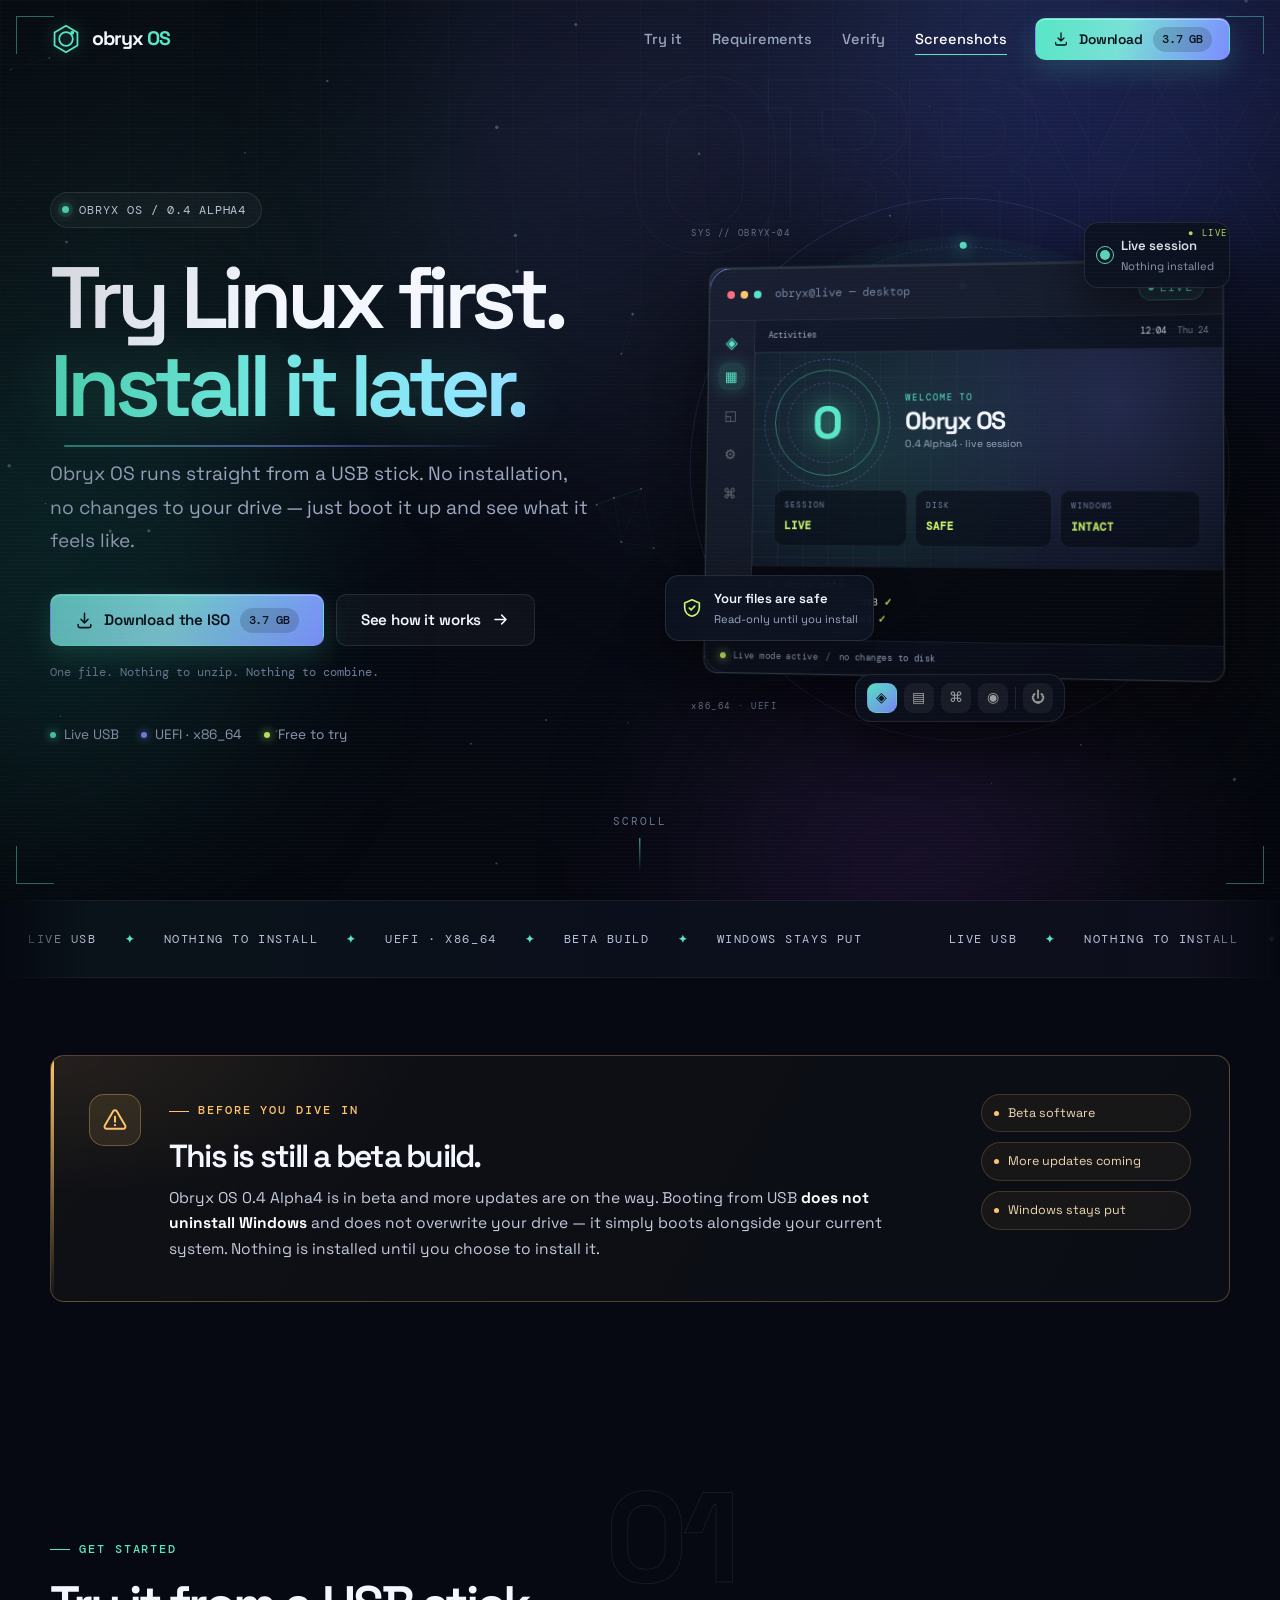
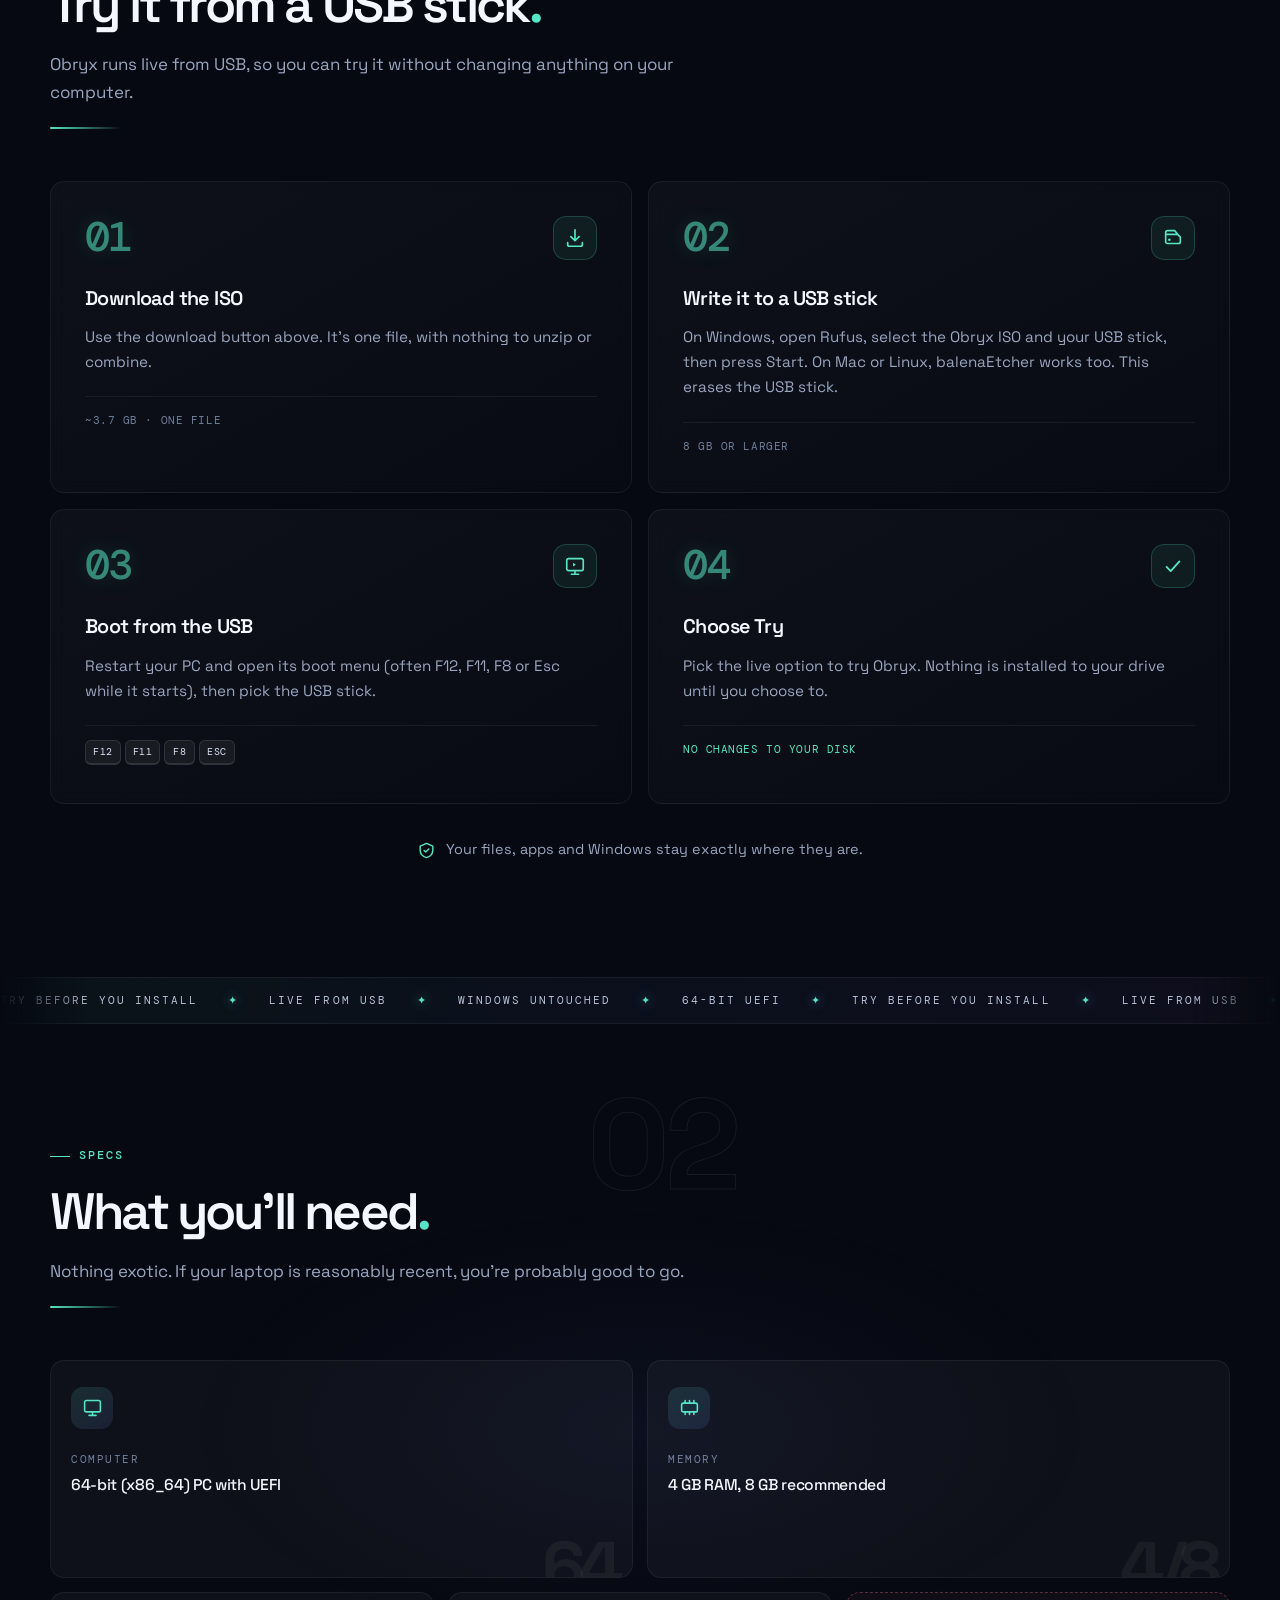
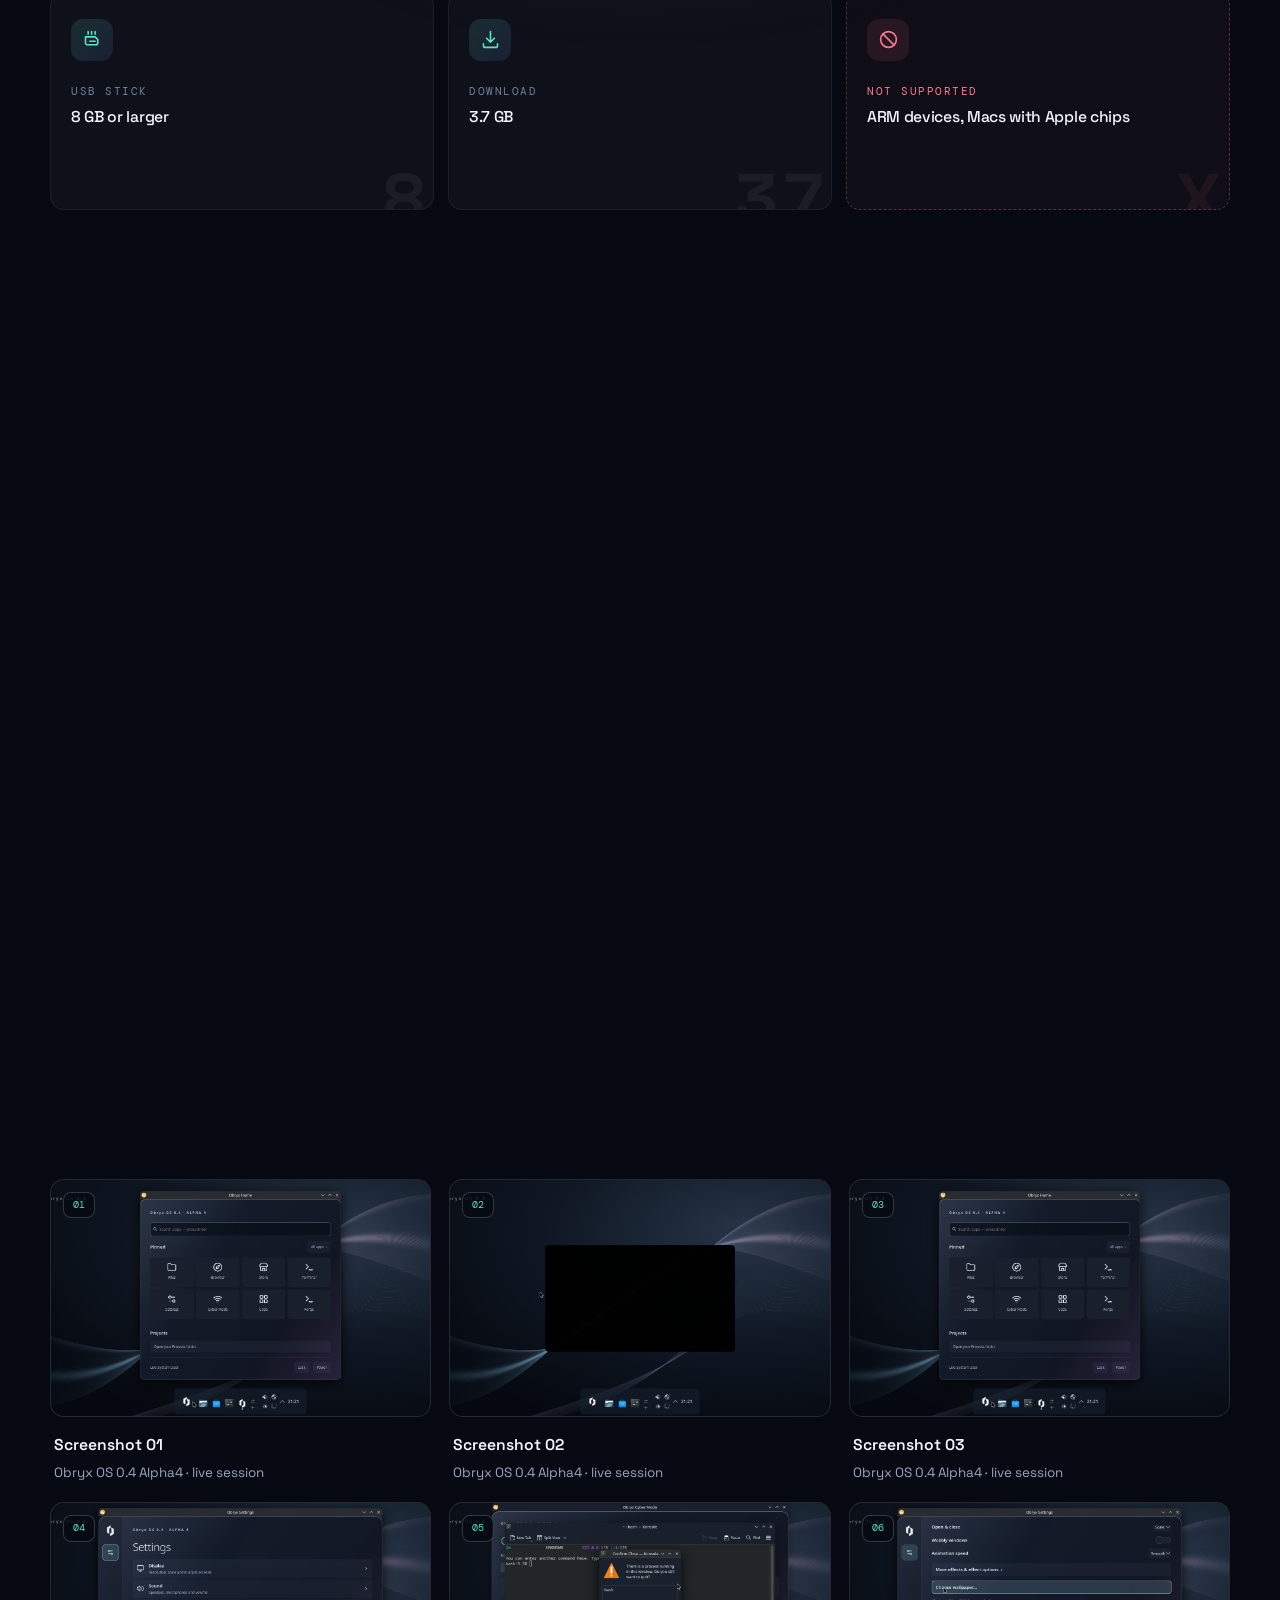
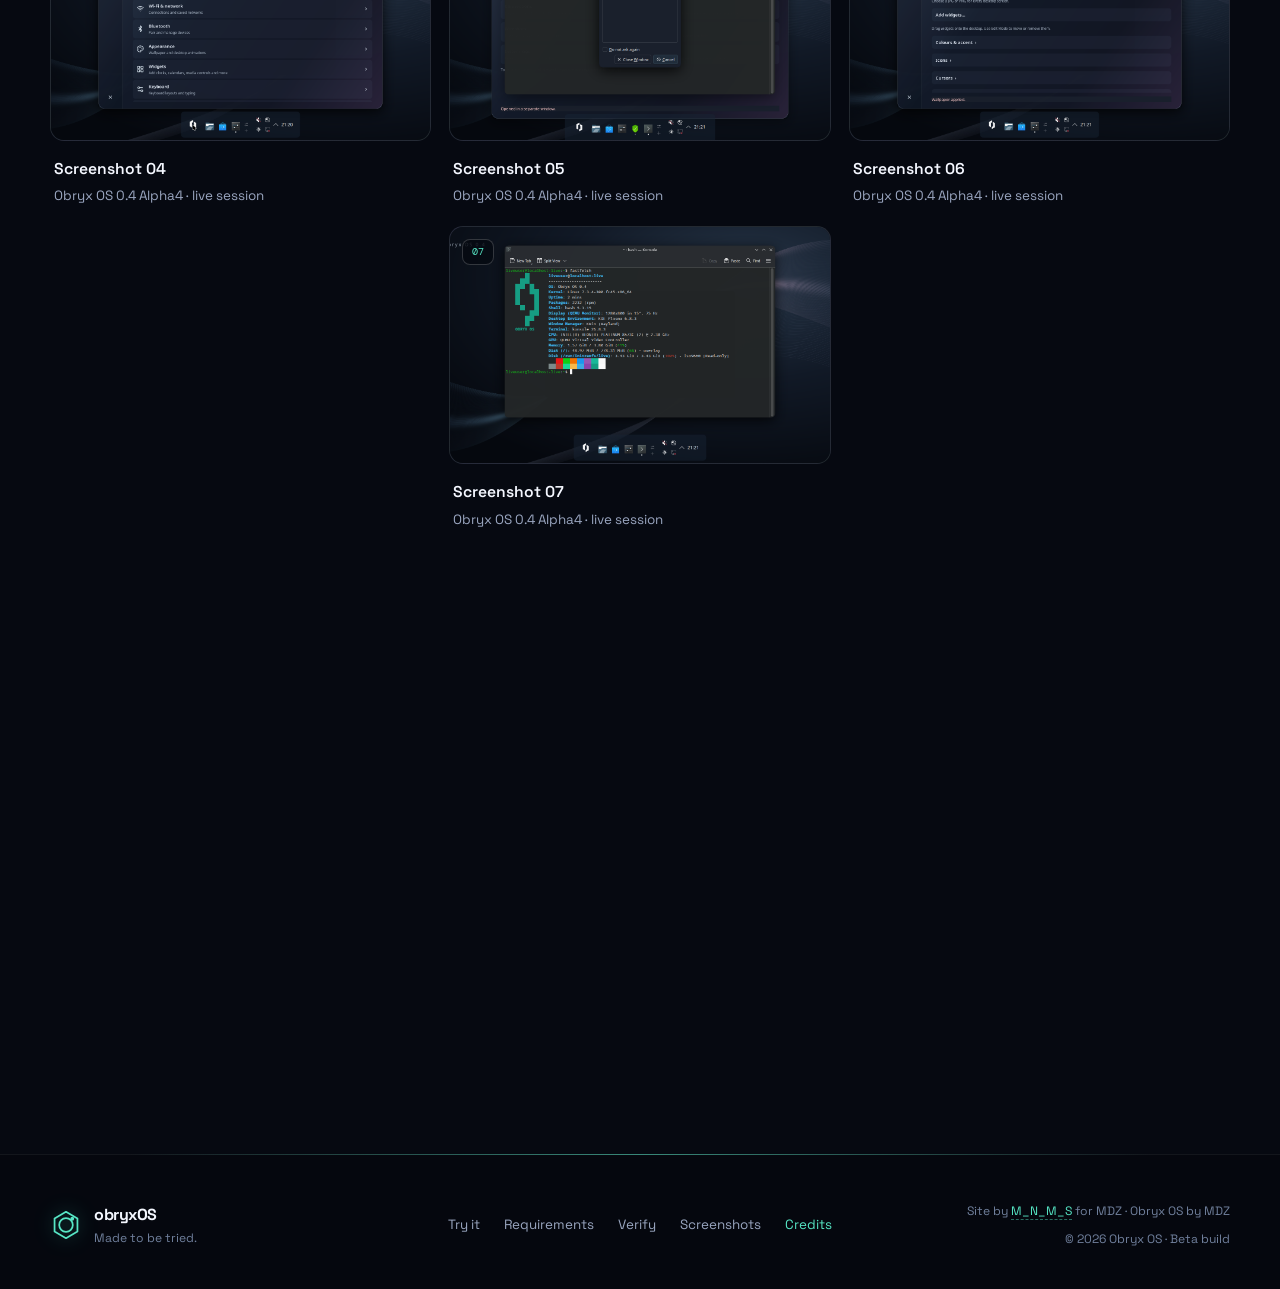
<file: index.html>
<!doctype html>
<html lang="en">
<head>
  <meta charset="utf-8">
  <meta name="viewport" content="width=device-width, initial-scale=1">
  <title>Obryx OS — Try Linux before you install it</title>
  <meta name="description" content="Obryx OS 0.4 Alpha4 runs live from a USB stick. Try a fresh Linux desktop without changing Windows, without installing anything and without touching your files.">
  <meta name="theme-color" content="#060911">
  <link rel="icon" href="assets/favicon.svg" type="image/svg+xml">
  <link rel="preconnect" href="https://fonts.googleapis.com">
  <link rel="preconnect" href="https://fonts.gstatic.com" crossorigin>
  <link href="https://fonts.googleapis.com/css2?family=DM+Mono:wght@400;500&family=Space+Grotesk:wght@400;500;600;700&display=swap" rel="stylesheet">
  <link rel="stylesheet" href="styles.css?v=3">
  <link rel="stylesheet" href="enhance.css?v=11">
  <link rel="stylesheet" href="ultra.css?v=5">
  <script src="script.js?v=17" defer></script>
</head>
<body>
  <!-- Desktop-only gate: shown automatically on phones and tablets. -->
  <div class="device-gate" id="deviceGate" hidden role="dialog" aria-modal="true" aria-labelledby="deviceGateTitle">
    <div class="device-gate__grid" aria-hidden="true"></div>
    <div class="device-gate__card">
      <div class="device-gate__icon" aria-hidden="true">
        <svg viewBox="0 0 24 24" fill="none"><rect x="2.5" y="4" width="19" height="13" rx="2" stroke="currentColor" stroke-width="1.8"/><path d="M8 21h8m-4-4v4" stroke="currentColor" stroke-width="1.8" stroke-linecap="round"/></svg>
      </div>
      <span class="kicker kicker--amber">Desktop only</span>
      <h2 id="deviceGateTitle">Obryx OS is for PCs.</h2>
      <p>Obryx OS is a Linux distribution for <strong>64-bit (x86_64) UEFI computers</strong>. This site is built for a desktop screen, so it can't be opened on a phone or tablet.</p>
      <ul class="device-gate__list">
        <li><span></span> 64-bit PC with UEFI</li>
        <li><span></span> 4 GB RAM · 8 GB recommended</li>
        <li><span></span> Runs live from USB — Windows untouched</li>
      </ul>
      <p class="device-gate__foot">Please open this page on a computer.</p>
    </div>
  </div>

  <a class="skip-link" href="#main">Skip to content</a>
  <div class="scroll-progress" id="scrollProgress" aria-hidden="true"></div>

  <div class="aurora" aria-hidden="true">
    <span class="aurora-blob aurora-blob--one"></span>
    <span class="aurora-blob aurora-blob--two"></span>
    <span class="aurora-blob aurora-blob--three"></span>
    <span class="aurora-grid"></span>
  </div>

  <!-- Admin-controlled atmosphere: scanlines, vignette, corner brackets. -->
  <div class="obryx-fx" aria-hidden="true">
    <span class="obryx-scanlines"></span>
    <span class="obryx-vignette"></span>
    <span class="obryx-corners"><i></i><i></i><i></i><i></i></span>
  </div>

  <header class="site-header" id="siteHeader">
    <nav class="nav container" aria-label="Main navigation">
      <a class="brand" href="#top" aria-label="Obryx OS — back to top">
        <svg class="brand-mark" viewBox="0 0 40 40" fill="none" aria-hidden="true">
          <path d="M20 3.5 34.3 11.8v16.4L20 36.5 5.7 28.2V11.8L20 3.5Z" stroke="currentColor" stroke-width="2.2" stroke-linejoin="round"/>
          <path d="M20 11.5a8.5 8.5 0 1 0 0 17 8.5 8.5 0 0 0 0-17Z" stroke="currentColor" stroke-width="2.2"/>
          <circle cx="27.8" cy="12.2" r="2.4" fill="currentColor"/>
        </svg>
        <span class="brand-name">obryx<span>OS</span></span>
      </a>

      <button class="nav-toggle" id="navToggle" type="button" aria-expanded="false" aria-controls="primaryNav" aria-label="Open menu">
        <span></span><span></span><span></span>
      </button>

      <ul class="nav-links" id="primaryNav">
        <li><a href="#try">Try it</a></li>
        <li><a href="#requirements">Requirements</a></li>
        <li><a href="#verify">Verify</a></li>
        <li><a href="#screenshots">Screenshots</a></li>
      </ul>

      <a class="btn btn--small btn--primary nav-cta" href="#" data-download>
        <svg viewBox="0 0 24 24" fill="none" aria-hidden="true"><path d="M12 3v12m0 0 4.5-4.5M12 15l-4.5-4.5M4 17v2a2 2 0 0 0 2 2h12a2 2 0 0 0 2-2v-2" stroke="currentColor" stroke-width="1.9" stroke-linecap="round" stroke-linejoin="round"/></svg>
        Download <span class="btn-meta">3.7 GB</span>
      </a>
    </nav>
  </header>

  <main id="main">
    <!-- ───────────────────────── HERO ───────────────────────── -->
    <section class="hero" id="top">
      <canvas class="particle-field" id="particleField" aria-hidden="true"></canvas>
      <div class="container hero-grid">
        <div class="hero-copy">
          <div class="eyebrow reveal"><span class="eyebrow-dot"></span> <span data-copy-text="eyebrow">Obryx OS / 0.4 Alpha4</span></div>
          <h1 class="reveal" style="--delay:.06s"><span data-copy-text="heroTop">Try Linux first.</span><br><span class="gradient-text" data-copy-text="heroAccent">Install it later.</span></h1>
          <p class="hero-lead reveal" style="--delay:.12s" data-copy-text="heroLead">Obryx OS runs straight from a USB stick. No installation, no changes to your drive — just boot it up and see what it feels like.</p>
          <div class="hero-actions reveal" style="--delay:.18s">
            <a class="btn btn--primary btn--glow" href="#" data-download>
              <svg viewBox="0 0 24 24" fill="none" aria-hidden="true"><path d="M12 3v12m0 0 4.5-4.5M12 15l-4.5-4.5M4 17v2a2 2 0 0 0 2 2h12a2 2 0 0 0 2-2v-2" stroke="currentColor" stroke-width="1.9" stroke-linecap="round" stroke-linejoin="round"/></svg>
              Download the ISO <span class="btn-meta">3.7 GB</span>
            </a>
            <a class="btn btn--ghost" href="#try">
              See how it works
              <svg viewBox="0 0 24 24" fill="none" aria-hidden="true"><path d="M5 12h14m0 0-5.5-5.5M19 12l-5.5 5.5" stroke="currentColor" stroke-width="1.9" stroke-linecap="round" stroke-linejoin="round"/></svg>
            </a>
          </div>
          <p class="hero-fineprint reveal" style="--delay:.24s" data-copy-text="fineprint">One file. Nothing to unzip. Nothing to combine.</p>
          <ul class="hero-chips reveal" style="--delay:.3s" aria-label="Highlights">
            <li><span class="chip-dot chip-dot--teal"></span> Live USB</li>
            <li><span class="chip-dot chip-dot--indigo"></span> UEFI · x86_64</li>
            <li><span class="chip-dot chip-dot--lime"></span> Free to try</li>
          </ul>
        </div>

        <div class="hero-visual reveal" style="--delay:.16s" id="heroVisual" data-tilt data-tilt-max="6">
          <div class="orbit orbit--outer"></div>
          <div class="orbit orbit--inner"></div>
          <span class="hud hud--tl">SYS // OBRYX-04</span>
          <span class="hud hud--tr">● LIVE</span>
          <span class="hud hud--bl">x86_64 · UEFI</span>

          <div class="terminal-card">
            <div class="terminal-bar">
              <span class="window-dots" aria-hidden="true"><i></i><i></i><i></i></span>
              <span class="terminal-title">obryx@live — desktop</span>
              <span class="terminal-live"><i></i> LIVE</span>
            </div>

            <div class="desktop-ui" aria-hidden="true">
              <div class="dp-rail">
                <span class="dp-mark">◈</span>
                <span class="dp-ico is-active">▦</span>
                <span class="dp-ico">◱</span>
                <span class="dp-ico">⚙</span>
                <span class="dp-ico">⌘</span>
                <span class="dp-ico dp-ico--last">⏻</span>
              </div>
              <div class="dp-screen">
                <div class="dp-topbar"><span>Activities</span><span class="dp-clock">12:04 <i>Thu 24</i></span></div>
                <div class="dp-wall">
                  <div class="dp-orb"><span>O</span></div>
                  <div class="dp-welcome">
                    <small>WELCOME TO</small>
                    <strong>Obryx OS</strong>
                    <em>0.4 Alpha4 · live session</em>
                  </div>
                  <div class="dp-widgets">
                    <div class="dp-widget"><span>SESSION</span><b>LIVE</b></div>
                    <div class="dp-widget"><span>DISK</span><b>SAFE</b></div>
                    <div class="dp-widget"><span>WINDOWS</span><b>INTACT</b></div>
                  </div>
                </div>
                <div class="dp-console">
                  <p><span>$</span> obryx info</p>
                  <p><i>Mode</i> LIVE / USB <b>✓</b></p>
                  <p><i>Files</i> untouched <b>✓</b></p>
                </div>
              </div>
            </div>

            <div class="terminal-bottom"><span class="tb-dot"></span> Live mode active <span class="tb-sep">/</span> no changes to disk</div>
          </div>

          <div class="dock" role="toolbar" aria-label="Live session dock">
            <button class="dock-icon dock-icon--teal" type="button" data-dock="desktop" aria-label="Live desktop" aria-pressed="false">◈</button>
            <button class="dock-icon" type="button" data-dock="files" aria-label="Your files" aria-pressed="false">▤</button>
            <button class="dock-icon" type="button" data-dock="terminal" aria-label="Terminal" aria-pressed="false">⌘</button>
            <button class="dock-icon" type="button" data-dock="updates" aria-label="Build updates" aria-pressed="false">◉</button>
            <span class="dock-divider"></span>
            <button class="dock-icon" type="button" data-dock="power" aria-label="Power" aria-pressed="false">⏻</button>
          </div>

          <div class="dock-panel" id="dockPanel" role="dialog" aria-label="Dock details" aria-hidden="true">
            <button class="dock-panel__close" id="dockPanelClose" type="button" aria-label="Close panel">×</button>
            <span class="dock-panel__kicker" id="dockPanelKicker"></span>
            <strong class="dock-panel__title" id="dockPanelTitle"></strong>
            <p class="dock-panel__text" id="dockPanelText"></p>
            <ul class="dock-panel__lines" id="dockPanelLines"></ul>
          </div>

          <div class="float-badge float-badge--top">
            <span class="badge-pulse"></span>
            <span><strong>Live session</strong><small>Nothing installed</small></span>
          </div>
          <div class="float-badge float-badge--bottom">
            <svg viewBox="0 0 24 24" fill="none" aria-hidden="true"><path d="M12 3 4 6.5v5c0 4.6 3.2 8.4 8 9.5 4.8-1.1 8-4.9 8-9.5v-5L12 3Z" stroke="currentColor" stroke-width="1.8" stroke-linejoin="round"/><path d="m9 12 2 2 4-4" stroke="currentColor" stroke-width="1.8" stroke-linecap="round" stroke-linejoin="round"/></svg>
            <span><strong>Your files are safe</strong><small>Read-only until you install</small></span>
          </div>
        </div>
      </div>
      <a class="scroll-hint" href="#notice" aria-label="Scroll down">
        <span>Scroll</span><i></i>
      </a>
    </section>

    <!-- ───────────────────────── TICKER ───────────────────────── -->
    <div class="ticker" aria-hidden="true">
      <div class="ticker-track">
        <div class="ticker-group">
          <span>Live USB</span><b>✦</b><span>Nothing to install</span><b>✦</b><span>UEFI · x86_64</span><b>✦</b><span>Beta build</span><b>✦</b><span>Windows stays put</span><b>✦</b>
        </div>
        <div class="ticker-group">
          <span>Live USB</span><b>✦</b><span>Nothing to install</span><b>✦</b><span>UEFI · x86_64</span><b>✦</b><span>Beta build</span><b>✦</b><span>Windows stays put</span><b>✦</b>
        </div>
      </div>
    </div>

    <!-- ───────────────────────── NOTICE ───────────────────────── -->
    <section class="section notice-section" id="notice">
      <div class="container">
        <div class="notice-card reveal">
          <div class="notice-icon" aria-hidden="true">
            <svg viewBox="0 0 24 24" fill="none"><path d="M10.3 3.9 2.6 17.1a2 2 0 0 0 1.7 3h15.4a2 2 0 0 0 1.7-3L13.7 3.9a2 2 0 0 0-3.4 0Z" stroke="currentColor" stroke-width="1.8" stroke-linejoin="round"/><path d="M12 9v4.5" stroke="currentColor" stroke-width="1.9" stroke-linecap="round"/><circle cx="12" cy="16.8" r="1" fill="currentColor"/></svg>
          </div>
          <div class="notice-copy">
            <span class="kicker kicker--amber">Before you dive in</span>
            <h2>This is still a beta build.</h2>
            <p>Obryx OS 0.4 Alpha4 is in beta and more updates are on the way. Booting from USB <strong>does not uninstall Windows</strong> and does not overwrite your drive — it simply boots alongside your current system. Nothing is installed until you choose to install it.</p>
          </div>
          <ul class="notice-tags" aria-label="Good to know">
            <li><span></span> Beta software</li>
            <li><span></span> More updates coming</li>
            <li><span></span> Windows stays put</li>
          </ul>
        </div>
      </div>
    </section>

    <!-- ───────────────────────── STEPS ───────────────────────── -->
    <section class="section steps-section" id="try">
      <div class="container">
        <div class="section-head reveal">
          <span class="ghost-number" aria-hidden="true"><i>0</i><i>1</i></span>
          <span class="kicker">Get started</span>
          <h2>Try it from a USB stick<span class="accent-dot">.</span></h2>
          <p>Obryx runs live from USB, so you can try it without changing anything on your computer.</p>
        </div>

        <ol class="steps-grid">
          <li class="step reveal" data-tilt>
            <div class="step-top"><span class="step-number">01</span><span class="step-icon" aria-hidden="true"><svg viewBox="0 0 24 24" fill="none"><path d="M12 3v12m0 0 4.5-4.5M12 15l-4.5-4.5M4 17v2a2 2 0 0 0 2 2h12a2 2 0 0 0 2-2v-2" stroke="currentColor" stroke-width="1.8" stroke-linecap="round" stroke-linejoin="round"/></svg></span></div>
            <h3>Download the ISO</h3>
            <p>Use the download button above. It's one file, with nothing to unzip or combine.</p>
            <span class="step-foot">~3.7 GB · one file</span>
          </li>
          <li class="step reveal" data-tilt style="--delay:.08s">
            <div class="step-top"><span class="step-number">02</span><span class="step-icon" aria-hidden="true"><svg viewBox="0 0 24 24" fill="none"><path d="M4 8h13l3 3v5a2 2 0 0 1-2 2H6a2 2 0 0 1-2-2V8Z" stroke="currentColor" stroke-width="1.8" stroke-linejoin="round"/><path d="M4 8V6a2 2 0 0 1 2-2h8l3 4" stroke="currentColor" stroke-width="1.8" stroke-linejoin="round"/><circle cx="8" cy="14" r="1.4" fill="currentColor"/></svg></span></div>
            <h3>Write it to a USB stick</h3>
            <p>On Windows, open Rufus, select the Obryx ISO and your USB stick, then press Start. On Mac or Linux, balenaEtcher works too. This erases the USB stick.</p>
            <span class="step-foot">8 GB or larger</span>
          </li>
          <li class="step reveal" data-tilt style="--delay:.16s">
            <div class="step-top"><span class="step-number">03</span><span class="step-icon" aria-hidden="true"><svg viewBox="0 0 24 24" fill="none"><rect x="3" y="4" width="18" height="13" rx="2" stroke="currentColor" stroke-width="1.8"/><path d="M8 21h8m-4-4v4" stroke="currentColor" stroke-width="1.8" stroke-linecap="round"/><path d="m9.8 8.4 3.2 2.1-3.2 2.1V8.4Z" fill="currentColor"/></svg></span></div>
            <h3>Boot from the USB</h3>
            <p>Restart your PC and open its boot menu (often F12, F11, F8 or Esc while it starts), then pick the USB stick.</p>
            <span class="step-foot"><kbd>F12</kbd><kbd>F11</kbd><kbd>F8</kbd><kbd>Esc</kbd></span>
          </li>
          <li class="step reveal" data-tilt style="--delay:.24s">
            <div class="step-top"><span class="step-number">04</span><span class="step-icon" aria-hidden="true"><svg viewBox="0 0 24 24" fill="none"><path d="m5 13 4.5 4.5L19 7" stroke="currentColor" stroke-width="2" stroke-linecap="round" stroke-linejoin="round"/></svg></span></div>
            <h3>Choose Try</h3>
            <p>Pick the live option to try Obryx. Nothing is installed to your drive until you choose to.</p>
            <span class="step-foot step-foot--accent">No changes to your disk</span>
          </li>
        </ol>

        <p class="steps-note reveal"><svg viewBox="0 0 24 24" fill="none" aria-hidden="true"><path d="M12 3 4 6.5v5c0 4.6 3.2 8.4 8 9.5 4.8-1.1 8-4.9 8-9.5v-5L12 3Z" stroke="currentColor" stroke-width="1.8" stroke-linejoin="round"/><path d="m9 12 2 2 4-4" stroke="currentColor" stroke-width="1.8" stroke-linecap="round" stroke-linejoin="round"/></svg> Your files, apps and Windows stay exactly where they are.</p>
      </div>
    </section>

    <div class="ticker" aria-hidden="true">
      <div class="ticker-track">
        <span>Try before you install</span><i>✦</i><span>Live from USB</span><i>✦</i><span>Windows untouched</span><i>✦</i><span>64-bit UEFI</span><i>✦</i>
        <span>Try before you install</span><i>✦</i><span>Live from USB</span><i>✦</i><span>Windows untouched</span><i>✦</i><span>64-bit UEFI</span><i>✦</i>
      </div>
    </div>

    <!-- ───────────────────────── REQUIREMENTS ───────────────────────── -->
    <section class="section requirements-section" id="requirements">
      <div class="container">
        <div class="section-head reveal">
          <span class="ghost-number" aria-hidden="true"><i>0</i><i>2</i></span>
          <span class="kicker">Specs</span>
          <h2>What you'll need<span class="accent-dot">.</span></h2>
          <p>Nothing exotic. If your laptop is reasonably recent, you're probably good to go.</p>
        </div>

        <div class="req-grid">
          <article class="req-card reveal" data-tilt data-stat="64">
            <span class="req-icon" aria-hidden="true"><svg viewBox="0 0 24 24" fill="none"><rect x="3" y="4" width="18" height="13" rx="2" stroke="currentColor" stroke-width="1.8"/><path d="M8 21h8m-4-4v4" stroke="currentColor" stroke-width="1.8" stroke-linecap="round"/></svg></span>
            <span class="req-label">Computer</span>
            <p>64-bit (x86_64) PC with UEFI</p>
          </article>
          <article class="req-card reveal" data-tilt data-stat="4/8" style="--delay:.06s">
            <span class="req-icon" aria-hidden="true"><svg viewBox="0 0 24 24" fill="none"><rect x="3" y="7" width="18" height="10" rx="2" stroke="currentColor" stroke-width="1.8"/><path d="M7 7V4m5 3V4m5 3V4M7 20v-3m5 3v-3m5 3v-3" stroke="currentColor" stroke-width="1.8" stroke-linecap="round"/></svg></span>
            <span class="req-label">Memory</span>
            <p>4 GB RAM, 8 GB recommended</p>
          </article>
          <article class="req-card reveal" data-tilt data-stat="8" style="--delay:.12s">
            <span class="req-icon" aria-hidden="true"><svg viewBox="0 0 24 24" fill="none"><path d="M4 9h11l3 3v4a2 2 0 0 1-2 2H6a2 2 0 0 1-2-2V9Z" stroke="currentColor" stroke-width="1.8" stroke-linejoin="round"/><path d="M7 3v3m4-3v3m4-3v3M9 14h6" stroke="currentColor" stroke-width="1.8" stroke-linecap="round"/></svg></span>
            <span class="req-label">USB stick</span>
            <p>8 GB or larger</p>
          </article>
          <article class="req-card reveal" data-tilt data-stat="3.7" style="--delay:.18s">
            <span class="req-icon" aria-hidden="true"><svg viewBox="0 0 24 24" fill="none"><path d="M12 3v12m0 0 4.5-4.5M12 15l-4.5-4.5M4 17v2a2 2 0 0 0 2 2h12a2 2 0 0 0 2-2v-2" stroke="currentColor" stroke-width="1.8" stroke-linecap="round" stroke-linejoin="round"/></svg></span>
            <span class="req-label">Download</span>
            <p>3.7 GB</p>
          </article>
          <article class="req-card req-card--warn reveal" data-tilt data-stat="X" style="--delay:.24s">
            <span class="req-icon" aria-hidden="true"><svg viewBox="0 0 24 24" fill="none"><circle cx="12" cy="12" r="9" stroke="currentColor" stroke-width="1.8"/><path d="m5.6 5.6 12.8 12.8" stroke="currentColor" stroke-width="1.8" stroke-linecap="round"/></svg></span>
            <span class="req-label">Not supported</span>
            <p>ARM devices, Macs with Apple chips</p>
          </article>
        </div>
      </div>
    </section>

    <!-- ───────────────────────── VERIFY ───────────────────────── -->
    <section class="section verify-section" id="verify">
      <div class="container verify-grid">
        <div class="verify-copy reveal">
          <span class="ghost-number" aria-hidden="true"><i>0</i><i>3</i></span>
          <span class="kicker">Optional, but smart</span>
          <h2>Verify your download<span class="accent-dot">.</span></h2>
          <p>Optional. Check that the ISO isn't damaged by comparing its SHA-256 hash. In PowerShell:</p>
          <ul class="verify-notes">
            <li><span>01</span> Open PowerShell in the folder with your ISO.</li>
            <li><span>02</span> Paste the command and press Enter.</li>
            <li><span>03</span> Compare the result with the hash below.</li>
          </ul>
        </div>

        <div class="code-card reveal" data-tilt style="--delay:.12s">
          <div class="code-top">
            <span class="window-dots" aria-hidden="true"><i></i><i></i><i></i></span>
            <span class="code-title">PowerShell</span>
            <button class="copy-btn" type="button" data-copy="command" aria-label="Copy the PowerShell command">
              <svg viewBox="0 0 24 24" fill="none" aria-hidden="true"><rect x="8" y="8" width="12" height="12" rx="2" stroke="currentColor" stroke-width="1.8"/><path d="M16 8V6a2 2 0 0 0-2-2H6a2 2 0 0 0-2 2v8a2 2 0 0 0 2 2h2" stroke="currentColor" stroke-width="1.8"/></svg>
              <span>Copy</span>
            </button>
          </div>
          <pre class="code-body"><code>(Get-FileHash .\Obryx-OS-0.4-Alpha4-x86_64.iso).Hash</code></pre>
          <div class="hash-block">
            <div class="hash-label"><span class="hash-check" aria-hidden="true">✓</span> Expected</div>
            <div class="hash-value-row">
              <code class="hash-value" id="expectedHash">46d071d4d011ff0061a7baf3316e9689484490169a2b9ca1ca892a2e712cbefb</code>
              <button class="copy-btn copy-btn--hash" type="button" data-copy="hash" aria-label="Copy the expected SHA-256 hash">
                <svg viewBox="0 0 24 24" fill="none" aria-hidden="true"><rect x="8" y="8" width="12" height="12" rx="2" stroke="currentColor" stroke-width="1.8"/><path d="M16 8V6a2 2 0 0 0-2-2H6a2 2 0 0 0-2 2v8a2 2 0 0 0 2 2h2" stroke="currentColor" stroke-width="1.8"/></svg>
                <span>Copy</span>
              </button>
            </div>
          </div>
        </div>
      </div>
    </section>

    <!-- ───────────────────────── SCREENSHOTS ───────────────────────── -->
    <section class="section gallery-section" id="screenshots">
      <div class="container">
        <div class="section-head section-head--split reveal">
          <span class="ghost-number" aria-hidden="true"><i>0</i><i>4</i></span>
          <div>
            <span class="kicker">A closer look</span>
            <h2>What it looks like<span class="accent-dot">.</span></h2>
          </div>
          <p>Seven real shots from inside Obryx OS 0.4 Alpha4 — click any image to take a closer look.</p>
        </div>

        <div class="shots-grid">
          <figure class="shot reveal">
            <div class="shot-frame">
              <img class="shot-img" data-shot="assets/screenshots/obryx-shot-01.png" src="assets/screenshots/obryx-shot-01.png" alt="Obryx OS screenshot 1" loading="lazy">
            </div>
            <figcaption><strong>Screenshot 01</strong><span>Obryx OS 0.4 Alpha4 · live session</span></figcaption>
          </figure>

          <figure class="shot reveal" style="--delay:.06s">
            <div class="shot-frame">
              <img class="shot-img" data-shot="assets/screenshots/obryx-shot-02.png" src="assets/screenshots/obryx-shot-02.png" alt="Obryx OS screenshot 2" loading="lazy">
            </div>
            <figcaption><strong>Screenshot 02</strong><span>Obryx OS 0.4 Alpha4 · live session</span></figcaption>
          </figure>

          <figure class="shot reveal" style="--delay:.12s">
            <div class="shot-frame">
              <img class="shot-img" data-shot="assets/screenshots/obryx-shot-03.png" src="assets/screenshots/obryx-shot-03.png" alt="Obryx OS screenshot 3" loading="lazy">
            </div>
            <figcaption><strong>Screenshot 03</strong><span>Obryx OS 0.4 Alpha4 · live session</span></figcaption>
          </figure>

          <figure class="shot reveal">
            <div class="shot-frame">
              <img class="shot-img" data-shot="assets/screenshots/obryx-shot-04.png" src="assets/screenshots/obryx-shot-04.png" alt="Obryx OS screenshot 4" loading="lazy">
            </div>
            <figcaption><strong>Screenshot 04</strong><span>Obryx OS 0.4 Alpha4 · live session</span></figcaption>
          </figure>

          <figure class="shot reveal" style="--delay:.06s">
            <div class="shot-frame">
              <img class="shot-img" data-shot="assets/screenshots/obryx-shot-05.png" src="assets/screenshots/obryx-shot-05.png" alt="Obryx OS screenshot 5" loading="lazy">
            </div>
            <figcaption><strong>Screenshot 05</strong><span>Obryx OS 0.4 Alpha4 · live session</span></figcaption>
          </figure>

          <figure class="shot reveal" style="--delay:.12s">
            <div class="shot-frame">
              <img class="shot-img" data-shot="assets/screenshots/obryx-shot-06.png" src="assets/screenshots/obryx-shot-06.png" alt="Obryx OS screenshot 6" loading="lazy">
            </div>
            <figcaption><strong>Screenshot 06</strong><span>Obryx OS 0.4 Alpha4 · live session</span></figcaption>
          </figure>

          <figure class="shot reveal">
            <div class="shot-frame">
              <img class="shot-img" data-shot="assets/screenshots/obryx-shot-07.png" src="assets/screenshots/obryx-shot-07.png" alt="Obryx OS screenshot 7" loading="lazy">
            </div>
            <figcaption><strong>Screenshot 07</strong><span>Obryx OS 0.4 Alpha4 · live session</span></figcaption>
          </figure>
        </div>
        <p class="gallery-note reveal"><svg viewBox="0 0 24 24" fill="none" aria-hidden="true"><circle cx="12" cy="12" r="9" stroke="currentColor" stroke-width="1.8"/><path d="M12 11v5m0-8h.01" stroke="currentColor" stroke-width="2" stroke-linecap="round"/></svg> All shots are from a live USB session on Obryx OS 0.4 Alpha4.</p>
      </div>
    </section>

    <!-- ───────────────────────── FINAL CTA ───────────────────────── -->
    <section class="cta-section" id="download">
      <div class="container">
        <div class="cta-card reveal">
          <div class="cta-glow" aria-hidden="true"></div>
          <div class="cta-content">
            <span class="kicker">Ready when you are</span>
            <h2>Take it for a spin<span class="accent-dot">.</span></h2>
            <p>Grab the ISO, write it to a USB stick, and you're minutes away from trying Obryx OS — without touching Windows.</p>
            <div class="cta-actions">
              <a class="btn btn--light" href="#" data-download>
                <svg viewBox="0 0 24 24" fill="none" aria-hidden="true"><path d="M12 3v12m0 0 4.5-4.5M12 15l-4.5-4.5M4 17v2a2 2 0 0 0 2 2h12a2 2 0 0 0 2-2v-2" stroke="currentColor" stroke-width="1.9" stroke-linecap="round" stroke-linejoin="round"/></svg>
                Download the ISO
              </a>
              <a class="btn btn--outline-light" href="#try">Read the steps</a>
            </div>
            <p class="cta-meta">3.7 GB <span>·</span> SHA-256 available <span>·</span> v0.4 Alpha4</p>
          </div>
          <div class="cta-art" aria-hidden="true">
            <div class="cta-ring cta-ring--1"></div>
            <div class="cta-ring cta-ring--2"></div>
            <div class="cta-ring cta-ring--3"></div>
            <svg class="cta-logo" viewBox="0 0 40 40" fill="none"><path d="M20 3.5 34.3 11.8v16.4L20 36.5 5.7 28.2V11.8L20 3.5Z" stroke="currentColor" stroke-width="1.6" stroke-linejoin="round"/><circle cx="20" cy="20" r="8.5" stroke="currentColor" stroke-width="1.6"/><circle cx="27.8" cy="12.2" r="2.4" fill="currentColor"/></svg>
          </div>
        </div>
      </div>
    </section>
  </main>

  <a class="back-top" id="backTop" href="#top" aria-label="Back to top">
    <svg viewBox="0 0 24 24" fill="none" aria-hidden="true"><path d="M12 19V5m0 0-6 6m6-6 6 6" stroke="currentColor" stroke-width="2" stroke-linecap="round" stroke-linejoin="round"/></svg>
  </a>

  <footer class="site-footer">
    <div class="container footer-inner">
      <div class="footer-brand">
        <svg class="brand-mark" viewBox="0 0 40 40" fill="none" aria-hidden="true"><path d="M20 3.5 34.3 11.8v16.4L20 36.5 5.7 28.2V11.8L20 3.5Z" stroke="currentColor" stroke-width="2.2" stroke-linejoin="round"/><path d="M20 11.5a8.5 8.5 0 1 0 0 17 8.5 8.5 0 0 0 0-17Z" stroke="currentColor" stroke-width="2.2"/><circle cx="27.8" cy="12.2" r="2.4" fill="currentColor"/></svg>
        <div><strong>obryxOS</strong><span>Made to be tried.</span></div>
      </div>
      <nav class="footer-links" aria-label="Footer navigation">
        <a href="#try">Try it</a><a href="#requirements">Requirements</a><a href="#verify">Verify</a><a href="#screenshots">Screenshots</a><a href="#credits" data-open-credits>Credits</a>
      </nav>
      <div class="footer-end">
        <span>Site by <a class="credit-link" href="https://guns.lol/m_n_m_s" target="_blank" rel="noopener noreferrer">M_N_M_S</a> for MDZ · Obryx OS by MDZ</span>
        <span>© 2026 Obryx OS · Beta build</span>
        <a class="back-top" href="#top">Back to top <svg viewBox="0 0 24 24" fill="none" aria-hidden="true"><path d="M12 19V5m0 0-6 6m6-6 6 6" stroke="currentColor" stroke-width="1.9" stroke-linecap="round" stroke-linejoin="round"/></svg></a>
      </div>
    </div>
  </footer>

  <!-- Beta confirmation shown before any download / repository redirect -->
  <div class="modal" id="downloadModal" hidden role="dialog" aria-modal="true" aria-labelledby="modalTitle">
    <div class="modal-backdrop" data-close-modal></div>
    <div class="modal-card">
      <button class="modal-close" type="button" data-close-modal aria-label="Close warning">
        <svg viewBox="0 0 24 24" fill="none" aria-hidden="true"><path d="M6 6l12 12M18 6 6 18" stroke="currentColor" stroke-width="2" stroke-linecap="round"/></svg>
      </button>
      <div class="modal-icon" aria-hidden="true">
        <svg viewBox="0 0 24 24" fill="none"><path d="M10.3 3.9 2.6 17.1a2 2 0 0 0 1.7 3h15.4a2 2 0 0 0 1.7-3L13.7 3.9a2 2 0 0 0-3.4 0Z" stroke="currentColor" stroke-width="1.8" stroke-linejoin="round"/><path d="M12 9v4.5" stroke="currentColor" stroke-width="1.9" stroke-linecap="round"/><circle cx="12" cy="16.8" r="1" fill="currentColor"/></svg>
      </div>
      <span class="kicker kicker--amber">Before you continue</span>
      <h2 id="modalTitle">One quick reminder.</h2>
      <p>Obryx OS 0.4 Alpha4 is <strong>still in beta</strong> and more updates are on the way. Running it from USB does <strong>not</strong> uninstall Windows or touch your drive — it simply boots alongside your current system. Nothing is installed until you choose to.</p>
      <ul class="modal-points">
        <li><span></span> Beta software — expect a few rough edges</li>
        <li><span></span> Windows stays exactly where it is</li>
        <li><span></span> You'll need an 8 GB+ USB stick</li>
      </ul>
      <div class="modal-actions">
        <button class="btn btn--primary" id="agreeDownload" type="button">I agree — download ISO
          <svg viewBox="0 0 24 24" fill="none" aria-hidden="true"><path d="M12 3v12m0 0 4.5-4.5M12 15l-4.5-4.5M4 17v2a2 2 0 0 0 2 2h12a2 2 0 0 0 2-2v-2" stroke="currentColor" stroke-width="1.9" stroke-linecap="round" stroke-linejoin="round"/></svg>
        </button>
        <button class="btn btn--ghost" type="button" data-close-modal>Maybe later</button>
      </div>
      <p class="modal-fine" id="downloadFine">The ISO will be saved to your Downloads folder.</p>
    </div>
  </div>

  <!-- Credits -->
  <div class="modal" id="creditsModal" hidden role="dialog" aria-modal="true" aria-labelledby="creditsTitle">
    <div class="modal-backdrop" data-close-credits></div>
    <div class="modal-card credits-card">
      <button class="modal-close" type="button" data-close-credits aria-label="Close credits">
        <svg viewBox="0 0 24 24" fill="none" aria-hidden="true"><path d="M6 6l12 12M18 6 6 18" stroke="currentColor" stroke-width="2" stroke-linecap="round"/></svg>
      </button>
      <div class="modal-icon credits-icon" aria-hidden="true">
        <svg viewBox="0 0 24 24" fill="none"><path d="M12 20.5 3.5 15V9L12 3.5 20.5 9v6L12 20.5Z" stroke="currentColor" stroke-width="1.6" stroke-linejoin="round"/><path d="M12 8.2a3.8 3.8 0 1 0 0 7.6 3.8 3.8 0 0 0 0-7.6Z" stroke="currentColor" stroke-width="1.6"/></svg>
      </div>
      <span class="kicker">Credits</span>
      <h2 id="creditsTitle">Who made this.</h2>
      <p>Two separate projects, one landing page.</p>
      <div class="credits-grid">
        <div class="credit-item">
          <small>The website</small>
          <strong><a class="credit-link" href="https://guns.lol/m_n_m_s" target="_blank" rel="noopener noreferrer">M_N_M_S</a></strong>
          <span>Made this site <em>for MDZ</em>.</span>
        </div>
        <div class="credit-item">
          <small>Obryx OS</small>
          <strong>MDZ</strong>
          <span>The person who created Obryx OS.</span>
        </div>
      </div>
      <div class="modal-actions">
        <button class="btn btn--primary" type="button" data-close-credits>Close</button>
      </div>
    </div>
  </div>

  <div class="lightbox" id="lightbox" hidden role="dialog" aria-modal="true" aria-label="Screenshot viewer">
    <button class="lightbox-close" id="lightboxClose" type="button" aria-label="Close screenshot">
      <svg viewBox="0 0 24 24" fill="none" aria-hidden="true"><path d="M6 6l12 12M18 6 6 18" stroke="currentColor" stroke-width="2" stroke-linecap="round"/></svg>
    </button>
    <button class="lightbox-nav lightbox-nav--prev" id="lightboxPrev" type="button" aria-label="Previous screenshot">
      <svg viewBox="0 0 24 24" fill="none" aria-hidden="true"><path d="m14 6-6 6 6 6" stroke="currentColor" stroke-width="2" stroke-linecap="round" stroke-linejoin="round"/></svg>
    </button>
    <figure><img id="lightboxImg" alt=""><figcaption id="lightboxCaption"></figcaption></figure>
    <button class="lightbox-nav lightbox-nav--next" id="lightboxNext" type="button" aria-label="Next screenshot">
      <svg viewBox="0 0 24 24" fill="none" aria-hidden="true"><path d="m10 6 6 6-6 6" stroke="currentColor" stroke-width="2" stroke-linecap="round" stroke-linejoin="round"/></svg>
    </button>
    <span class="lightbox-count" id="lightboxCount"></span>
  </div>
</body>
</html>
</file>
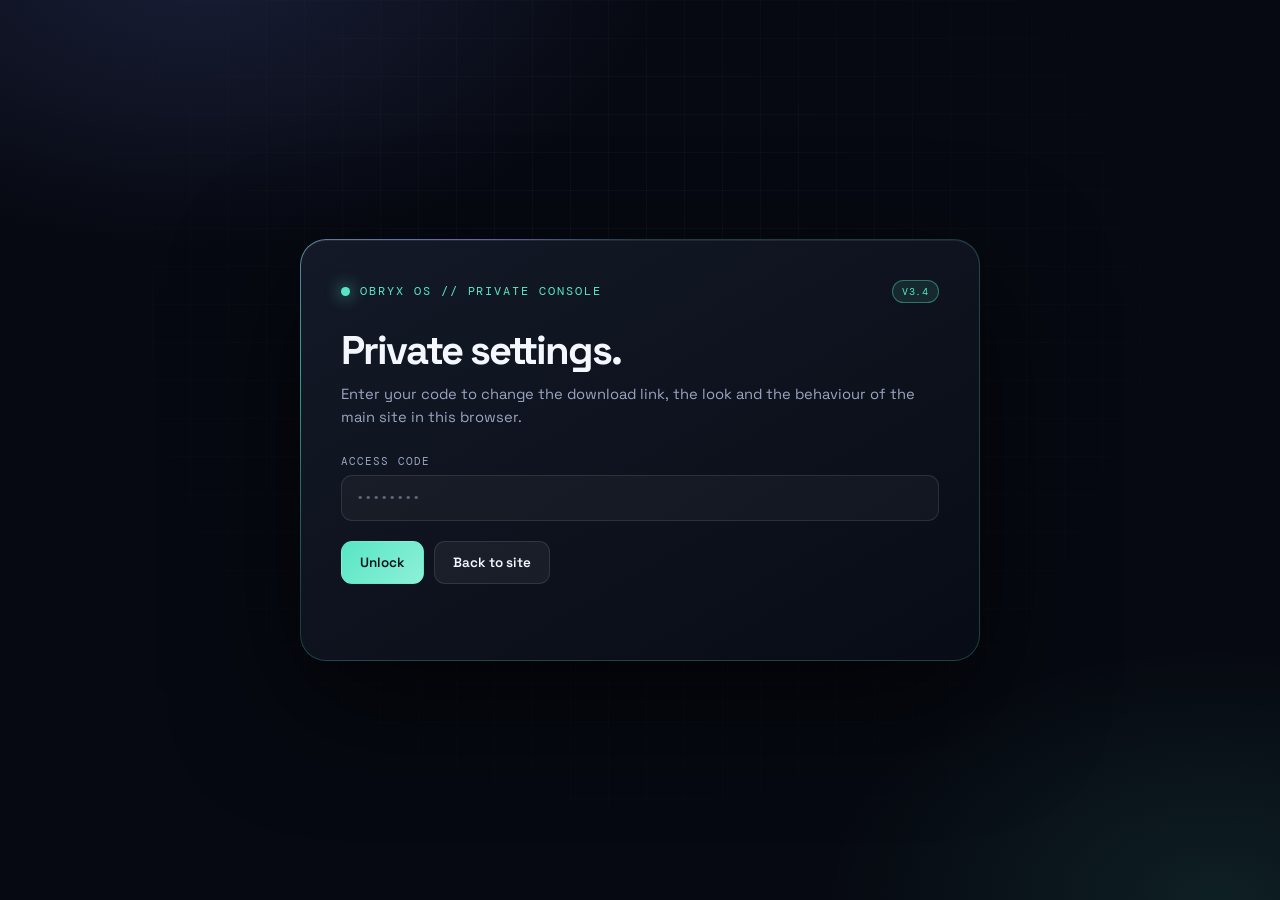
<file: admin.html>
<!doctype html>
<html lang="en">
<head>
  <meta charset="utf-8">
  <meta name="viewport" content="width=device-width, initial-scale=1">
  <title>Obryx OS — Private console · v3.4</title>
  <meta http-equiv="Cache-Control" content="no-cache, no-store, must-revalidate">
  <meta http-equiv="Pragma" content="no-cache">
  <meta http-equiv="Expires" content="0">
  <link rel="preconnect" href="https://fonts.googleapis.com">
  <link rel="preconnect" href="https://fonts.gstatic.com" crossorigin>
  <link href="https://fonts.googleapis.com/css2?family=DM+Mono:wght@400;500&family=Space+Grotesk:wght@400;500;600;700&display=swap" rel="stylesheet">
  <style>
    :root {
      --bg: #060911;
      --text: #f4f7ff;
      --muted: #9aa6c0;
      --border: rgba(255,255,255,.1);
      --teal: #57e6c5;
      --amber: #ffc46b;
      --red: #ff7a90;
      --violet: #b47bff;
      --font: "Space Grotesk", system-ui, sans-serif;
      --mono: "DM Mono", ui-monospace, monospace;
      --ease: cubic-bezier(.2,.8,.2,1);
    }
    * { box-sizing: border-box; }
    body {
      margin: 0;
      min-height: 100vh;
      display: grid;
      place-items: center;
      padding: 28px 18px;
      overflow-x: hidden;
      background:
        radial-gradient(680px 420px at 15% -5%, rgba(124,140,255,.16), transparent 70%),
        radial-gradient(560px 360px at 95% 100%, rgba(87,230,197,.1), transparent 70%),
        var(--bg);
      color: var(--text);
      font-family: var(--font);
    }
    body::before {
      content: "";
      position: fixed;
      inset: 0;
      pointer-events: none;
      background-image:
        linear-gradient(rgba(255,255,255,.035) 1px, transparent 1px),
        linear-gradient(90deg, rgba(255,255,255,.035) 1px, transparent 1px);
      background-size: 38px 38px;
      mask-image: radial-gradient(circle at 50% 35%, #000, transparent 78%);
      -webkit-mask-image: radial-gradient(circle at 50% 35%, #000, transparent 78%);
    }
    .shell { position: relative; width: min(100%, 680px); }
    .panel {
      position: relative;
      padding: clamp(24px, 5vw, 40px);
      border: 1px solid rgba(87,230,197,.22);
      border-radius: 26px;
      background: linear-gradient(150deg, rgba(20,26,40,.97), rgba(8,12,22,.98));
      box-shadow: 0 40px 120px rgba(0,0,0,.65), inset 0 1px 0 rgba(255,255,255,.07);
      animation: panel-in .5s var(--ease);
    }
    .panel::before {
      content: "";
      position: absolute;
      inset: -1px;
      border-radius: inherit;
      padding: 1px;
      background: conic-gradient(from 0deg, transparent 0 68%, var(--teal), var(--violet), transparent);
      -webkit-mask: linear-gradient(#000 0 0) content-box, linear-gradient(#000 0 0);
      -webkit-mask-composite: xor;
      mask-composite: exclude;
      opacity: .55;
      pointer-events: none;
      animation: spin 22s linear infinite;
    }
    @keyframes panel-in { from { opacity: 0; transform: translateY(16px) scale(.98); } }
    @keyframes spin { to { transform: rotate(360deg); } }
    .mark { display: flex; align-items: center; gap: 10px; margin-bottom: 26px; font-family: var(--mono); font-size: .72rem; letter-spacing: .17em; text-transform: uppercase; color: var(--teal); }
    .mark i { width: 9px; height: 9px; border-radius: 50%; background: var(--teal); box-shadow: 0 0 16px var(--teal); animation: pulse 2.2s ease-in-out infinite; }
    @keyframes pulse { 50% { opacity: .45; transform: scale(.8); } }
    .ver { margin-left: auto; padding: 4px 9px; border: 1px solid rgba(87,230,197,.4); border-radius: 999px; background: rgba(87,230,197,.1); font-size: .62rem; letter-spacing: .08em; color: var(--teal); white-space: nowrap; }
    .whats-new { margin: 0 0 22px; padding: 13px 15px; border: 1px solid rgba(255,196,107,.32); border-left: 3px solid var(--amber); border-radius: 10px; background: rgba(255,196,107,.06); }
    .whats-new b { display: block; margin-bottom: 5px; font-family: var(--mono); font-size: .66rem; letter-spacing: .12em; text-transform: uppercase; color: var(--amber); }
    .whats-new span { display: block; font-size: .78rem; line-height: 1.55; color: #c9d3e8; }
    h1 { font-size: clamp(1.9rem, 5vw, 2.5rem); letter-spacing: -.05em; line-height: 1.08; margin: 0 0 10px; }
    h2 { margin: 0 0 16px; font-size: 1.12rem; letter-spacing: -.03em; color: var(--amber); }
    p.lead { color: var(--muted); font-size: .92rem; line-height: 1.6; margin: 0 0 24px; }
    .status { display: grid; grid-template-columns: repeat(auto-fit, minmax(120px, 1fr)); gap: 8px; margin: 0 0 26px; }
    .status div { padding: 10px 12px; border: 1px solid var(--border); border-radius: 12px; background: rgba(255,255,255,.03); }
    .status small { display: block; margin-bottom: 5px; font-family: var(--mono); font-size: .58rem; letter-spacing: .12em; text-transform: uppercase; color: var(--muted); }
    .status b { font-family: var(--mono); font-size: .74rem; font-weight: 500; color: var(--teal); }
    .status b.off { color: var(--muted); }
    .tabs { display: flex; flex-wrap: wrap; gap: 6px; padding: 5px; margin-bottom: 24px; border: 1px solid var(--border); border-radius: 14px; background: rgba(0,0,0,.25); }
    .tab { flex: 1 1 auto; padding: 10px 14px; border: 0; border-radius: 10px; background: transparent; color: var(--muted); font: 600 .78rem var(--font); cursor: pointer; transition: background .25s, color .25s, transform .25s; }
    .tab:hover { color: #fff; transform: translateY(-1px); }
    .tab.is-active { background: rgba(87,230,197,.13); color: var(--teal); box-shadow: inset 0 0 0 1px rgba(87,230,197,.28); }
    label { display: block; margin-bottom: 16px; }
    label > span:first-child { display: block; margin-bottom: 7px; font-family: var(--mono); font-size: .68rem; letter-spacing: .1em; text-transform: uppercase; color: var(--muted); }
    input[type="text"], input[type="url"], input[type="password"] {
      width: 100%;
      padding: 13px 14px;
      border: 1px solid var(--border);
      border-radius: 11px;
      background: rgba(255,255,255,.035);
      color: var(--text);
      font: .88rem var(--mono);
      outline: none;
      transition: border-color .2s, background .2s, box-shadow .2s;
    }
    input:focus { border-color: rgba(87,230,197,.55); background: rgba(87,230,197,.05); box-shadow: 0 0 0 4px rgba(87,230,197,.08); }
    input::placeholder { color: rgba(154,166,192,.55); }
    .row { display: flex; flex-wrap: wrap; gap: 10px; margin-top: 20px; }
    button, a.btn {
      display: inline-flex; align-items: center; justify-content: center; gap: 8px;
      padding: 12px 18px;
      border: 1px solid var(--border);
      border-radius: 11px;
      background: rgba(255,255,255,.05);
      color: var(--text);
      font: 600 .84rem var(--font);
      text-decoration: none;
      cursor: pointer;
      transition: transform .25s var(--ease), background .25s, border-color .25s;
    }
    button:hover, a.btn:hover { transform: translateY(-2px); background: rgba(255,255,255,.09); }
    button.primary { background: linear-gradient(135deg, var(--teal), #8ef0d7); border-color: transparent; color: #04131a; }
    button.danger { color: var(--red); }
    button.small { padding: 8px 12px; font-size: .72rem; }
    .msg { min-height: 20px; margin-top: 16px; font-family: var(--mono); font-size: .74rem; color: var(--teal); line-height: 1.5; }
    .msg.error { color: var(--red); }
    .hint { margin: -6px 0 18px; font-size: .72rem; line-height: 1.55; color: var(--muted); }
    .hint code { font-family: var(--mono); color: var(--teal); }
    .presets { display: flex; flex-wrap: wrap; gap: 8px; margin-bottom: 18px; }
    .presets button { padding: 8px 12px; font-size: .72rem; font-family: var(--mono); }
    .swatches { display: flex; flex-wrap: wrap; gap: 10px; margin-bottom: 22px; }
    .swatch { position: relative; margin: 0; cursor: pointer; }
    .swatch input { position: absolute; opacity: 0; pointer-events: none; }
    .swatch i { display: block; width: 34px; height: 34px; border-radius: 50%; background: var(--c); box-shadow: 0 0 0 3px rgba(255,255,255,.04); transition: transform .25s, box-shadow .25s; }
    .swatch span { display: block; margin-top: 6px; text-align: center; font-family: var(--mono); font-size: .6rem; text-transform: uppercase; letter-spacing: .08em; color: var(--muted); }
    .swatch input:checked + i { transform: scale(1.12); box-shadow: 0 0 0 3px var(--c), 0 0 22px var(--c); }
    .swatch input:checked ~ span { color: #fff; }
    .swatch i.rainbow { background: conic-gradient(#57e6c5, #7c8cff, #ffc46b, #b47bff, #57e6c5); }
    .color-row { display: flex; align-items: center; gap: 12px; margin: 0 0 22px; }
    .color-row input[type="color"] { width: 48px; height: 38px; padding: 2px; border: 1px solid var(--border); border-radius: 10px; background: transparent; cursor: pointer; }
    .color-row small { font-family: var(--mono); font-size: .68rem; color: var(--muted); }
    .spark { display: block; width: 100%; height: 90px; margin: 18px 0; border: 1px solid var(--border); border-radius: 12px; background: rgba(255,255,255,.025); }
    .report { max-height: 260px; overflow: auto; padding: 14px; border: 1px solid var(--border); border-radius: 12px; background: rgba(0,0,0,.25); color: #c9d3e8; font: .72rem/1.6 var(--mono); white-space: pre-wrap; word-break: break-word; }
    .meter { display: flex; align-items: baseline; justify-content: space-between; gap: 12px; margin-bottom: 12px; }
    .meter b { font-family: var(--mono); font-size: 1.5rem; color: var(--teal); }
    .meter small { font-family: var(--mono); font-size: .65rem; text-transform: uppercase; letter-spacing: .1em; color: var(--muted); }
    .gallery-admin { display: grid; grid-template-columns: repeat(auto-fill, minmax(150px, 1fr)); gap: 12px; margin: 0 0 20px; }
    .gallery-item { padding: 9px; border: 1px solid var(--border); border-radius: 13px; background: rgba(255,255,255,.025); }
    .gallery-thumb { display: block; width: 100%; aspect-ratio: 16 / 10; object-fit: cover; border-radius: 8px; background: rgba(255,255,255,.04); cursor: pointer; }
    .gallery-name { display: block; margin: 9px 0 3px; font-size: .76rem; font-weight: 600; overflow: hidden; text-overflow: ellipsis; white-space: nowrap; }
    .gallery-src { display: block; margin-bottom: 9px; font-family: var(--mono); font-size: .58rem; color: var(--muted); overflow: hidden; text-overflow: ellipsis; white-space: nowrap; }
    .gallery-actions { display: flex; flex-wrap: wrap; gap: 5px; }
    .gallery-actions button { padding: 6px 8px; font-size: .66rem; }
    .gallery-actions button.danger { color: var(--red); }
    .gallery-rename { display: flex; gap: 5px; margin: 6px 0 9px; }
    .gallery-rename input { flex: 1; min-width: 0; padding: 7px 8px; border: 1px solid rgba(87,230,197,.45); border-radius: 8px; background: rgba(87,230,197,.05); color: var(--text); font: .68rem var(--mono); outline: none; }
    .gallery-rename button { padding: 6px 8px; font-size: .66rem; }
    .storage-note { margin: -6px 0 18px; font-family: var(--mono); font-size: .65rem; color: var(--muted); }
    .toggle { display: flex; align-items: center; justify-content: space-between; gap: 14px; margin-bottom: 12px; padding: 13px 15px; border: 1px solid var(--border); border-radius: 12px; background: rgba(255,255,255,.025); cursor: pointer; }
    .toggle span:first-child { font-size: .85rem; }
    .toggle small { display: block; margin-top: 3px; font-size: .68rem; color: var(--muted); }
    .toggle input { position: absolute; opacity: 0; pointer-events: none; }
    .switch { position: relative; flex: 0 0 42px; height: 23px; border-radius: 999px; background: rgba(255,255,255,.12); transition: background .25s; }
    .switch::after { content: ""; position: absolute; top: 3px; left: 3px; width: 17px; height: 17px; border-radius: 50%; background: #fff; transition: transform .25s var(--ease); }
    .toggle input:checked + .switch { background: var(--teal); }
    .toggle input:checked + .switch::after { transform: translateX(19px); }
    .drop { display: grid; place-items: center; gap: 8px; padding: 26px 18px; border: 1px dashed rgba(87,230,197,.35); border-radius: 14px; background: rgba(87,230,197,.035); text-align: center; cursor: pointer; transition: background .25s, border-color .25s; }
    .drop:hover { background: rgba(87,230,197,.08); border-color: var(--teal); }
    .drop input { position: absolute; width: 1px; height: 1px; opacity: 0; }
    .drop strong { font-size: .85rem; }
    .drop small { font-family: var(--mono); font-size: .68rem; color: var(--muted); }
    .fine { margin-top: 24px; padding-top: 18px; border-top: 1px solid var(--border); font-size: .72rem; color: var(--muted); line-height: 1.6; }
    .style-grid { display: grid; grid-template-columns: repeat(2, 1fr); gap: 12px; margin-bottom: 20px; }
    .style-grid label { margin: 0; }
    .style-grid label > span { display: flex; justify-content: space-between; gap: 8px; }
    .style-grid label > span b { font-family: var(--mono); color: var(--teal); font-weight: 500; }
    input[type="range"] { width: 100%; accent-color: var(--teal); cursor: pointer; }
    textarea { width: 100%; min-height: 110px; padding: 12px; border: 1px solid var(--border); border-radius: 12px; background: rgba(0,0,0,.28); color: #d7e2f5; font: .72rem/1.5 var(--mono); resize: vertical; outline: none; }
    textarea:focus { border-color: rgba(87,230,197,.55); }
    .style-note { margin: -8px 0 18px; font-family: var(--mono); font-size: .64rem; color: var(--muted); }
    [hidden] { display: none !important; }
    @media (max-width: 560px) {
      .status { grid-template-columns: repeat(2, 1fr); }
      .status div:last-child { grid-column: span 2; }
      .tab { flex: 1 1 40%; }
    }
    @media (prefers-reduced-motion: reduce) {
      *, *::before, *::after { animation: none !important; transition: none !important; }
    }
  </style>
</head>
<body>
  <main class="shell">
    <section id="lockView" class="panel">
      <div class="mark"><i></i> Obryx OS // private console <span class="ver">v3.4</span></div>
      <h1>Private settings.</h1>
      <p class="lead">Enter your code to change the download link, the look and the behaviour of the main site in this browser.</p>
      <form id="lockForm">
        <label><span>Access code</span><input id="codeInput" type="password" autocomplete="current-password" required placeholder="••••••••"></label>
        <div class="row"><button class="primary" type="submit">Unlock</button><a class="btn" href="index.html">Back to site</a></div>
        <div class="msg error" id="lockMsg"></div>
      </form>
    </section>

    <section id="adminView" class="panel" hidden>
      <div class="mark"><i></i> Obryx OS // private console <span class="ver">v3.4</span></div>
      <h1>Control center.</h1>
      <p class="lead">Everything is saved in <strong>this browser only</strong>. Reload the main site after a change.</p>
      <div class="whats-new"><b>What's new in v3.4</b><span>New Style tab: glow, grain, scanlines, vignette, corners, radius, speed, hero size, editable texts, presets and custom CSS. Hard-refresh with Ctrl + F5 if needed.</span></div>

      <div class="status" id="statusGrid" aria-live="polite">
        <div><small>Link</small><b id="statusLink">Not set</b></div>
        <div><small>Hash</small><b id="statusHash">Not set</b></div>
        <div><small>Access</small><b id="statusCode">Default</b></div>
        <div><small>Effects</small><b id="statusFx">All on</b></div>
        <div><small>Visits today</small><b id="statusVisits">0</b></div>
        <div><small>Gallery</small><b id="statusGallery">7</b></div>
        <div><small>Style</small><b id="statusStyle">Default</b></div>
      </div>

      <nav class="tabs" role="tablist" aria-label="Console sections">
        <button class="tab is-active" type="button" role="tab" aria-selected="true" data-tab="download">Download</button>
        <button class="tab" type="button" role="tab" aria-selected="false" data-tab="appearance">Appearance</button>
        <button class="tab" type="button" role="tab" aria-selected="false" data-tab="style">Style</button>
        <button class="tab" type="button" role="tab" aria-selected="false" data-tab="visitors">Visitors</button>
        <button class="tab" type="button" role="tab" aria-selected="false" data-tab="gallery">Gallery</button>
        <button class="tab" type="button" role="tab" aria-selected="false" data-tab="security">Security</button>
        <button class="tab" type="button" role="tab" aria-selected="false" data-tab="transfer">Transfer</button>
        <button class="tab" type="button" role="tab" aria-selected="false" data-tab="diagnostics">Diagnostics</button>
      </nav>

      <section class="tab-panel" id="panel-download" role="tabpanel">
        <form id="configForm">
          <div class="presets">
            <button class="small" type="button" data-preset="gofile">GoFile</button>
            <button class="small" type="button" data-preset="direct">Direct URL</button>
            <button class="small" type="button" data-preset="local">Local ISO</button>
          </div>
          <label><span>Direct ISO URL or local filename</span><input id="urlInput" type="text" placeholder="https://gofile.io/d/…  or  Obryx-OS-0.4-Alpha4-x86_64.iso"></label>
          <p class="hint">A GoFile link opens its page in a new tab. A local filename works only when the site is opened from this PC. GitHub Pages cannot store 3.7 GB.</p>
          <label><span>Saved filename</span><input id="nameInput" type="text" placeholder="Obryx-OS-0.4-Alpha4-x86_64.iso"></label>
          <label><span>SHA-256</span><input id="hashInput" type="text" placeholder="46d071d4d011ff0…"></label>
          <div class="row">
            <button class="primary" type="submit">Save download settings</button>
            <button type="button" id="testBtn">Test download</button>
            <button type="button" id="copyUrlBtn" class="small">Copy link</button>
            <button type="button" id="copyHashBtn" class="small">Copy hash</button>
            <button type="button" class="danger" id="clearBtn">Clear link</button>
            <a class="btn" href="index.html">Back to site</a>
          </div>
          <div class="msg" id="adminMsg"></div>
        </form>
      </section>

      <section class="tab-panel" id="panel-appearance" role="tabpanel" hidden>
        <form id="appearanceForm">
          <h2>Accent colour</h2>
          <div class="swatches">
            <label class="swatch"><input type="radio" name="accent" value="teal" checked><i style="--c:#57e6c5"></i><span>Teal</span></label>
            <label class="swatch"><input type="radio" name="accent" value="indigo"><i style="--c:#7c8cff"></i><span>Indigo</span></label>
            <label class="swatch"><input type="radio" name="accent" value="amber"><i style="--c:#ffc46b"></i><span>Amber</span></label>
            <label class="swatch"><input type="radio" name="accent" value="violet"><i style="--c:#b47bff"></i><span>Violet</span></label>
            <label class="swatch"><input type="radio" name="accent" value="custom"><i class="rainbow"></i><span>Custom</span></label>
          </div>
          <div class="color-row">
            <input type="color" id="customColor" value="#57e6c5" aria-label="Custom accent colour">
            <small>Pick a colour, then select <strong>Custom</strong> above.</small>
          </div>
          <h2>Effects</h2>
          <label class="toggle"><span>Particle field<small>Animated dots in the hero</small></span><input type="checkbox" id="fxParticles" checked><i class="switch"></i></label>
          <label class="toggle"><span>Magnetic buttons<small>CTA buttons follow the pointer</small></span><input type="checkbox" id="fxMagnetic" checked><i class="switch"></i></label>
          <label class="toggle"><span>Scrolling ticker<small>Band under the “Try” section</small></span><input type="checkbox" id="fxTicker" checked><i class="switch"></i></label>
          <label class="toggle"><span>Back to top<small>Floating button after scrolling</small></span><input type="checkbox" id="fxBackTop" checked><i class="switch"></i></label>
          <div class="row">
            <button class="primary" type="submit">Save appearance</button>
            <a class="btn" href="index.html">Preview site</a>
          </div>
          <div class="msg" id="fxMsg"></div>
        </form>
      </section>

      <section class="tab-panel" id="panel-style" role="tabpanel" hidden>
        <form id="styleForm">
          <h2>Style presets</h2>
          <div class="presets">
            <button class="small" type="button" data-style-preset="neon">Neon</button>
            <button class="small" type="button" data-style-preset="clean">Clean</button>
            <button class="small" type="button" data-style-preset="midnight">Midnight</button>
            <button class="small" type="button" data-style-preset="retro">Retro</button>
          </div>
          <p class="hint">Pick a starting point, tweak anything below, then save. Presets only fill the fields — nothing is saved until you click <strong>Save style</strong>.</p>

          <h2>Atmosphere</h2>
          <label class="toggle"><span>Film grain<small>Soft analog texture over the page</small></span><input type="checkbox" id="stGrainOn" checked><i class="switch"></i></label>
          <label class="toggle"><span>Scanlines<small>Faint CRT lines, slowly drifting</small></span><input type="checkbox" id="stScanOn" checked><i class="switch"></i></label>
          <label class="toggle"><span>Vignette<small>Darkened edges for depth</small></span><input type="checkbox" id="stVignetteOn" checked><i class="switch"></i></label>
          <label class="toggle"><span>HUD corners<small>Bracket marks at the screen corners</small></span><input type="checkbox" id="stCornersOn" checked><i class="switch"></i></label>
          <label class="toggle"><span>Hero shine<small>Glow that follows the pointer on the mock desktop</small></span><input type="checkbox" id="stHeroShineOn" checked><i class="switch"></i></label>

          <h2>Intensity</h2>
          <div class="style-grid">
            <label><span>Glow <b id="stGlowVal">110%</b></span><input type="range" id="stGlow" min="0" max="200" value="110"></label>
            <label><span>Grain <b id="stGrainVal">55%</b></span><input type="range" id="stGrain" min="0" max="100" value="55"></label>
            <label><span>Scanlines <b id="stScanVal">12%</b></span><input type="range" id="stScan" min="0" max="50" value="12"></label>
            <label><span>Vignette <b id="stVignetteVal">35%</b></span><input type="range" id="stVignette" min="0" max="80" value="35"></label>
            <label><span>Corner radius <b id="stRadiusVal">14px</b></span><input type="range" id="stRadius" min="0" max="32" value="14"></label>
            <label><span>Animation speed <b id="stSpeedVal">100%</b></span><input type="range" id="stSpeed" min="30" max="250" value="100"></label>
            <label><span>Hero size <b id="stHeroVal">100%</b></span><input type="range" id="stHero" min="70" max="140" value="100"></label>
          </div>

          <h2>Editable text</h2>
          <div class="style-grid">
            <label><span>Eyebrow</span><input id="copyEyebrow" type="text" maxlength="180" value="Obryx OS / 0.4 Alpha4"></label>
            <label><span>Hero line 1</span><input id="copyHeroTop" type="text" maxlength="180" value="Try Linux first."></label>
            <label><span>Hero line 2 (gradient)</span><input id="copyHeroAccent" type="text" maxlength="180" value="Install it later."></label>
            <label><span>Hero paragraph</span><input id="copyHeroLead" type="text" maxlength="180" value="Obryx OS runs straight from a USB stick. No installation, no changes to your drive — just boot it up and see what it feels like."></label>
            <label><span>Fine print</span><input id="copyFineprint" type="text" maxlength="180" value="One file. Nothing to unzip. Nothing to combine."></label>
          </div>
          <label><span>Ticker items<small>Separate each item with a <code>|</code> — shown twice for the scrolling loop</small></span><input id="copyTicker" type="text" maxlength="400" value="Live USB|Nothing to install|UEFI · x86_64|Beta build|Windows stays put"></label>

          <h2>Custom CSS</h2>
          <p class="hint">Applied last on the public site only. Imports and script tags are blocked. Keep it short.</p>
          <textarea id="stCss" spellcheck="false" placeholder=".hero { filter: saturate(1.2); }"></textarea>
          <p class="style-note">Custom CSS is exported with your settings. The access code never is.</p>

          <div class="row">
            <button class="primary" type="submit">Save style</button>
            <button type="button" id="styleResetBtn">Reset style</button>
            <a class="btn" href="index.html">Preview site</a>
          </div>
          <div class="msg" id="styleMsg"></div>
        </form>
      </section>

      <section class="tab-panel" id="panel-visitors" role="tabpanel" hidden>
        <h2>Visitors</h2>
        <p class="hint">Counts page loads <strong>in this browser</strong>. A real worldwide counter needs a server or a free counter API — add one below if you want a shared number.</p>
        <div class="meter"><b id="visitsToday">0</b><small>visits today</small></div>
        <div class="status" style="margin-bottom:0">
          <div><small>Yesterday</small><b id="visitsYesterday">0</b></div>
          <div><small>Last 7 days</small><b id="visitsWeek">0</b></div>
          <div><small>All time</small><b id="visitsTotal">0</b></div>
          <div><small>Last visit</small><b id="visitsLast">—</b></div>
          <div><small>Remote count</small><b id="visitsRemote">Off</b></div>
        </div>
        <svg class="spark" id="visitChart" viewBox="0 0 600 90" preserveAspectRatio="none" aria-label="Visits over the last 7 days" role="img"></svg>
        <form id="counterForm">
          <label><span>Remote counter URL (optional)</span><input id="counterInput" type="url" placeholder="https://api.countapi.xyz/hit/your-namespace/your-key"></label>
          <div class="row">
            <button class="primary" type="submit">Save counter</button>
            <button type="button" id="counterTestBtn">Send test hit</button>
            <button type="button" class="danger" id="clearVisitsBtn">Clear local history</button>
          </div>
          <div class="msg" id="visitorMsg"></div>
        </form>
      </section>

      <section class="tab-panel" id="panel-gallery" role="tabpanel" hidden>
        <h2>Screenshots</h2>
        <p class="hint">See, remove, reorder or add the shots shown on the public site. Uploads are resized and stored in <strong>this browser only</strong> — use Transfer to share the set.</p>
        <div class="gallery-admin" id="galleryList"></div>
        <p class="storage-note" id="galleryStorage">0 screenshots</p>
        <form id="galleryForm">
          <label><span>Image file</span><input id="galleryFile" type="file" accept="image/*"></label>
          <label><span>Or an image URL / local filename</span><input id="galleryUrl" type="text" placeholder="https://…/shot.png  or  assets/screenshots/obryx-shot-08.png"></label>
          <label><span>Title (optional)</span><input id="galleryTitle" type="text" placeholder="My screenshot"></label>
          <div class="row">
            <button class="primary" type="submit">Add screenshot</button>
            <button type="button" id="galleryResetBtn">Restore defaults</button>
          </div>
          <div class="msg" id="galleryMsg"></div>
        </form>
      </section>

      <section class="tab-panel" id="panel-security" role="tabpanel" hidden>
        <form id="codeForm">
          <h2>Change access code</h2>
          <label><span>Current code</span><input id="currentCode" type="password" autocomplete="current-password" required></label>
          <label><span>New code</span><input id="newCode" type="password" autocomplete="new-password" required></label>
          <label><span>Confirm new code</span><input id="confirmCode" type="password" autocomplete="new-password" required></label>
          <div class="row">
            <button type="submit">Change code</button>
            <button type="button" id="resetCodeBtn">Reset to default</button>
            <button type="button" id="lockNowBtn">Lock again</button>
            <button type="button" class="danger" id="resetAllBtn">Reset everything</button>
          </div>
          <div class="msg" id="codeMsg"></div>
        </form>
      </section>

      <section class="tab-panel" id="panel-transfer" role="tabpanel" hidden>
        <h2>Move settings to another device</h2>
        <p class="hint">Export a file, send it to your friend, then import it here on their browser. Settings, style, editable text and the screenshot gallery are included; the access code is never included.</p>
        <div class="row">
          <button class="primary" type="button" id="exportBtn">Export settings</button>
          <button type="button" id="summaryBtn">Copy link + hash</button>
        </div>
        <label class="drop" for="importFile">
          <strong>Import settings</strong>
          <small>Choose an obryx-settings.json file</small>
          <input id="importFile" type="file" accept="application/json,.json">
        </label>
        <div class="msg" id="transferMsg"></div>
      </section>

      <section class="tab-panel" id="panel-diagnostics" role="tabpanel" hidden>
        <h2>Diagnostics</h2>
        <p class="hint">A quick report of this browser plus a check that the site files are reachable.</p>
        <div class="row">
          <button type="button" id="diagRunBtn">Run file check</button>
          <button type="button" id="diagCopyBtn">Copy report</button>
        </div>
        <pre class="report" id="diagReport">Ready. Click “Run file check”.</pre>
        <div class="msg" id="diagMsg"></div>
      </section>

      <p class="fine">The ISO itself must be hosted where 3.7 GB is allowed — GitHub Pages and Releases cannot store it. This console is client-side convenience, not real server security. Anyone with this page can reach it; change the access code to something only you know.</p>
    </section>
  </main>

  <script>
    const DEFAULT_ADMIN_CODE = "obryx-admin";
    const KEY = "obryxAdminConfig";
    const VISITS_KEY = "obryxVisits";
    const DEFAULT_ISO = "Obryx-OS-0.4-Alpha4-x86_64.iso";
    const DEFAULT_HASH = "46d071d4d011ff0061a7baf3316e9689484490169a2b9ca1ca892a2e712cbefb";
    const FX_DEFAULTS = { accent: "teal", customColor: "#57e6c5", particles: true, magnetic: true, ticker: true, backTop: true };
    const COPY_DEFAULTS = {
      eyebrow: "Obryx OS / 0.4 Alpha4",
      heroTop: "Try Linux first.",
      heroAccent: "Install it later.",
      heroLead: "Obryx OS runs straight from a USB stick. No installation, no changes to your drive — just boot it up and see what it feels like.",
      fineprint: "One file. Nothing to unzip. Nothing to combine.",
      ticker: "Live USB|Nothing to install|UEFI · x86_64|Beta build|Windows stays put"
    };
    const STYLE_DEFAULTS = {
      glow: 110, grain: 55, scan: 12, vignette: 35, radius: 14, speed: 100, hero: 100,
      grainOn: true, scanOn: true, vignetteOn: true, cornersOn: true, heroShineOn: true, css: ""
    };
    const STYLE_PRESETS = {
      neon: { glow: 165, grain: 55, scan: 12, vignette: 35, radius: 18, speed: 100, hero: 104, accent: "teal" },
      clean: { glow: 55, grain: 12, scan: 0, vignette: 8, radius: 8, speed: 85, hero: 96, accent: "teal" },
      midnight: { glow: 100, grain: 40, scan: 16, vignette: 55, radius: 14, speed: 120, hero: 100, accent: "indigo" },
      retro: { glow: 90, grain: 100, scan: 34, vignette: 30, radius: 4, speed: 150, hero: 102, accent: "amber" }
    };
    const DEFAULT_GALLERY = Array.from({ length: 7 }, (_, i) => {
      const n = String(i + 1).padStart(2, "0");
      return {
        src: `assets/screenshots/obryx-shot-${n}.png`,
        title: `Screenshot ${n}`,
        caption: "Obryx OS 0.4 Alpha4 · live session",
        alt: `Obryx OS screenshot ${i + 1}`
      };
    });

    const lockView = document.getElementById("lockView");
    const adminView = document.getElementById("adminView");
    const lockForm = document.getElementById("lockForm");
    const configForm = document.getElementById("configForm");
    const appearanceForm = document.getElementById("appearanceForm");
    const codeForm = document.getElementById("codeForm");
    const lockMsg = document.getElementById("lockMsg");
    const adminMsg = document.getElementById("adminMsg");
    const fxMsg = document.getElementById("fxMsg");
    const styleMsg = document.getElementById("styleMsg");
    const codeMsg = document.getElementById("codeMsg");
    const transferMsg = document.getElementById("transferMsg");
    const visitorMsg = document.getElementById("visitorMsg");
    const galleryMsg = document.getElementById("galleryMsg");
    const diagMsg = document.getElementById("diagMsg");
    const urlInput = document.getElementById("urlInput");
    const counterInput = document.getElementById("counterInput");
    const nameInput = document.getElementById("nameInput");
    const hashInput = document.getElementById("hashInput");

    function read() {
      try { return JSON.parse(localStorage.getItem(KEY) || "{}") || {}; }
      catch (_) { return {}; }
    }
    function write(config) { localStorage.setItem(KEY, JSON.stringify(config)); }
    function currentCode() { return read().adminCode || DEFAULT_ADMIN_CODE; }
    function message(el, text, isError) {
      el.textContent = text;
      el.classList.toggle("error", !!isError);
    }
    function validHash(value) { return /^[a-f0-9]{64}$/i.test(value); }

    function updateRangeLabel(id) {
      const input = document.getElementById(id);
      const label = document.getElementById(id + "Val");
      if (!input || !label) return;
      label.textContent = id === "stRadius" ? `${input.value}px` : `${input.value}%`;
    }

    function fill() {
      const c = read();
      urlInput.value = c.downloadUrl || "";
      nameInput.value = c.isoFilename || DEFAULT_ISO;
      hashInput.value = c.hash || DEFAULT_HASH;

      const fx = { ...FX_DEFAULTS, ...(c.appearance || {}) };
      const accent = ["teal", "indigo", "amber", "violet", "custom"].includes(fx.accent) ? fx.accent : "teal";
      const radio = document.querySelector(`input[name="accent"][value="${accent}"]`);
      if (radio) radio.checked = true;
      document.getElementById("customColor").value = /^#[a-f0-9]{6}$/i.test(fx.customColor || "") ? fx.customColor : "#57e6c5";
      counterInput.value = c.remoteCounterUrl || "";
      document.getElementById("fxParticles").checked = fx.particles !== false;
      document.getElementById("fxMagnetic").checked = fx.magnetic !== false;
      document.getElementById("fxTicker").checked = fx.ticker !== false;
      document.getElementById("fxBackTop").checked = fx.backTop !== false;

      const st = { ...STYLE_DEFAULTS, ...(c.style || {}) };
      const cp = { ...COPY_DEFAULTS, ...(c.copy || {}) };
      const ranges = {
        stGlow: st.glow, stGrain: st.grain, stScan: st.scan, stVignette: st.vignette,
        stRadius: st.radius, stSpeed: st.speed, stHero: st.hero
      };
      Object.entries(ranges).forEach(([id, value]) => {
        const input = document.getElementById(id);
        input.value = Number.isFinite(Number(value)) ? Number(value) : STYLE_DEFAULTS[id.replace(/^st/, "").toLowerCase()];
        updateRangeLabel(id);
      });
      document.getElementById("stGrainOn").checked = st.grainOn !== false;
      document.getElementById("stScanOn").checked = st.scanOn !== false;
      document.getElementById("stVignetteOn").checked = st.vignetteOn !== false;
      document.getElementById("stCornersOn").checked = st.cornersOn !== false;
      document.getElementById("stHeroShineOn").checked = st.heroShineOn !== false;
      document.getElementById("stCss").value = typeof st.css === "string" ? st.css.slice(0, 8000) : "";
      Object.keys(COPY_DEFAULTS).forEach((key) => {
        document.getElementById(`copy${key.charAt(0).toUpperCase()}${key.slice(1)}`).value = String(cp[key] || "");
      });
      const hasStyle = JSON.stringify(st) !== JSON.stringify(STYLE_DEFAULTS) ||
        JSON.stringify(cp) !== JSON.stringify(COPY_DEFAULTS);
      setStatus("statusStyle", hasStyle ? "Custom" : "Default", !hasStyle);

      const link = c.downloadUrl ? (/^[a-z][a-z0-9+.-]*:/i.test(c.downloadUrl) ? "External" : "Local file") : "Not set";
      const hash = !c.hash ? "Not set" : (validHash(c.hash) ? "Valid" : "Invalid");
      setStatus("statusLink", link, !c.downloadUrl);
      setStatus("statusHash", hash, hash !== "Valid");
      setStatus("statusCode", c.adminCode ? "Custom" : "Default", !c.adminCode);
      const off = ["particles", "magnetic", "ticker", "backTop"].filter((k) => fx[k] === false).length;
      setStatus("statusFx", off ? (4 - off) + " / 4 on" : "All on", !!off);
      renderVisitors();
      renderGallery();
    }

    function dayStart(date) {
      const d = new Date(date);
      d.setHours(0, 0, 0, 0);
      return d.getTime();
    }

    function visitHits() {
      try {
        const hits = JSON.parse(localStorage.getItem(VISITS_KEY) || "[]");
        return Array.isArray(hits) ? hits.filter((t) => typeof t === "number") : [];
      } catch (_) { return []; }
    }

    function renderVisitors() {
      const hits = visitHits();
      const today = dayStart(Date.now());
      const dayMs = 24 * 60 * 60 * 1000;
      const todayCount = hits.filter((t) => t >= today).length;
      const yesterdayCount = hits.filter((t) => t >= today - dayMs && t < today).length;
      const weekCount = hits.filter((t) => t >= today - 6 * dayMs).length;
      const last = hits.length ? new Date(Math.max(...hits)).toLocaleString() : "—";
      const remote = (read().remoteCounterUrl || "").trim();

      document.getElementById("visitsToday").textContent = todayCount;
      document.getElementById("visitsYesterday").textContent = yesterdayCount;
      document.getElementById("visitsWeek").textContent = weekCount;
      document.getElementById("visitsTotal").textContent = hits.length;
      document.getElementById("visitsLast").textContent = last;
      setStatus("statusVisits", String(todayCount), todayCount === 0);
      setStatus("visitsRemote", remote ? "On" : "Off", !remote);
      drawChart(hits, today, dayMs);
    }

    function drawChart(hits, today, dayMs) {
      const days = Array.from({ length: 7 }, (_, i) => {
        const start = today - (6 - i) * dayMs;
        return {
          label: new Date(start).toLocaleDateString(undefined, { weekday: "short" }),
          value: hits.filter((t) => t >= start && t < start + dayMs).length
        };
      });
      const max = Math.max(1, ...days.map((d) => d.value));
      const step = 600 / 7;
      const points = days.map((d, i) => {
        const x = i * step + step / 2;
        const y = 82 - (d.value / max) * 64;
        return `${x.toFixed(1)},${y.toFixed(1)}`;
      }).join(" ");
      const bars = days.map((d, i) => {
        const x = i * step + step / 2 - 18;
        const h = (d.value / max) * 64;
        return `<rect x="${x.toFixed(1)}" y="${(82 - h).toFixed(1)}" width="36" height="${Math.max(h, 1).toFixed(1)}" rx="5" fill="rgba(87,230,197,.28)"><title>${d.label}: ${d.value}</title></rect>`;
      }).join("");
      document.getElementById("visitChart").innerHTML =
        bars +
        `<polyline points="${points}" fill="none" stroke="var(--teal)" stroke-width="2.5" stroke-linejoin="round"/>` +
        days.map((d, i) => `<text x="${(i * step + step / 2).toFixed(1)}" y="98" text-anchor="middle" fill="rgba(154,166,192,.75)" font-size="11" font-family="DM Mono, monospace">${d.label}</text>`).join("");
    }

    function galleryItems() {
      const c = read();
      const source = Array.isArray(c.gallery) ? c.gallery : DEFAULT_GALLERY;
      return source.slice(0, 40).filter((item) => {
        if (!item || typeof item.src !== "string" || !item.src.trim()) return false;
        const src = item.src.trim();
        if (/^javascript:/i.test(src)) return false;
        return /^(data:image\/|https?:\/\/|file:|\.\/|\/)/i.test(src) || !/^[a-z][a-z0-9+.-]*:/i.test(src);
      }).map((item, index) => ({
        src: item.src.trim(),
        title: (item.title || `Screenshot ${String(index + 1).padStart(2, "0")}`).toString().slice(0, 80),
        caption: (item.caption || "Custom screenshot").toString().slice(0, 120),
        alt: (item.alt || item.title || `Screenshot ${index + 1}`).toString().slice(0, 120)
      }));
    }

    function saveGallery(items) {
      write({ ...read(), gallery: items });
      fill();
    }

    function saveRename(index, value) {
      const items = galleryItems();
      const item = items[index];
      if (!item) return;
      const oldTitle = item.title;
      const next = value.trim().slice(0, 80) || oldTitle;
      item.title = next;
      if (!item.alt || item.alt === oldTitle) item.alt = next;
      saveGallery(items);
      message(galleryMsg, `Renamed to "${next}".`);
    }

    function cancelRename(index) {
      const card = document.querySelectorAll(".gallery-item")[index];
      if (!card) return;
      card.querySelector(".gallery-name").hidden = false;
      card.querySelector(".gallery-rename").hidden = true;
    }

    function renderGallery() {
      const list = document.getElementById("galleryList");
      const items = galleryItems();
      list.innerHTML = "";

      items.forEach((item, index) => {
        const card = document.createElement("div");
        card.className = "gallery-item";

        const img = document.createElement("img");
        img.className = "gallery-thumb";
        img.src = item.src;
        img.alt = item.alt;
        img.title = "Open full size";
        img.dataset.action = "view";
        img.dataset.index = index;

        const name = document.createElement("span");
        name.className = "gallery-name";
        name.textContent = item.title;

        const rename = document.createElement("div");
        rename.className = "gallery-rename";
        rename.hidden = true;
        const renameInput = document.createElement("input");
        renameInput.type = "text";
        renameInput.maxLength = 80;
        renameInput.value = item.title;
        renameInput.placeholder = "Screenshot name";
        renameInput.addEventListener("keydown", (event) => {
          if (event.key === "Enter") { event.preventDefault(); saveRename(index, renameInput.value); }
          if (event.key === "Escape") { event.preventDefault(); cancelRename(index); }
        });
        const renameSave = document.createElement("button");
        renameSave.type = "button";
        renameSave.className = "small primary";
        renameSave.textContent = "Save";
        renameSave.dataset.action = "rename-save";
        renameSave.dataset.index = index;
        const renameCancel = document.createElement("button");
        renameCancel.type = "button";
        renameCancel.className = "small";
        renameCancel.textContent = "Cancel";
        renameCancel.dataset.action = "rename-cancel";
        renameCancel.dataset.index = index;
        rename.appendChild(renameInput);
        rename.appendChild(renameSave);
        rename.appendChild(renameCancel);

        const src = document.createElement("span");
        src.className = "gallery-src";
        src.textContent = item.src.startsWith("data:") ? "Uploaded image" : item.src;
        src.title = item.src;

        const actions = document.createElement("div");
        actions.className = "gallery-actions";
        [
          ["view", "View"],
          ["rename", "Rename"],
          ["up", "↑"],
          ["down", "↓"],
          ["remove", "Delete"]
        ].forEach(([action, label]) => {
          const button = document.createElement("button");
          button.type = "button";
          button.className = action === "remove" ? "small danger" : "small";
          button.textContent = label;
          button.dataset.action = action;
          button.dataset.index = index;
          if (action === "up" && index === 0) button.disabled = true;
          if (action === "down" && index === items.length - 1) button.disabled = true;
          actions.appendChild(button);
        });

        card.appendChild(img);
        card.appendChild(name);
        card.appendChild(rename);
        card.appendChild(src);
        card.appendChild(actions);
        list.appendChild(card);
      });

      const size = Math.round(JSON.stringify(items).length / 1024);
      document.getElementById("galleryStorage").textContent =
        `${items.length} screenshot${items.length === 1 ? "" : "s"} · about ${size} KB in this browser`;
      setStatus("statusGallery", String(items.length), items.length === 0);
    }

    function resizeImage(file) {
      return new Promise((resolve, reject) => {
        const reader = new FileReader();
        reader.onerror = () => reject(new Error("Could not read the file."));
        reader.onload = () => {
          const image = new Image();
          image.onerror = () => reject(new Error("That file is not a readable image."));
          image.onload = () => {
            const max = 1400;
            const scale = Math.min(1, max / Math.max(image.width, image.height));
            const canvas = document.createElement("canvas");
            canvas.width = Math.round(image.width * scale);
            canvas.height = Math.round(image.height * scale);
            canvas.getContext("2d").drawImage(image, 0, 0, canvas.width, canvas.height);
            resolve(canvas.toDataURL("image/jpeg", 0.78));
          };
          image.src = reader.result;
        };
        reader.readAsDataURL(file);
      });
    }

    function setStatus(id, text, isOff) {
      const el = document.getElementById(id);
      el.textContent = text;
      el.classList.toggle("off", !!isOff);
    }

    document.querySelectorAll(".tab").forEach((tab) => {
      tab.addEventListener("click", () => {
        document.querySelectorAll(".tab").forEach((t) => {
          const active = t === tab;
          t.classList.toggle("is-active", active);
          t.setAttribute("aria-selected", String(active));
        });
        document.querySelectorAll(".tab-panel").forEach((panel) => {
          panel.hidden = panel.id !== `panel-${tab.dataset.tab}`;
        });
      });
    });

    document.querySelectorAll("[data-preset]").forEach((button) => {
      button.addEventListener("click", () => {
        if (button.dataset.preset === "gofile") {
          urlInput.value = "https://gofile.io/d/";
          message(adminMsg, "Paste your GoFile code after the slash, then save.");
        } else if (button.dataset.preset === "direct") {
          urlInput.value = "";
          message(adminMsg, "Paste the full direct URL to your ISO.");
        } else {
          urlInput.value = DEFAULT_ISO;
          nameInput.value = DEFAULT_ISO;
          message(adminMsg, "Local filename set. Keep the ISO next to index.html.");
        }
        urlInput.focus();
      });
    });

    lockForm.addEventListener("submit", (event) => {
      event.preventDefault();
      if (document.getElementById("codeInput").value === currentCode()) {
        lockView.hidden = true;
        adminView.hidden = false;
        fill();
      } else {
        message(lockMsg, "Wrong code.", true);
      }
    });

    configForm.addEventListener("submit", (event) => {
      event.preventDefault();
      const url = urlInput.value.trim();
      const hash = hashInput.value.trim();
      const hasScheme = /^[a-z][a-z0-9+.-]*:/i.test(url);
      if (hasScheme && !/^(https?:|file:)/i.test(url)) {
        message(adminMsg, "Use http(s), file, or just a local filename — nothing else.", true);
        return;
      }
      if (hash && !validHash(hash)) {
        message(adminMsg, "SHA-256 must be exactly 64 hex characters (or leave it empty).", true);
        return;
      }
      write({
        ...read(),
        downloadUrl: url,
        isoFilename: nameInput.value.trim() || DEFAULT_ISO,
        hash
      });
      fill();
      message(adminMsg, "Saved. Reload the main site to use it.");
    });

    document.getElementById("testBtn").addEventListener("click", () => {
      const c = read();
      if (!c.downloadUrl) { message(adminMsg, "Save a URL first.", true); return; }
      const a = document.createElement("a");
      a.href = c.downloadUrl;
      if (!/^[a-z][a-z0-9+.-]*:/i.test(c.downloadUrl) || /^file:/i.test(c.downloadUrl)) {
        a.download = c.isoFilename || DEFAULT_ISO;
      } else {
        a.target = "_blank";
        a.rel = "noopener noreferrer";
      }
      document.body.appendChild(a);
      a.click();
      a.remove();
      message(adminMsg, "Opened the download target.");
    });

    async function copyText(text) {
      try {
        if (navigator.clipboard && window.isSecureContext) {
          await navigator.clipboard.writeText(text);
          return true;
        }
        const area = document.createElement("textarea");
        area.value = text;
        area.style.position = "fixed";
        area.style.opacity = "0";
        document.body.appendChild(area);
        area.select();
        const ok = document.execCommand("copy");
        area.remove();
        return ok;
      } catch (_) { return false; }
    }

    document.getElementById("copyUrlBtn").addEventListener("click", async () => {
      const ok = await copyText(urlInput.value.trim());
      message(adminMsg, ok ? "Link copied." : "Select the link and copy it manually.", !ok);
    });
    document.getElementById("copyHashBtn").addEventListener("click", async () => {
      const ok = await copyText(hashInput.value.trim());
      message(adminMsg, ok ? "Hash copied." : "Select the hash and copy it manually.", !ok);
    });

    document.getElementById("clearBtn").addEventListener("click", () => {
      const c = read();
      delete c.downloadUrl;
      delete c.isoFilename;
      delete c.hash;
      write(c);
      fill();
      message(adminMsg, "Link cleared. Your code and appearance are unchanged.", true);
    });

    appearanceForm.addEventListener("submit", (event) => {
      event.preventDefault();
      write({
        ...read(),
        appearance: {
          accent: document.querySelector('input[name="accent"]:checked').value,
          customColor: document.getElementById("customColor").value,
          particles: document.getElementById("fxParticles").checked,
          magnetic: document.getElementById("fxMagnetic").checked,
          ticker: document.getElementById("fxTicker").checked,
          backTop: document.getElementById("fxBackTop").checked
        }
      });
      fill();
      message(fxMsg, "Appearance saved. Reload the main site to see it.");
    });

    ["stGlow", "stGrain", "stScan", "stVignette", "stRadius", "stSpeed", "stHero"].forEach((id) => {
      document.getElementById(id).addEventListener("input", () => updateRangeLabel(id));
    });

    document.querySelectorAll("[data-style-preset]").forEach((button) => {
      button.addEventListener("click", () => {
        const preset = STYLE_PRESETS[button.dataset.stylePreset];
        if (!preset) return;
        Object.keys(rangesForStyle()).forEach((id) => {
          const key = id.replace(/^st/, "").toLowerCase();
          if (Number.isFinite(preset[key])) document.getElementById(id).value = preset[key];
          updateRangeLabel(id);
        });
        if (preset.accent) {
          const radio = document.querySelector(`input[name="accent"][value="${preset.accent}"]`);
          if (radio) radio.checked = true;
        }
        message(styleMsg, `${button.textContent} preset loaded. Click Save style to apply it.`);
      });
    });

    function rangesForStyle() {
      return {
        stGlow: 1, stGrain: 1, stScan: 1, stVignette: 1,
        stRadius: 1, stSpeed: 1, stHero: 1
      };
    }

    document.getElementById("styleForm").addEventListener("submit", (event) => {
      event.preventDefault();
      const css = document.getElementById("stCss").value.trim();
      if (/<\/style|<script|@import|expression\s*\(|javascript:/i.test(css)) {
        message(styleMsg, "That CSS contains a blocked pattern. Remove imports, script tags or JavaScript URLs.", true);
        return;
      }
      const style = {
        glow: Number(document.getElementById("stGlow").value),
        grain: Number(document.getElementById("stGrain").value),
        scan: Number(document.getElementById("stScan").value),
        vignette: Number(document.getElementById("stVignette").value),
        radius: Number(document.getElementById("stRadius").value),
        speed: Number(document.getElementById("stSpeed").value),
        hero: Number(document.getElementById("stHero").value),
        grainOn: document.getElementById("stGrainOn").checked,
        scanOn: document.getElementById("stScanOn").checked,
        vignetteOn: document.getElementById("stVignetteOn").checked,
        cornersOn: document.getElementById("stCornersOn").checked,
        heroShineOn: document.getElementById("stHeroShineOn").checked,
        css: css.slice(0, 8000)
      };
      const copy = {};
      Object.keys(COPY_DEFAULTS).forEach((key) => {
        const id = `copy${key.charAt(0).toUpperCase()}${key.slice(1)}`;
        copy[key] = document.getElementById(id).value.trim().slice(0, key === "ticker" ? 400 : 180) || COPY_DEFAULTS[key];
      });
      const current = read();
      const appearance = {
        ...FX_DEFAULTS,
        ...(current.appearance || {}),
        accent: document.querySelector('input[name="accent"]:checked').value
      };
      write({ ...current, appearance, style, copy });
      fill();
      message(styleMsg, "Style saved. Reload the main site to see it.");
    });

    document.getElementById("styleResetBtn").addEventListener("click", () => {
      if (!window.confirm("Reset glow, text, CSS and all style settings to defaults?")) return;
      const c = read();
      delete c.style;
      delete c.copy;
      write(c);
      fill();
      message(styleMsg, "Style reset to defaults.", true);
    });

    document.getElementById("counterForm").addEventListener("submit", (event) => {
      event.preventDefault();
      const url = counterInput.value.trim();
      if (url && !/^https?:\/\//i.test(url)) {
        message(visitorMsg, "Use an http:// or https:// URL, or leave it empty.", true);
        return;
      }
      write({ ...read(), remoteCounterUrl: url });
      renderVisitors();
      message(visitorMsg, url ? "Remote counter saved. Each site load will send a hit." : "Remote counter disabled.");
    });

    document.getElementById("counterTestBtn").addEventListener("click", async () => {
      const url = (read().remoteCounterUrl || "").trim();
      if (!url) { message(visitorMsg, "Save a counter URL first.", true); return; }
      try {
        const response = await fetch(url, { mode: "cors", cache: "no-store" });
        const body = await response.text();
        message(visitorMsg, `Counter replied (${response.status}): ${body.slice(0, 120)}`);
      } catch (error) {
        message(visitorMsg, "Counter request failed: " + error.message, true);
      }
    });

    document.getElementById("clearVisitsBtn").addEventListener("click", () => {
      if (!window.confirm("Erase the visit history saved in this browser?")) return;
      localStorage.removeItem(VISITS_KEY);
      renderVisitors();
      message(visitorMsg, "Local visit history cleared.", true);
    });

    document.getElementById("galleryList").addEventListener("click", (event) => {
      const target = event.target.closest("[data-action]");
      if (!target) return;
      const action = target.dataset.action;
      const index = Number(target.dataset.index);
      const items = galleryItems();
      const item = items[index];
      if (!item) return;

      const card = document.querySelectorAll(".gallery-item")[index];
      if (action === "rename") {
        if (!card) return;
        card.querySelector(".gallery-name").hidden = true;
        card.querySelector(".gallery-rename").hidden = false;
        const input = card.querySelector(".gallery-rename input");
        input.focus();
        input.select();
        return;
      }
      if (action === "rename-save") {
        if (!card) return;
        saveRename(index, card.querySelector(".gallery-rename input").value);
        return;
      }
      if (action === "rename-cancel") {
        cancelRename(index);
        return;
      }
      if (action === "view") {
        window.open(item.src, "_blank", "noopener");
        return;
      }
      if (action === "remove") {
        items.splice(index, 1);
        saveGallery(items);
        message(galleryMsg, "Screenshot removed from this browser's gallery.");
        return;
      }
      const swapWith = action === "up" ? index - 1 : index + 1;
      if (swapWith < 0 || swapWith >= items.length) return;
      [items[index], items[swapWith]] = [items[swapWith], items[index]];
      saveGallery(items);
      message(galleryMsg, "Order updated.");
    });

    document.getElementById("galleryFile").addEventListener("change", (event) => {
      const file = event.target.files && event.target.files[0];
      if (file && !document.getElementById("galleryTitle").value.trim()) {
        document.getElementById("galleryTitle").value = file.name.replace(/\.[^.]+$/, "");
      }
    });

    document.getElementById("galleryForm").addEventListener("submit", async (event) => {
      event.preventDefault();
      const file = document.getElementById("galleryFile").files[0];
      const raw = document.getElementById("galleryUrl").value.trim();
      const title = document.getElementById("galleryTitle").value.trim();
      const items = galleryItems();
      if (items.length >= 40) { message(galleryMsg, "Maximum 40 screenshots.", true); return; }

      let src = raw;
      if (file) {
        try { src = await resizeImage(file); }
        catch (error) { message(galleryMsg, error.message, true); return; }
      } else if (!raw) {
        message(galleryMsg, "Choose a file or paste an image URL.", true);
        return;
      }
      if (/^javascript:/i.test(src)) { message(galleryMsg, "That URL is not allowed.", true); return; }

      const name = title || `Screenshot ${String(items.length + 1).padStart(2, "0")}`;
      items.push({
        src,
        title: name,
        caption: file ? "Uploaded image" : "Custom screenshot",
        alt: name
      });
      try {
        saveGallery(items);
        document.getElementById("galleryForm").reset();
        message(galleryMsg, "Screenshot added. Reload the main site to see it.");
      } catch (error) {
        message(galleryMsg, "Browser storage is full — use a URL instead of an upload.", true);
      }
    });

    document.getElementById("galleryResetBtn").addEventListener("click", () => {
      if (!window.confirm("Restore the original 7 screenshots?")) return;
      saveGallery(DEFAULT_GALLERY.map((item) => ({ ...item })));
      message(galleryMsg, "Original gallery restored.");
    });

    codeForm.addEventListener("submit", (event) => {
      event.preventDefault();
      const current = document.getElementById("currentCode").value;
      const next = document.getElementById("newCode").value.trim();
      const confirm = document.getElementById("confirmCode").value;
      if (current !== currentCode()) { message(codeMsg, "Current code is wrong.", true); return; }
      if (!next) { message(codeMsg, "Enter a new code.", true); return; }
      if (next !== confirm) { message(codeMsg, "The new codes don't match.", true); return; }
      write({ ...read(), adminCode: next });
      codeForm.reset();
      fill();
      message(codeMsg, `Code changed. Use "${next}" next time.`);
    });

    document.getElementById("resetCodeBtn").addEventListener("click", () => {
      const c = read();
      delete c.adminCode;
      write(c);
      codeForm.reset();
      fill();
      message(codeMsg, `Reset to default code: ${DEFAULT_ADMIN_CODE}`);
    });

    document.getElementById("lockNowBtn").addEventListener("click", () => {
      codeForm.reset();
      adminView.hidden = true;
      lockView.hidden = false;
      document.getElementById("codeInput").focus();
    });

    document.getElementById("resetAllBtn").addEventListener("click", () => {
      if (!window.confirm("Erase the link, appearance and access code saved in this browser?")) return;
      localStorage.removeItem(KEY);
      localStorage.removeItem(VISITS_KEY);
      fill();
      message(codeMsg, "Everything reset. Code, settings and visit history are cleared.", true);
    });

    document.getElementById("exportBtn").addEventListener("click", () => {
      const c = read();
      const safe = {
        downloadUrl: c.downloadUrl || "",
        isoFilename: c.isoFilename || DEFAULT_ISO,
        hash: c.hash || DEFAULT_HASH,
        remoteCounterUrl: c.remoteCounterUrl || "",
        appearance: { ...FX_DEFAULTS, ...(c.appearance || {}) },
        style: { ...STYLE_DEFAULTS, ...(c.style || {}) },
        copy: { ...COPY_DEFAULTS, ...(c.copy || {}) },
        gallery: galleryItems()
      };
      const blob = new Blob([JSON.stringify(safe, null, 2)], { type: "application/json" });
      const url = URL.createObjectURL(blob);
      const a = document.createElement("a");
      a.href = url;
      a.download = "obryx-settings.json";
      document.body.appendChild(a);
      a.click();
      a.remove();
      URL.revokeObjectURL(url);
      message(transferMsg, "Exported. Your access code was not included.");
    });

    document.getElementById("summaryBtn").addEventListener("click", async () => {
      const c = read();
      const text = `Obryx OS ISO\nLink: ${c.downloadUrl || "(not set)"}\nFile: ${c.isoFilename || DEFAULT_ISO}\nSHA-256: ${c.hash || DEFAULT_HASH}`;
      const ok = await copyText(text);
      message(transferMsg, ok ? "Link + hash copied to clipboard." : "Copy failed — select the fields manually.", !ok);
    });

    document.getElementById("importFile").addEventListener("change", async (event) => {
      const file = event.target.files && event.target.files[0];
      if (!file) return;
      try {
        const data = JSON.parse(await file.text());
        const c = read();
        if (typeof data.downloadUrl === "string") c.downloadUrl = data.downloadUrl.trim();
        if (typeof data.isoFilename === "string" && data.isoFilename.trim()) c.isoFilename = data.isoFilename.trim();
        if (typeof data.hash === "string" && data.hash.trim()) {
          if (!validHash(data.hash.trim())) throw new Error("Invalid hash in file");
          c.hash = data.hash.trim();
        }
        if (typeof data.remoteCounterUrl === "string") c.remoteCounterUrl = data.remoteCounterUrl.trim();
        if (data.appearance && typeof data.appearance === "object") {
          c.appearance = { ...FX_DEFAULTS, ...data.appearance };
        }
        if (data.style && typeof data.style === "object") {
          const next = { ...STYLE_DEFAULTS, ...data.style };
          if (/<\/style|<script|@import|expression\s*\(|javascript:/i.test(String(next.css || ""))) {
            throw new Error("Blocked CSS in file");
          }
          c.style = next;
        }
        if (data.copy && typeof data.copy === "object") {
          c.copy = { ...COPY_DEFAULTS, ...data.copy };
        }
        if (Array.isArray(data.gallery)) {
          c.gallery = data.gallery.slice(0, 40).filter((item) => {
            if (!item || typeof item.src !== "string" || !item.src.trim()) return false;
            const src = item.src.trim();
            return !/^javascript:/i.test(src) && (/^(data:image\/|https?:\/\/|file:|\.\/|\/)/i.test(src) || !/^[a-z][a-z0-9+.-]*:/i.test(src));
          });
        }
        write(c);
        fill();
        message(transferMsg, "Imported. Reload the main site to apply it.");
      } catch (error) {
        message(transferMsg, "Invalid settings file: " + error.message, true);
      }
      event.target.value = "";
    });

    function buildReport() {
      const c = read();
      return [
        "Obryx OS — diagnostics",
        "Time: " + new Date().toLocaleString(),
        "Page: " + location.href,
        "User agent: " + navigator.userAgent,
        "Viewport: " + window.innerWidth + " x " + window.innerHeight + " (DPR " + window.devicePixelRatio + ")",
        "Screen: " + screen.width + " x " + screen.height,
        "Online: " + navigator.onLine,
        "Reduced motion: " + window.matchMedia("(prefers-reduced-motion: reduce)").matches,
        "Touch / no hover: " + window.matchMedia("(hover: none) and (pointer: coarse)").matches,
        "Local storage: " + (typeof localStorage !== "undefined"),
        "Download link: " + (c.downloadUrl || "not set"),
        "ISO file: " + (c.isoFilename || DEFAULT_ISO),
        "Hash: " + (c.hash || "not set"),
        "Appearance: " + JSON.stringify({ ...FX_DEFAULTS, ...(c.appearance || {}) }),
        "Style: " + JSON.stringify({ ...STYLE_DEFAULTS, ...(c.style || {}) }),
        "Editable text: " + JSON.stringify({ ...COPY_DEFAULTS, ...(c.copy || {}) }),
        "Remote counter: " + (c.remoteCounterUrl || "off"),
        "Local visits: " + visitHits().length,
        "Gallery screenshots: " + galleryItems().length
      ].join("\n");
    }

    document.getElementById("diagRunBtn").addEventListener("click", async () => {
      const files = ["index.html", "styles.css", "enhance.css", "ultra.css", "script.js", "admin.html"];
      const lines = await Promise.all(files.map(async (file) => {
        try {
          const response = await fetch(file + "?diag=" + Date.now(), { cache: "no-store" });
          return `${response.ok ? "OK  " : "FAIL"} ${file} (${response.status})`;
        } catch (error) {
          return `FAIL ${file} (${error.message})`;
        }
      }));
      document.getElementById("diagReport").textContent = buildReport() + "\n\nSite files:\n" + lines.join("\n");
      message(diagMsg, "File check finished.");
    });

    document.getElementById("diagCopyBtn").addEventListener("click", async () => {
      const ok = await copyText(document.getElementById("diagReport").textContent);
      message(diagMsg, ok ? "Report copied." : "Copy failed — select the report manually.", !ok);
    });
  </script>
</body>
</html>
</file>
<file: styles.css>
/* ============================================================
   Obryx OS — landing page styles
   No build step. Just plain CSS.
   ============================================================ */

:root {
  --bg: #060911;
  --bg-soft: #0a0f1c;
  --text: #f4f7ff;
  --muted: #9aa6c0;
  --muted-dim: #71809d;
  --border: rgba(255, 255, 255, .10);
  --border-soft: rgba(255, 255, 255, .06);
  --surface: rgba(255, 255, 255, .035);
  --surface-2: rgba(255, 255, 255, .06);
  --teal: #57e6c5;
  --indigo: #7c8cff;
  --violet: #b47bff;
  --lime: #c9f56b;
  --amber: #ffc46b;
  --red: #ff7a90;
  --font-display: "Space Grotesk", "Segoe UI", system-ui, -apple-system, sans-serif;
  --font-mono: "DM Mono", ui-monospace, "SFMono-Regular", Consolas, monospace;
  --ease: cubic-bezier(.2, .8, .2, 1);
  --container: 1180px;
}

*, *::before, *::after { box-sizing: border-box; }

html {
  scroll-behavior: smooth;
  scroll-padding-top: 92px;
  overflow-x: hidden;
}

body {
  margin: 0;
  min-width: 320px;
  background: var(--bg);
  color: var(--text);
  font-family: var(--font-display);
  font-size: 16px;
  line-height: 1.65;
  -webkit-font-smoothing: antialiased;
  overflow-x: hidden;
}

::selection { background: rgba(87, 230, 197, .3); color: #fff; }

a { color: inherit; text-decoration: none; }
button { font: inherit; color: inherit; }
img, svg { display: block; max-width: 100%; }
h1, h2, h3, p, figure, ul, ol { margin: 0; }
ul, ol { padding: 0; list-style: none; }

:focus-visible {
  outline: 2px solid var(--teal);
  outline-offset: 4px;
  border-radius: 6px;
}

.skip-link {
  position: fixed;
  top: -100px;
  left: 16px;
  z-index: 200;
  padding: 10px 16px;
  border-radius: 10px;
  background: var(--teal);
  color: #04131a;
  font-weight: 700;
  transition: top .2s ease;
}
.skip-link:focus { top: 16px; }

.container {
  width: min(100% - 48px, var(--container));
  margin-inline: auto;
}

/* ── Background ambience ───────────────────────────────────── */
.aurora {
  position: fixed;
  inset: 0;
  z-index: -1;
  overflow: hidden;
  pointer-events: none;
  background:
    radial-gradient(1000px 600px at 78% -8%, rgba(124, 140, 255, .13), transparent 65%),
    radial-gradient(900px 620px at 8% 28%, rgba(87, 230, 197, .075), transparent 62%),
    var(--bg);
}
.aurora-blob {
  position: absolute;
  border-radius: 50%;
  filter: blur(100px);
  opacity: .28;
  will-change: transform;
}
.aurora-blob--one {
  width: 520px; height: 520px;
  top: -180px; right: -120px;
  background: #4656d8;
  animation: drift-one 20s ease-in-out infinite alternate;
}
.aurora-blob--two {
  width: 460px; height: 460px;
  top: 42%; left: -200px;
  background: #1b8f80;
  opacity: .2;
  animation: drift-two 25s ease-in-out infinite alternate;
}
.aurora-blob--three {
  width: 420px; height: 420px;
  bottom: -180px; right: 12%;
  background: #7a3eb5;
  opacity: .18;
  animation: drift-three 22s ease-in-out infinite alternate;
}
.aurora-grid {
  position: absolute;
  inset: 0;
  background-image:
    linear-gradient(rgba(255, 255, 255, .028) 1px, transparent 1px),
    linear-gradient(90deg, rgba(255, 255, 255, .028) 1px, transparent 1px);
  background-size: 64px 64px;
  mask-image: linear-gradient(to bottom, rgba(0, 0, 0, .7), transparent 72%);
  -webkit-mask-image: linear-gradient(to bottom, rgba(0, 0, 0, .7), transparent 72%);
}
@keyframes drift-one { to { transform: translate(-90px, 120px) scale(1.12); } }
@keyframes drift-two { to { transform: translate(140px, -90px) scale(1.15); } }
@keyframes drift-three { to { transform: translate(-120px, -70px) scale(1.1); } }

/* ── Scroll progress ───────────────────────────────────────── */
.scroll-progress {
  position: fixed;
  top: 0; left: 0;
  z-index: 120;
  height: 2px;
  width: 100%;
  transform: scaleX(0);
  transform-origin: left;
  background: linear-gradient(90deg, var(--teal), var(--indigo), var(--violet));
  box-shadow: 0 0 14px rgba(87, 230, 197, .6);
}

/* ── Header ────────────────────────────────────────────────── */
.site-header {
  position: fixed;
  inset: 0 0 auto;
  z-index: 100;
  border-bottom: 1px solid transparent;
  transition: background .35s ease, border-color .35s ease, backdrop-filter .35s ease;
}
.site-header.is-scrolled {
  background: rgba(6, 9, 17, .8);
  border-bottom-color: var(--border-soft);
  backdrop-filter: blur(18px);
  -webkit-backdrop-filter: blur(18px);
}
.nav {
  display: flex;
  align-items: center;
  gap: 28px;
  height: 78px;
}
.brand { display: inline-flex; align-items: center; gap: 10px; flex-shrink: 0; }
.brand-mark { width: 32px; height: 32px; color: var(--teal); filter: drop-shadow(0 0 10px rgba(87, 230, 197, .35)); }
.brand-name { font-size: 1.22rem; font-weight: 700; letter-spacing: -.045em; }
.brand-name span { color: var(--teal); margin-left: 3px; }

.nav-links { display: flex; align-items: center; gap: 30px; margin-left: auto; }
.nav-links a {
  position: relative;
  font-size: .91rem;
  font-weight: 500;
  color: var(--muted);
  transition: color .25s ease;
}
.nav-links a::after {
  content: "";
  position: absolute;
  left: 0; bottom: -7px;
  width: 100%; height: 1px;
  background: var(--teal);
  transform: scaleX(0);
  transform-origin: right;
  transition: transform .3s var(--ease);
}
.nav-links a:hover, .nav-links a[aria-current="true"] { color: #fff; }
.nav-links a:hover::after, .nav-links a[aria-current="true"]::after { transform: scaleX(1); transform-origin: left; }

.nav-toggle {
  display: none;
  width: 42px; height: 42px;
  margin-left: auto;
  border: 1px solid var(--border);
  border-radius: 12px;
  background: var(--surface);
  cursor: pointer;
  padding: 11px 9px;
}
.nav-toggle span {
  display: block;
  height: 2px;
  border-radius: 2px;
  background: var(--text);
  transition: transform .3s var(--ease), opacity .2s ease;
}
.nav-toggle span + span { margin-top: 5px; }
.nav-toggle[aria-expanded="true"] span:nth-child(1) { transform: translateY(7px) rotate(45deg); }
.nav-toggle[aria-expanded="true"] span:nth-child(2) { opacity: 0; }
.nav-toggle[aria-expanded="true"] span:nth-child(3) { transform: translateY(-7px) rotate(-45deg); }

/* ── Buttons ───────────────────────────────────────────────── */
.btn {
  display: inline-flex;
  align-items: center;
  justify-content: center;
  gap: 10px;
  min-height: 52px;
  padding: 0 24px;
  border: 1px solid transparent;
  border-radius: 999px;
  font-size: .95rem;
  font-weight: 600;
  letter-spacing: -.01em;
  white-space: nowrap;
  cursor: pointer;
  transition: transform .3s var(--ease), box-shadow .3s ease, background .3s ease, border-color .3s ease;
}
.btn svg { width: 19px; height: 19px; }
.btn:hover { transform: translateY(-3px); }
.btn:active { transform: translateY(-1px); }
.btn-meta {
  padding: 3px 9px;
  border-radius: 999px;
  background: rgba(3, 18, 22, .16);
  font-family: var(--font-mono);
  font-size: .72rem;
  font-weight: 500;
}
.btn--small { min-height: 42px; padding: 0 17px; font-size: .86rem; }
.btn--small svg { width: 16px; height: 16px; }
.btn--primary {
  background: linear-gradient(110deg, var(--teal), #79e0d6 45%, var(--indigo));
  color: #06121a;
  box-shadow: 0 10px 28px rgba(87, 230, 197, .18), inset 0 1px 0 rgba(255, 255, 255, .4);
}
.btn--primary:hover { box-shadow: 0 16px 38px rgba(87, 230, 197, .32), inset 0 1px 0 rgba(255, 255, 255, .5); }
.btn--glow { position: relative; }
.btn--glow::before {
  content: "";
  position: absolute;
  inset: -30%;
  z-index: -1;
  border-radius: inherit;
  background: conic-gradient(from 0deg, var(--teal), var(--indigo), var(--violet), var(--teal));
  filter: blur(26px);
  opacity: .25;
  animation: spin 9s linear infinite;
}
@keyframes spin { to { transform: rotate(360deg); } }
.btn--ghost { border-color: var(--border); background: var(--surface); color: var(--text); }
.btn--ghost:hover { border-color: rgba(255, 255, 255, .24); background: var(--surface-2); }
.btn--light { background: #fff; color: #07101c; box-shadow: 0 12px 30px rgba(0, 0, 0, .25); }
.btn--light:hover { box-shadow: 0 18px 38px rgba(0, 0, 0, .35); }
.btn--outline-light { border-color: rgba(255, 255, 255, .32); color: #fff; }
.btn--outline-light:hover { background: rgba(255, 255, 255, .1); border-color: rgba(255, 255, 255, .6); }

/* ── Shared type ───────────────────────────────────────────── */
.section { padding: clamp(70px, 9vw, 120px) 0; position: relative; }
.kicker {
  display: inline-flex;
  align-items: center;
  gap: 9px;
  margin-bottom: 18px;
  font-family: var(--font-mono);
  font-size: .75rem;
  font-weight: 500;
  letter-spacing: .16em;
  text-transform: uppercase;
  color: var(--teal);
}
.kicker::before { content: ""; width: 20px; height: 1px; background: currentColor; }
.kicker--amber { color: var(--amber); }
.section-head { max-width: 670px; margin-bottom: 52px; }
.section-head h2, .notice-copy h2, .verify-copy h2, .cta-content h2 {
  font-size: clamp(2.1rem, 4vw, 3.35rem);
  line-height: 1.08;
  letter-spacing: -.055em;
  font-weight: 600;
}
.section-head p, .verify-copy > p { margin-top: 18px; color: var(--muted); font-size: 1.06rem; }
.accent-dot { color: var(--teal); }
.gradient-text {
  background: linear-gradient(100deg, var(--teal) 5%, #8fe6ff 45%, var(--indigo) 85%);
  -webkit-background-clip: text;
  background-clip: text;
  color: transparent;
}

/* ── Reveal animation ─────────────────────────────────────── */
.reveal {
  opacity: 0;
  transform: translateY(26px);
  transition:
    opacity .75s var(--ease) var(--delay, 0s),
    transform .75s var(--ease) var(--delay, 0s);
}
.reveal.is-visible { opacity: 1; transform: none; }

/* ── Hero ──────────────────────────────────────────────────── */
.hero {
  position: relative;
  min-height: min(940px, 100svh);
  display: flex;
  align-items: center;
  padding: 148px 0 110px;
}
.hero-grid {
  display: grid;
  grid-template-columns: 1.02fr .98fr;
  gap: clamp(40px, 6vw, 80px);
  align-items: center;
}
.eyebrow {
  display: inline-flex;
  align-items: center;
  gap: 10px;
  padding: 7px 15px 7px 11px;
  border: 1px solid var(--border);
  border-radius: 999px;
  background: var(--surface);
  font-family: var(--font-mono);
  font-size: .76rem;
  letter-spacing: .08em;
  text-transform: uppercase;
  color: #c9d3e8;
}
.eyebrow-dot {
  width: 7px; height: 7px;
  border-radius: 50%;
  background: var(--teal);
  box-shadow: 0 0 0 4px rgba(87, 230, 197, .12), 0 0 14px rgba(87, 230, 197, .8);
  animation: pulse-dot 2.4s ease-in-out infinite;
}
.eyebrow-sep { color: var(--muted-dim); }
@keyframes pulse-dot { 50% { box-shadow: 0 0 0 7px rgba(87, 230, 197, 0), 0 0 18px rgba(87, 230, 197, .9); } }
.hero h1 {
  margin: 26px 0 0;
  font-size: clamp(3rem, 6.2vw, 5.5rem);
  line-height: 1.02;
  letter-spacing: -.068em;
  font-weight: 600;
}
.hero-lead {
  max-width: 540px;
  margin-top: 26px;
  color: var(--muted);
  font-size: clamp(1.02rem, 1.4vw, 1.16rem);
  line-height: 1.75;
}
.hero-actions { display: flex; flex-wrap: wrap; gap: 12px; margin-top: 36px; }
.hero-fineprint {
  margin-top: 16px;
  font-family: var(--font-mono);
  font-size: .76rem;
  color: var(--muted-dim);
}
.hero-chips { display: flex; flex-wrap: wrap; gap: 22px; margin-top: 42px; }
.hero-chips li { display: flex; align-items: center; gap: 8px; font-size: .85rem; color: var(--muted); }
.chip-dot { width: 6px; height: 6px; border-radius: 50%; }
.chip-dot--teal { background: var(--teal); box-shadow: 0 0 10px var(--teal); }
.chip-dot--indigo { background: var(--indigo); box-shadow: 0 0 10px var(--indigo); }
.chip-dot--lime { background: var(--lime); box-shadow: 0 0 10px var(--lime); }

.hero-visual { position: relative; padding: 26px 10px; isolation: isolate; }
.hero-visual::after {
  content: "";
  position: absolute;
  inset: 0;
  z-index: -1;
  border-radius: 50%;
  background: radial-gradient(340px 260px at var(--mx, 50%) var(--my, 45%), rgba(124, 140, 255, .2), transparent 70%);
  transition: background .2s linear;
  pointer-events: none;
}
.orbit {
  position: absolute;
  top: 50%; left: 50%;
  border: 1px solid rgba(124, 140, 255, .16);
  border-radius: 50%;
  transform: translate(-50%, -50%);
  pointer-events: none;
}
/* The spin keyframes must keep the centering translate, otherwise the rings
   drift to the right and get clipped by the viewport. */
@keyframes orbit-spin {
  from { transform: translate(-50%, -50%) rotate(0deg); }
  to   { transform: translate(-50%, -50%) rotate(360deg); }
}
@keyframes orbit-spin-reverse {
  from { transform: translate(-50%, -50%) rotate(0deg); }
  to   { transform: translate(-50%, -50%) rotate(-360deg); }
}
.orbit--outer { width: 100%; padding-bottom: 100%; animation: orbit-spin 46s linear infinite; }
.orbit--inner { width: 82%; padding-bottom: 82%; border-style: dashed; border-color: rgba(87, 230, 197, .13); animation: orbit-spin-reverse 34s linear infinite; }
.orbit::after {
  content: "";
  position: absolute;
  top: 8%; left: 50%;
  width: 7px; height: 7px;
  border-radius: 50%;
  background: var(--teal);
  box-shadow: 0 0 16px var(--teal);
}
.terminal-card {
  position: relative;
  border: 1px solid rgba(255, 255, 255, .14);
  border-radius: 20px;
  overflow: hidden;
  background: linear-gradient(160deg, rgba(18, 25, 44, .96), rgba(8, 12, 23, .96));
  box-shadow: 0 40px 90px rgba(0, 0, 0, .55), 0 0 0 1px rgba(87, 230, 197, .04), inset 0 1px 0 rgba(255, 255, 255, .08);
  transform: perspective(1200px) rotateY(-5deg) rotateX(2deg);
  transition: transform .5s var(--ease);
}
.hero-visual:hover .terminal-card { transform: perspective(1200px) rotateY(-2deg) rotateX(0deg) translateY(-4px); }
.terminal-bar {
  display: flex;
  align-items: center;
  gap: 14px;
  padding: 14px 18px;
  border-bottom: 1px solid var(--border-soft);
  background: rgba(255, 255, 255, .025);
}
.window-dots { display: inline-flex; gap: 6px; }
.window-dots i { width: 8px; height: 8px; border-radius: 50%; background: #ff6b7d; }
.window-dots i:nth-child(2) { background: #ffc46b; }
.window-dots i:nth-child(3) { background: #57e6c5; }
.terminal-title { font-family: var(--font-mono); font-size: .74rem; color: var(--muted-dim); }
.terminal-live {
  display: inline-flex;
  align-items: center;
  gap: 6px;
  margin-left: auto;
  padding: 3px 9px;
  border: 1px solid rgba(87, 230, 197, .25);
  border-radius: 999px;
  background: rgba(87, 230, 197, .08);
  font-family: var(--font-mono);
  font-size: .66rem;
  letter-spacing: .1em;
  color: var(--teal);
}
.terminal-live i { width: 5px; height: 5px; border-radius: 50%; background: currentColor; animation: blink 1.6s steps(1) infinite; }
@keyframes blink { 50% { opacity: .2; } }
.terminal-body { padding: 28px 26px 34px; font-family: var(--font-mono); font-size: clamp(.76rem, 1.05vw, .88rem); line-height: 2.15; }
.term-line { white-space: nowrap; opacity: 0; transform: translateX(-8px); animation: type-in .5s var(--ease) forwards; }
.term-line--1 { animation-delay: .7s; }
.term-line--2 { animation-delay: .95s; }
.term-line--3 { animation-delay: 1.2s; }
.term-line--4 { animation-delay: 1.45s; }
.term-line--5 { animation-delay: 1.7s; }
.term-line--6 { animation-delay: 1.95s; }
@keyframes type-in { to { opacity: 1; transform: none; } }
.term-prompt { color: var(--teal); margin-right: 8px; }
.term-key { display: inline-block; min-width: 88px; color: var(--indigo); }
.term-val { color: #d8e0f2; }
.term-ok { color: var(--lime); }
.term-cursor { display: inline-block; width: 8px; height: 15px; background: var(--teal); vertical-align: -2px; animation: blink 1s steps(1) infinite; }
.float-badge {
  position: absolute;
  z-index: 3;
  display: flex;
  align-items: center;
  gap: 11px;
  padding: 12px 15px;
  border: 1px solid var(--border);
  border-radius: 14px;
  background: rgba(13, 19, 33, .88);
  backdrop-filter: blur(14px);
  -webkit-backdrop-filter: blur(14px);
  box-shadow: 0 18px 40px rgba(0, 0, 0, .4);
  animation: float 6s ease-in-out infinite;
}
.float-badge strong { display: block; font-size: .82rem; font-weight: 600; }
.float-badge small { display: block; font-size: .7rem; color: var(--muted); }
.float-badge svg { width: 22px; height: 22px; color: var(--lime); }
.float-badge--top { top: 4%; right: -4px; animation-delay: -.8s; }
.float-badge--bottom { bottom: 3%; left: -18px; animation-delay: -3s; }
.badge-pulse { position: relative; width: 10px; height: 10px; border-radius: 50%; background: var(--teal); }
.badge-pulse::after {
  content: "";
  position: absolute; inset: -4px;
  border: 1px solid var(--teal);
  border-radius: 50%;
  animation: ripple 2.2s ease-out infinite;
}
@keyframes ripple { to { transform: scale(2.1); opacity: 0; } }
@keyframes float { 50% { transform: translateY(-12px); } }

.scroll-hint {
  position: absolute;
  left: 50%; bottom: 28px;
  transform: translateX(-50%);
  display: flex;
  flex-direction: column;
  align-items: center;
  gap: 8px;
  font-family: var(--font-mono);
  font-size: .66rem;
  letter-spacing: .18em;
  text-transform: uppercase;
  color: var(--muted-dim);
}
.scroll-hint i { display: block; width: 1px; height: 34px; background: linear-gradient(var(--teal), transparent); animation: scroll-line 2s ease-in-out infinite; }
@keyframes scroll-line { 50% { transform: scaleY(.45); transform-origin: top; opacity: .5; } }

/* ── Ticker ────────────────────────────────────────────────── */
.ticker {
  overflow: hidden;
  border-block: 1px solid var(--border-soft);
  background: rgba(255, 255, 255, .02);
  mask-image: linear-gradient(90deg, transparent, #000 8%, #000 92%, transparent);
  -webkit-mask-image: linear-gradient(90deg, transparent, #000 8%, #000 92%, transparent);
}
.ticker-track { display: flex; width: max-content; animation: marquee 30s linear infinite; }
.ticker-group { display: flex; align-items: center; gap: 28px; padding: 15px 28px; }
.ticker-group span { font-family: var(--font-mono); font-size: .76rem; letter-spacing: .13em; text-transform: uppercase; color: #b8c3da; white-space: nowrap; }
.ticker-group b { color: var(--teal); font-size: .7rem; }
@keyframes marquee { to { transform: translateX(-50%); } }

/* ── Warning notice ────────────────────────────────────────── */
.notice-section { padding-top: clamp(50px, 6vw, 80px); }
.notice-card {
  position: relative;
  display: grid;
  grid-template-columns: auto 1fr auto;
  gap: 28px;
  align-items: start;
  padding: clamp(26px, 3.4vw, 38px);
  border: 1px solid rgba(255, 196, 107, .28);
  border-radius: 22px;
  background:
    radial-gradient(500px 200px at 0% 0%, rgba(255, 196, 107, .09), transparent 70%),
    linear-gradient(120deg, rgba(255, 196, 107, .045), rgba(255, 255, 255, .018));
  overflow: hidden;
}
.notice-card::after {
  content: "";
  position: absolute;
  inset: 0 auto 0 0;
  width: 3px;
  background: linear-gradient(var(--amber), transparent);
}
.notice-icon {
  display: grid;
  place-items: center;
  width: 52px; height: 52px;
  border: 1px solid rgba(255, 196, 107, .32);
  border-radius: 15px;
  background: rgba(255, 196, 107, .1);
  color: var(--amber);
}
.notice-icon svg { width: 26px; height: 26px; }
.notice-copy h2 { font-size: clamp(1.6rem, 2.5vw, 2.1rem); margin-bottom: 12px; }
.notice-copy p { max-width: 750px; color: #c3cadb; font-size: .97rem; }
.notice-copy strong { color: #fff; }
.notice-tags { display: grid; gap: 10px; align-content: center; min-width: 210px; }
.notice-tags li {
  display: flex; align-items: center; gap: 9px;
  padding: 8px 12px;
  border: 1px solid rgba(255, 196, 107, .18);
  border-radius: 999px;
  background: rgba(255, 196, 107, .05);
  font-size: .78rem;
  color: #f0d8b2;
  white-space: nowrap;
}
.notice-tags li span { width: 5px; height: 5px; border-radius: 50%; background: var(--amber); }

/* ── Steps ─────────────────────────────────────────────────── */
.steps-grid { display: grid; grid-template-columns: repeat(2, 1fr); gap: 16px; }
.step {
  position: relative;
  padding: clamp(24px, 3vw, 34px);
  border: 1px solid var(--border-soft);
  border-radius: 20px;
  background: linear-gradient(150deg, var(--surface), rgba(255, 255, 255, .012));
  overflow: hidden;
  transition: transform .4s var(--ease), border-color .4s ease, background .4s ease, box-shadow .4s ease;
}
.step::before {
  content: "";
  position: absolute;
  inset: 0 0 auto;
  height: 1px;
  background: linear-gradient(90deg, transparent, rgba(87, 230, 197, .5), transparent);
  transform: scaleX(0);
  transition: transform .5s var(--ease);
}
.step:hover {
  transform: translateY(-6px);
  border-color: rgba(87, 230, 197, .22);
  background: linear-gradient(150deg, rgba(87, 230, 197, .055), rgba(255, 255, 255, .015));
  box-shadow: 0 24px 50px rgba(0, 0, 0, .25);
}
.step:hover::before { transform: scaleX(1); }
.step-top { display: flex; align-items: center; justify-content: space-between; margin-bottom: 22px; }
.step-number {
  font-family: var(--font-mono);
  font-size: 2.6rem;
  line-height: 1;
  font-weight: 500;
  letter-spacing: -.06em;
  color: rgba(87, 230, 197, .55);
  text-shadow: 0 0 22px rgba(87, 230, 197, .16);
}
.step-icon {
  display: grid; place-items: center;
  width: 44px; height: 44px;
  border: 1px solid rgba(87, 230, 197, .2);
  border-radius: 13px;
  background: rgba(87, 230, 197, .07);
  color: var(--teal);
}
.step-icon svg { width: 22px; height: 22px; }
.step h3 { font-size: 1.24rem; font-weight: 600; letter-spacing: -.03em; margin-bottom: 10px; }
.step p { color: var(--muted); font-size: .95rem; }
.step-foot {
  display: inline-block;
  margin-top: 22px;
  padding-top: 14px;
  border-top: 1px solid var(--border-soft);
  width: 100%;
  font-family: var(--font-mono);
  font-size: .7rem;
  letter-spacing: .05em;
  color: var(--muted-dim);
  text-transform: uppercase;
}
.step-foot--accent { color: var(--teal); }
.steps-note {
  display: flex; align-items: center; justify-content: center; gap: 10px;
  margin-top: 34px;
  color: var(--muted);
  font-size: .9rem;
}
.steps-note svg { width: 19px; height: 19px; color: var(--teal); flex-shrink: 0; }

/* ── Requirements ──────────────────────────────────────────── */
.req-grid { display: grid; grid-template-columns: repeat(5, 1fr); gap: 12px; }
.req-card {
  padding: 26px 20px;
  border: 1px solid var(--border-soft);
  border-radius: 18px;
  background: var(--surface);
  min-height: 196px;
  transition: transform .4s var(--ease), border-color .3s ease, background .3s ease;
}
.req-card:hover { transform: translateY(-5px); border-color: rgba(124, 140, 255, .35); background: var(--surface-2); }
.req-icon {
  display: grid; place-items: center;
  width: 42px; height: 42px;
  border-radius: 12px;
  background: linear-gradient(140deg, rgba(87, 230, 197, .14), rgba(124, 140, 255, .12));
  color: var(--teal);
}
.req-icon svg { width: 21px; height: 21px; }
.req-label {
  display: block;
  margin: 22px 0 6px;
  font-family: var(--font-mono);
  font-size: .67rem;
  letter-spacing: .14em;
  text-transform: uppercase;
  color: var(--muted-dim);
}
.req-card p { font-size: .98rem; font-weight: 500; line-height: 1.45; letter-spacing: -.02em; }
.req-card--warn {
  border-style: dashed;
  border-color: rgba(255, 122, 144, .3);
  background: rgba(255, 122, 144, .04);
}
.req-card--warn .req-icon { background: rgba(255, 122, 144, .1); color: var(--red); }
.req-card--warn .req-label { color: var(--red); }
.req-card--warn:hover { border-color: rgba(255, 122, 144, .55); background: rgba(255, 122, 144, .07); }

/* ── Verify ────────────────────────────────────────────────── */
.verify-grid { display: grid; grid-template-columns: .85fr 1.15fr; gap: clamp(36px, 6vw, 80px); align-items: center; }
.verify-notes { display: grid; gap: 14px; margin-top: 30px; }
.verify-notes li { display: flex; align-items: center; gap: 14px; color: var(--muted); font-size: .9rem; }
.verify-notes span {
  display: grid; place-items: center;
  width: 26px; height: 26px;
  flex-shrink: 0;
  border: 1px solid var(--border);
  border-radius: 8px;
  font-family: var(--font-mono);
  font-size: .68rem;
  color: var(--teal);
}
.code-card {
  border: 1px solid var(--border);
  border-radius: 20px;
  background: #080c16;
  box-shadow: 0 30px 70px rgba(0, 0, 0, .38), inset 0 1px 0 rgba(255, 255, 255, .05);
  overflow: hidden;
}
.code-top {
  display: flex; align-items: center; gap: 14px;
  padding: 14px 18px;
  border-bottom: 1px solid var(--border-soft);
  background: rgba(255, 255, 255, .022);
}
.code-title { font-family: var(--font-mono); font-size: .74rem; color: var(--muted); }
.copy-btn {
  display: inline-flex; align-items: center; gap: 7px;
  margin-left: auto;
  padding: 6px 11px;
  border: 1px solid var(--border);
  border-radius: 9px;
  background: var(--surface);
  font-size: .74rem;
  color: var(--muted);
  cursor: pointer;
  transition: color .2s ease, border-color .2s ease, background .2s ease;
}
.copy-btn svg { width: 14px; height: 14px; }
.copy-btn:hover { color: #fff; border-color: rgba(87, 230, 197, .4); background: rgba(87, 230, 197, .08); }
.copy-btn.is-done { color: var(--teal); border-color: rgba(87, 230, 197, .45); }
.code-body {
  margin: 0;
  padding: 26px 22px;
  overflow-x: auto;
  font-family: var(--font-mono);
  font-size: clamp(.76rem, 1.1vw, .9rem);
  line-height: 1.7;
  color: #e4ecff;
  tab-size: 2;
}
.hash-block { border-top: 1px solid var(--border-soft); padding: 18px 22px 22px; background: rgba(87, 230, 197, .025); }
.hash-label {
  display: flex; align-items: center; gap: 8px;
  font-family: var(--font-mono);
  font-size: .72rem;
  letter-spacing: .1em;
  text-transform: uppercase;
  color: var(--muted);
}
.hash-check { display: grid; place-items: center; width: 17px; height: 17px; border-radius: 50%; background: rgba(87, 230, 197, .15); color: var(--teal); font-size: .7rem; }
.hash-value-row { display: flex; align-items: center; gap: 12px; margin-top: 10px; }
.hash-value {
  flex: 1;
  min-width: 0;
  font-family: var(--font-mono);
  font-size: .78rem;
  line-height: 1.7;
  word-break: break-all;
  color: var(--teal);
}
.copy-btn--hash { flex-shrink: 0; align-self: flex-start; margin-top: 2px; }

/* ── Screenshots ───────────────────────────────────────────── */
.section-head--split { display: flex; align-items: end; justify-content: space-between; gap: 30px; max-width: none; margin-bottom: 42px; }
.section-head--split p { max-width: 330px; margin: 0 0 6px; color: var(--muted); font-size: .96rem; }
.shots-grid { display: grid; grid-template-columns: repeat(3, 1fr); gap: 18px; }
/* With seven shots, centre the last card instead of leaving an empty row. */
.shots-grid > .shot:last-child:nth-child(3n + 1) { grid-column: 2; }
.shot { min-width: 0; }
.shot-frame {
  position: relative;
  aspect-ratio: 16 / 10;
  border: 1px solid var(--border);
  border-radius: 18px;
  overflow: hidden;
  background: linear-gradient(150deg, rgba(124, 140, 255, .08), rgba(87, 230, 197, .04));
  transition: transform .45s var(--ease), border-color .3s ease, box-shadow .3s ease;
}
.shot:hover .shot-frame { transform: translateY(-6px); border-color: rgba(87, 230, 197, .35); box-shadow: 0 24px 50px rgba(0, 0, 0, .3); }
.shot-img { width: 100%; height: 100%; object-fit: cover; cursor: zoom-in; }
.shot-img[hidden], .shot-placeholder[hidden] { display: none; }
.shot-placeholder { position: absolute; inset: 0; display: grid; place-items: center; }
.mock-ui {
  position: absolute;
  inset: 12% 9% auto;
  border: 1px solid rgba(255, 255, 255, .1);
  border-radius: 9px;
  background: rgba(10, 15, 28, .9);
  box-shadow: 0 18px 40px rgba(0, 0, 0, .35);
  transform: perspective(700px) rotateX(7deg);
  transition: transform .5s var(--ease);
}
.shot:hover .mock-ui { transform: perspective(700px) rotateX(0) scale(1.02); }
.mock-bar { display: flex; align-items: center; gap: 4px; padding: 8px 10px; border-bottom: 1px solid var(--border-soft); }
.mock-bar i { width: 5px; height: 5px; border-radius: 50%; background: rgba(255, 255, 255, .3); }
.mock-bar span { margin-left: auto; font-family: var(--font-mono); font-size: .52rem; color: var(--muted-dim); }
.mock-content { display: flex; height: 108px; padding: 10px; gap: 9px; }
.mock-side { width: 22%; border-radius: 5px; background: linear-gradient(rgba(124, 140, 255, .2), rgba(124, 140, 255, .05)); }
.mock-main { flex: 1; display: grid; align-content: start; gap: 7px; }
.mock-main span { height: 7px; border-radius: 4px; background: linear-gradient(90deg, rgba(87, 230, 197, .28), rgba(255, 255, 255, .04)); background-size: 200% 100%; animation: shimmer 3s linear infinite; }
.mock-main span:nth-child(2) { width: 72%; }
.mock-main span:nth-child(3) { width: 86%; }
.mock-main b { display: block; height: 34px; margin-top: 4px; border-radius: 6px; background: linear-gradient(135deg, rgba(124, 140, 255, .2), rgba(180, 123, 255, .06)); }
.mock-main--alt b { order: 3; }
.mock-grid { display: grid; grid-template-columns: repeat(3, 1fr); gap: 7px; width: 100%; }
.mock-grid b { border-radius: 6px; background: linear-gradient(140deg, rgba(87, 230, 197, .22), rgba(124, 140, 255, .08)); }
@keyframes shimmer { to { background-position: -200% 0; } }
.shot-index {
  position: absolute;
  left: 16px; bottom: 14px;
  padding: 5px 10px;
  border: 1px solid var(--border);
  border-radius: 999px;
  background: rgba(6, 9, 17, .75);
  font-family: var(--font-mono);
  font-size: .62rem;
  letter-spacing: .08em;
  text-transform: uppercase;
  color: var(--muted);
}
.shot figcaption { display: grid; gap: 3px; padding: 16px 4px 0; }
.shot figcaption strong { font-size: .98rem; font-weight: 600; }
.shot figcaption span { font-size: .84rem; color: var(--muted); }
.gallery-note {
  display: flex; align-items: center; justify-content: center; gap: 8px;
  margin-top: 38px;
  font-size: .82rem;
  color: var(--muted-dim);
}
.gallery-note svg { width: 17px; height: 17px; color: var(--teal); }

/* ── Final CTA ─────────────────────────────────────────────── */
.cta-section { padding-top: 20px; }
.cta-card {
  position: relative;
  display: grid;
  grid-template-columns: 1.15fr .85fr;
  align-items: center;
  min-height: 380px;
  padding: clamp(36px, 5vw, 64px);
  border: 1px solid rgba(124, 140, 255, .28);
  border-radius: 28px;
  background:
    radial-gradient(600px 300px at 90% 10%, rgba(124, 140, 255, .2), transparent 70%),
    radial-gradient(500px 300px at 10% 100%, rgba(87, 230, 197, .12), transparent 70%),
    linear-gradient(130deg, #0d1425, #0a0e1b);
  overflow: hidden;
  box-shadow: 0 40px 90px rgba(0, 0, 0, .35);
}
.cta-glow {
  position: absolute;
  inset: auto -15% -80% 30%;
  height: 260px;
  background: radial-gradient(ellipse, rgba(87, 230, 197, .16), transparent 70%);
  filter: blur(20px);
  animation: float 8s ease-in-out infinite;
}
.cta-content { position: relative; z-index: 2; }
.cta-content h2 { font-size: clamp(2.2rem, 4.4vw, 3.6rem); }
.cta-content p { max-width: 500px; margin-top: 16px; color: #b8c3da; }
.cta-actions { display: flex; flex-wrap: wrap; gap: 12px; margin-top: 30px; }
.cta-meta { margin-top: 22px !important; font-family: var(--font-mono); font-size: .72rem !important; color: var(--muted-dim) !important; }
.cta-meta span { color: var(--teal); padding: 0 5px; }
.cta-art { position: relative; display: grid; place-items: center; min-height: 260px; }
.cta-ring { position: absolute; border: 1px solid rgba(255, 255, 255, .1); border-radius: 50%; }
.cta-ring--1 { width: 150px; height: 150px; }
.cta-ring--2 { width: 235px; height: 235px; border-style: dashed; border-color: rgba(87, 230, 197, .16); animation: spin 40s linear infinite; }
.cta-ring--3 { width: 320px; height: 320px; border-color: rgba(124, 140, 255, .12); animation: spin 55s linear infinite reverse; }
.cta-logo { position: relative; width: 92px; height: 92px; color: var(--teal); filter: drop-shadow(0 0 28px rgba(87, 230, 197, .5)); animation: float 6s ease-in-out infinite; }

/* ── Footer ────────────────────────────────────────────────── */
.site-footer { border-top: 1px solid var(--border-soft); padding: 46px 0 40px; background: rgba(4, 6, 12, .5); }
.footer-inner { display: grid; grid-template-columns: 1fr auto 1fr; gap: 30px; align-items: center; }
.footer-brand { display: flex; align-items: center; gap: 12px; }
.footer-brand strong { display: block; font-size: 1rem; letter-spacing: -.03em; }
.footer-brand span { display: block; font-size: .76rem; color: var(--muted-dim); }
.footer-links { display: flex; flex-wrap: wrap; gap: 24px; }
.footer-links a { font-size: .84rem; color: var(--muted); transition: color .2s ease; }
.footer-links a:hover { color: var(--teal); }
.footer-end { display: flex; flex-direction: column; align-items: flex-end; gap: 8px; font-size: .76rem; color: var(--muted-dim); }
.back-top { display: inline-flex; align-items: center; gap: 6px; color: var(--muted); transition: color .2s ease; }
.back-top svg { width: 15px; height: 15px; }
.back-top:hover { color: var(--teal); }

/* ── Lightbox ──────────────────────────────────────────────── */
.lightbox {
  position: fixed;
  inset: 0;
  z-index: 150;
  display: grid;
  place-items: center;
  padding: 70px 24px 40px;
  background: rgba(3, 6, 12, .92);
  backdrop-filter: blur(14px);
  -webkit-backdrop-filter: blur(14px);
  animation: fade-in .25s ease;
}
.lightbox[hidden] { display: none; }
@keyframes fade-in { from { opacity: 0; } }
.lightbox figure { max-width: min(1100px, 94vw); }
.lightbox img { width: 100%; max-height: 78vh; object-fit: contain; border: 1px solid var(--border); border-radius: 14px; }
.lightbox figcaption { margin-top: 14px; text-align: center; color: var(--muted); font-size: .88rem; }
.lightbox-close {
  position: absolute;
  top: 24px; right: 24px;
  display: grid; place-items: center;
  width: 44px; height: 44px;
  border: 1px solid var(--border);
  border-radius: 12px;
  background: var(--surface);
  cursor: pointer;
  transition: background .2s ease, transform .2s ease;
}
.lightbox-close:hover { background: var(--surface-2); transform: rotate(90deg); }
.lightbox-close svg { width: 20px; height: 20px; }

/* ── Responsive ────────────────────────────────────────────── */
@media (max-width: 1060px) {
  .req-grid { grid-template-columns: repeat(3, 1fr); }
  .req-card { min-height: 170px; }
  .notice-card { grid-template-columns: auto 1fr; }
  .notice-tags { grid-column: 2; grid-template-columns: repeat(3, auto); flex-wrap: wrap; justify-content: start; min-width: 0; }
}

@media (max-width: 900px) {
  .nav-toggle { display: block; }
  .nav-links {
    position: absolute;
    top: 77px; left: 0; right: 0;
    display: grid;
    gap: 4px;
    margin: 0;
    padding: 14px 24px 20px;
    border-bottom: 1px solid var(--border);
    background: rgba(6, 9, 17, .97);
    backdrop-filter: blur(18px);
    -webkit-backdrop-filter: blur(18px);
    opacity: 0;
    transform: translateY(-12px);
    pointer-events: none;
    transition: opacity .28s ease, transform .28s var(--ease);
  }
  .nav-links.is-open { opacity: 1; transform: none; pointer-events: auto; }
  .nav-links a { display: block; padding: 10px 0; font-size: 1rem; }
  .nav-cta { margin-left: 0; }
  .hero { min-height: auto; padding-top: 132px; }
  .hero-grid { grid-template-columns: 1fr; gap: 54px; }
  .hero-visual { max-width: 620px; width: 100%; margin-inline: auto; }
  .terminal-card { transform: none; }
  .hero-visual:hover .terminal-card { transform: translateY(-4px); }
  .verify-grid { grid-template-columns: 1fr; }
  .cta-card { grid-template-columns: 1fr; }
  .cta-art { display: none; }
  .footer-inner { grid-template-columns: 1fr auto; }
  .footer-links { grid-column: 1 / -1; grid-row: 2; }
}

@media (max-width: 760px) {
  .container { width: min(100% - 36px, var(--container)); }
  .steps-grid { grid-template-columns: 1fr; }
  .req-grid { grid-template-columns: repeat(2, 1fr); }
  .shots-grid { grid-template-columns: 1fr; }
  .shots-grid > .shot:last-child:nth-child(3n + 1) { grid-column: auto; }
  .section-head--split { display: block; }
  .section-head--split p { margin-top: 16px; }
  .notice-card { grid-template-columns: 1fr; gap: 18px; }
  .notice-tags { grid-column: 1; grid-template-columns: 1fr; }
  .float-badge--top { right: 0; }
  .float-badge--bottom { left: 0; }
  .scroll-hint { display: none; }
}

@media (max-width: 560px) {
  .nav-cta { display: none; }
  .hero { padding-top: 116px; padding-bottom: 80px; }
  .hero h1 { font-size: clamp(2.6rem, 11vw, 3.4rem); }
  .hero-actions .btn { width: 100%; }
  .hero-chips { gap: 14px; }
  .terminal-body { padding: 20px 16px 26px; font-size: .68rem; }
  .term-key { min-width: 74px; }
  .float-badge { padding: 9px 11px; }
  .float-badge small { display: none; }
  .req-grid { grid-template-columns: 1fr; }
  .req-card { min-height: 0; }
  .hash-value-row { flex-direction: column; align-items: stretch; }
  .copy-btn--hash { align-self: flex-start; }
  .cta-actions .btn { width: 100%; }
  .footer-inner { grid-template-columns: 1fr; }
  .footer-end { align-items: flex-start; }
}

/* ── Reduced motion ────────────────────────────────────────── */
@media (prefers-reduced-motion: reduce) {
  html { scroll-behavior: auto; }
  *, *::before, *::after {
    animation-duration: .01ms !important;
    animation-iteration-count: 1 !important;
    transition-duration: .01ms !important;
  }
  .reveal { opacity: 1; transform: none; }
  .term-line { opacity: 1; transform: none; }
}
</file>
<file: enhance.css>
/* ============================================================
   Obryx OS — SHOWCASE LAYER v3
   Loaded after styles.css. Everything here is progressive
   enhancement: remove this file and the site still works.
   ============================================================ */

/* ── Atmosphere: film grain, mesh, custom scrollbar ────────── */
body::after {
  content: "";
  position: fixed;
  inset: 0;
  z-index: 95;
  pointer-events: none;
  opacity: .055;
  mix-blend-mode: overlay;
  background-image: url("data:image/svg+xml,%3Csvg xmlns='http://www.w3.org/2000/svg' width='180' height='180'%3E%3Cfilter id='n'%3E%3CfeTurbulence type='fractalNoise' baseFrequency='.85' numOctaves='3' stitchTiles='stitch'/%3E%3C/filter%3E%3Crect width='100%25' height='100%25' filter='url(%23n)'/%3E%3C/svg%3E");
}
.aurora::after {
  content: "";
  position: absolute;
  width: 90vw;
  height: 90vw;
  left: 30%;
  top: -42vw;
  border-radius: 50%;
  background: conic-gradient(from 180deg, transparent, rgba(124, 140, 255, .12), transparent 38%, rgba(87, 230, 197, .1), transparent 68%);
  filter: blur(90px);
  animation: spin 70s linear infinite;
  pointer-events: none;
}
::-webkit-scrollbar { width: 10px; }
::-webkit-scrollbar-track { background: #060911; }
::-webkit-scrollbar-thumb {
  border: 3px solid #060911;
  border-radius: 10px;
  background: linear-gradient(var(--teal), var(--indigo));
}

/* ── Sharper reveals ───────────────────────────────────────── */
/* No clip-path here: inset(0) keeps clipping decorations that sit outside
   the element (ghost numbers, floating badges, dock, HUD labels). */
.reveal {
  filter: blur(9px);
  transition:
    opacity .85s var(--ease) var(--delay, 0s),
    transform .85s var(--ease) var(--delay, 0s),
    filter .85s var(--ease) var(--delay, 0s);
}
.reveal.is-visible { filter: none; }

/* ── Hero typography & ghost word ──────────────────────────── */
.hero::before {
  content: "OBRYX";
  position: absolute;
  top: 5%;
  right: 0;
  z-index: -1;
  font-size: clamp(9rem, 19vw, 20rem);
  font-weight: 700;
  line-height: 1;
  letter-spacing: -.1em;
  color: transparent;
  -webkit-text-stroke: 1px rgba(255, 255, 255, .035);
  pointer-events: none;
  user-select: none;
}
.hero h1 { font-size: clamp(3.2rem, 6.8vw, 6.1rem); }
.hero-lead { font-size: clamp(1.05rem, 1.5vw, 1.2rem); }
.gradient-text {
  background-size: 220% auto;
  animation: gradient-shift 7s ease-in-out infinite;
  filter: drop-shadow(0 0 26px rgba(87, 230, 197, .16));
}
@keyframes gradient-shift {
  0%, 100% { background-position: 0% 50%; }
  50% { background-position: 100% 50%; }
}
.btn--primary { position: relative; isolation: isolate; overflow: hidden; }
.btn--primary::after {
  content: "";
  position: absolute;
  top: 0; left: -130%;
  z-index: -1;
  width: 55%; height: 100%;
  background: linear-gradient(100deg, transparent, rgba(255, 255, 255, .5), transparent);
  transform: skewX(-22deg);
  animation: button-shine 5.5s ease-in-out infinite;
  pointer-events: none;
}
@keyframes button-shine { 0%, 55% { left: -130%; } 85%, 100% { left: 160%; } }

/* ── HUD labels around the mock OS ─────────────────────────── */
.hud {
  position: absolute;
  z-index: 6;
  font-family: var(--font-mono);
  font-size: .56rem;
  letter-spacing: .18em;
  color: rgba(154, 166, 192, .6);
  pointer-events: none;
}
.hud--tl { top: -10px; left: 2px; }
.hud--tr { top: -10px; right: 2px; color: var(--lime); }
.hud--bl { bottom: -12px; left: 2px; }

/* ── The animated desktop inside the hero window ──────────── */
.terminal-card {
  border-radius: 22px;
  transform: perspective(1400px) rotateY(-7deg) rotateX(3deg);
  box-shadow: 0 50px 110px rgba(0, 0, 0, .6), 0 0 0 1px rgba(87, 230, 197, .12), inset 0 1px 0 rgba(255, 255, 255, .09);
}
.terminal-card::after {
  content: "";
  position: absolute;
  inset: 0;
  z-index: 4;
  pointer-events: none;
  background: repeating-linear-gradient(transparent 0 3px, rgba(255, 255, 255, .018) 3px 4px);
  mix-blend-mode: overlay;
}
.hero-visual:hover .terminal-card { transform: perspective(1400px) rotateY(-2deg) rotateX(0) translateY(-5px); }
.desktop-ui { display: grid; grid-template-columns: 48px 1fr; min-height: 306px; }
.dp-rail {
  display: flex;
  flex-direction: column;
  align-items: center;
  gap: 12px;
  padding: 14px 0;
  border-right: 1px solid var(--border-soft);
  background: rgba(255, 255, 255, .025);
}
.dp-mark { color: var(--teal); font-size: 1.05rem; line-height: 1; }
.dp-ico {
  display: grid;
  place-items: center;
  width: 28px; height: 28px;
  border-radius: 9px;
  color: rgba(255, 255, 255, .34);
  font-size: .88rem;
  transition: all .3s ease;
}
.dp-ico.is-active {
  color: var(--teal);
  background: rgba(87, 230, 197, .14);
  box-shadow: 0 0 18px rgba(87, 230, 197, .22);
}
.dp-rail:hover .dp-ico:nth-of-type(3) { color: rgba(255, 255, 255, .65); }
.dp-ico--last { margin-top: auto; }
.dp-screen { display: flex; flex-direction: column; min-width: 0; }
.dp-topbar {
  display: flex;
  align-items: center;
  justify-content: space-between;
  padding: 8px 14px;
  border-bottom: 1px solid var(--border-soft);
  font-family: var(--font-mono);
  font-size: .58rem;
  color: var(--muted);
}
.dp-clock { color: #dbe4f7; }
.dp-clock i { margin-left: 6px; font-style: normal; color: var(--muted-dim); }
.dp-wall {
  position: relative;
  flex: 1;
  display: grid;
  grid-template-columns: 120px 1fr;
  align-items: center;
  gap: 14px;
  padding: 18px 22px 20px;
  overflow: hidden;
  background:
    radial-gradient(circle at 26% 45%, rgba(87, 230, 197, .14), transparent 55%),
    radial-gradient(circle at 78% 25%, rgba(124, 140, 255, .2), transparent 60%);
}
.dp-wall::before {
  content: "";
  position: absolute;
  inset: 0;
  background-image:
    linear-gradient(rgba(255, 255, 255, .045) 1px, transparent 1px),
    linear-gradient(90deg, rgba(255, 255, 255, .045) 1px, transparent 1px);
  background-size: 26px 26px;
  mask-image: linear-gradient(90deg, #000, transparent 80%);
  -webkit-mask-image: linear-gradient(90deg, #000, transparent 80%);
}
.dp-orb {
  position: relative;
  display: grid;
  place-items: center;
  width: 108px; height: 108px;
  border: 1px solid rgba(87, 230, 197, .4);
  border-radius: 50%;
  animation: float 5s ease-in-out infinite;
}
.dp-orb::before, .dp-orb::after {
  content: "";
  position: absolute;
  border-radius: 50%;
  border: 1px dashed rgba(124, 140, 255, .35);
  animation: spin 18s linear infinite;
}
.dp-orb::before { inset: -12px; }
.dp-orb::after { inset: 12px; border-color: rgba(180, 123, 255, .28); animation-direction: reverse; }
.dp-orb span {
  font-size: 2.9rem;
  font-weight: 700;
  line-height: 1;
  color: var(--teal);
  text-shadow: 0 0 26px rgba(87, 230, 197, .65);
}
.dp-welcome { display: grid; gap: 2px; position: relative; }
.dp-welcome small { font-family: var(--font-mono); font-size: .55rem; letter-spacing: .22em; color: var(--teal); }
.dp-welcome strong { font-size: 1.55rem; line-height: 1.1; letter-spacing: -.05em; }
.dp-welcome em { font-size: .64rem; font-style: normal; color: var(--muted); }
.dp-widgets { position: relative; grid-column: 1 / -1; display: grid; grid-template-columns: repeat(3, 1fr); gap: 8px; }
.dp-widget { padding: 8px 10px; border: 1px solid var(--border-soft); border-radius: 10px; background: rgba(6, 10, 20, .62); }
.dp-widget span { display: block; font-family: var(--font-mono); font-size: .5rem; letter-spacing: .12em; color: var(--muted-dim); }
.dp-widget b { font-family: var(--font-mono); font-size: .66rem; color: var(--lime); }
.dp-console {
  padding: 10px 16px 12px;
  border-top: 1px solid var(--border-soft);
  background: rgba(4, 7, 14, .92);
  font-family: var(--font-mono);
  font-size: .62rem;
  line-height: 1.7;
}
.dp-console p { opacity: 0; animation: type-in .5s var(--ease) forwards; }
.dp-console p:nth-child(1) { animation-delay: .75s; }
.dp-console p:nth-child(2) { animation-delay: 1s; }
.dp-console p:nth-child(3) { animation-delay: 1.25s; }
.dp-console span { color: var(--teal); margin-right: 6px; }
.dp-console i { display: inline-block; min-width: 48px; font-style: normal; color: var(--indigo); }
.dp-console b { color: var(--lime); }
.terminal-bottom {
  display: flex;
  align-items: center;
  gap: 8px;
  padding: 9px 16px;
  border-top: 1px solid var(--border-soft);
  font-family: var(--font-mono);
  font-size: .56rem;
  letter-spacing: .05em;
  color: var(--muted);
}
.tb-dot { width: 6px; height: 6px; border-radius: 50%; background: var(--lime); box-shadow: 0 0 10px var(--lime); animation: blink 2s steps(1) infinite; }
.tb-sep { color: var(--muted-dim); }
.dock {
  position: absolute;
  left: 50%; bottom: -20px;
  z-index: 7;
  display: flex;
  align-items: center;
  gap: 7px;
  padding: 8px 11px;
  border: 1px solid var(--border);
  border-radius: 16px;
  background: rgba(12, 17, 30, .92);
  backdrop-filter: blur(16px);
  -webkit-backdrop-filter: blur(16px);
  box-shadow: 0 20px 45px rgba(0, 0, 0, .55);
  transform: translateX(-50%);
  animation: dock-float 7s ease-in-out infinite;
}
@keyframes dock-float { 50% { transform: translateX(-50%) translateY(-8px); } }
.dock-icon {
  display: grid; place-items: center;
  width: 30px; height: 30px;
  margin: 0; padding: 0;
  border: 1px solid transparent;
  border-radius: 9px;
  background: rgba(255, 255, 255, .06);
  color: rgba(255, 255, 255, .62);
  font-family: var(--font-mono);
  font-size: .88rem;
  cursor: pointer;
  transition: transform .3s var(--ease), background .3s ease, box-shadow .3s ease, color .3s ease;
}
/* Each icon lifts on its own — not the whole dock at once. */
.dock-icon:hover,
.dock-icon:focus-visible { transform: translateY(-8px); background: rgba(87, 230, 197, .14); color: #fff; }
.dock-icon:focus-visible { outline: 2px solid var(--teal); outline-offset: 2px; }
.dock-icon.is-active {
  transform: translateY(-8px);
  border-color: rgba(87, 230, 197, .55);
  box-shadow: 0 10px 24px rgba(87, 230, 197, .22), 0 0 0 1px rgba(87, 230, 197, .18);
}
.dock-icon--teal { background: linear-gradient(140deg, var(--teal), var(--indigo)); color: #06121a; }
.dock-icon--teal.is-active { color: #06121a; }
.dock-divider { width: 1px; height: 22px; background: var(--border); }

/* ── Interactive dock panel ─────────────────────────────────── */
.dock-panel {
  position: absolute;
  left: 50%; bottom: 88px;
  z-index: 9;
  width: min(340px, 88%);
  padding: 15px 17px 16px;
  border: 1px solid rgba(87, 230, 197, .3);
  border-radius: 15px;
  background: rgba(9, 14, 26, .96);
  backdrop-filter: blur(16px);
  -webkit-backdrop-filter: blur(16px);
  box-shadow: 0 24px 60px rgba(0, 0, 0, .6), 0 0 0 1px rgba(87, 230, 197, .05);
  opacity: 0;
  transform: translate(-50%, 10px);
  pointer-events: none;
  transition: opacity .25s ease, transform .35s var(--ease);
}
.dock-panel.is-open { opacity: 1; transform: translate(-50%, 0); pointer-events: auto; }
.dock-panel__close {
  position: absolute; top: 8px; right: 8px;
  width: 24px; height: 24px;
  margin: 0; padding: 0;
  border: 1px solid var(--border);
  border-radius: 7px;
  background: rgba(255, 255, 255, .04);
  color: var(--muted);
  font-size: 1rem; line-height: 1; cursor: pointer;
}
.dock-panel__close:hover { color: #fff; border-color: var(--teal); background: rgba(87, 230, 197, .1); }
.dock-panel__kicker {
  display: block;
  font-family: var(--font-mono);
  font-size: .58rem; letter-spacing: .14em;
  text-transform: uppercase;
  color: var(--teal);
}
.dock-panel__title { display: block; margin: 4px 0 7px; font-size: 1rem; letter-spacing: -.03em; }
.dock-panel__text { margin: 0; font-size: .78rem; line-height: 1.55; color: #b7c2d8; }
.dock-panel__lines { list-style: none; margin: 13px 0 0; padding: 0; display: grid; gap: 7px; }
.dock-panel__lines li { display: flex; justify-content: space-between; gap: 12px; font-family: var(--font-mono); font-size: .62rem; color: var(--muted); }
.dock-panel__lines b { color: var(--teal); font-weight: 500; }
.float-badge--top { top: -3%; right: 0; }
.float-badge--bottom { bottom: 13%; left: -24px; }

/* ── Ghost section numbers ─────────────────────────────────── */
.section-head, .verify-copy { position: relative; }
.ghost-number {
  position: absolute;
  right: 0; top: -58px;
  z-index: -1;
  display: flex;
  align-items: baseline;
  font-size: clamp(5rem, 10vw, 9rem);
  font-weight: 700;
  line-height: 1;
  letter-spacing: -.1em;
  color: transparent;
  -webkit-text-stroke: 1px rgba(255, 255, 255, .07);
  pointer-events: none;
  user-select: none;
}
.ghost-number i { font-style: normal; }
/* Negative letter-spacing tucks the second digit under the first — push it right. */
.ghost-number i + i { transform: translateX(8px); }
.section-head--split .ghost-number { left: 50%; right: auto; top: -76px; transform: translateX(-50%); }

/* ── Bento requirement cards ───────────────────────────────── */
.requirements-section::before {
  content: "";
  position: absolute;
  inset: 0;
  pointer-events: none;
  background: radial-gradient(650px 320px at 50% 45%, rgba(124, 140, 255, .055), transparent 70%);
}
.req-grid { grid-template-columns: repeat(6, 1fr); gap: 14px; }
.req-card { position: relative; overflow: hidden; min-height: 218px; }
.req-card:nth-child(-n+2) { grid-column: span 3; }
.req-card:nth-child(n+3) { grid-column: span 2; }
.req-card::after {
  content: attr(data-stat);
  position: absolute;
  right: 14px; bottom: -26px;
  font-size: 4.4rem;
  font-weight: 700;
  line-height: 1;
  letter-spacing: -.09em;
  color: rgba(255, 255, 255, .05);
  pointer-events: none;
  transition: transform .5s var(--ease), color .5s ease;
}
.req-card:hover::after { transform: translateY(-8px); color: rgba(87, 230, 197, .13); }
.req-card p, .req-label, .req-icon { position: relative; z-index: 1; }
.req-card--warn::after { color: rgba(255, 122, 144, .07); }

/* ── Steps: keycaps + sharper glass ────────────────────────── */
.step { backdrop-filter: blur(8px); -webkit-backdrop-filter: blur(8px); }
.step:hover .step-number { color: rgba(87, 230, 197, .95); }
kbd {
  display: inline-flex;
  align-items: center;
  justify-content: center;
  min-width: 31px;
  margin: 0 4px 4px 0;
  padding: 3px 7px;
  border: 1px solid var(--border);
  border-bottom-width: 2px;
  border-radius: 6px;
  background: rgba(255, 255, 255, .055);
  font-family: var(--font-mono);
  font-size: .62rem;
  color: #dbe4f7;
}

/* ── Verify: animated scanline ─────────────────────────────── */
.code-card { position: relative; }
.code-card::after {
  content: "";
  position: absolute;
  inset: 52px 0 auto;
  z-index: 2;
  height: 70px;
  pointer-events: none;
  background: linear-gradient(transparent, rgba(87, 230, 197, .07), transparent);
  animation: scan 5.5s linear infinite;
}
@keyframes scan { from { transform: translateY(-90px); } to { transform: translateY(380px); } }
.code-title::before { content: "◉ "; color: var(--teal); }

/* ── Gallery: numbered frames + expand hint ────────────────── */
.shots-grid { counter-reset: shot; }
.shot { counter-increment: shot; }
.shot-frame::before {
  content: counter(shot, decimal-leading-zero);
  position: absolute;
  top: 12px; left: 12px;
  z-index: 2;
  padding: 4px 9px;
  border: 1px solid rgba(255, 255, 255, .18);
  border-radius: 8px;
  background: rgba(6, 9, 17, .78);
  font-family: var(--font-mono);
  font-size: .62rem;
  color: var(--teal);
}
.shot-frame::after {
  content: "EXPAND ↗";
  position: absolute;
  right: 12px; bottom: 12px;
  z-index: 2;
  padding: 5px 10px;
  border-radius: 8px;
  background: var(--teal);
  color: #04131a;
  font-family: var(--font-mono);
  font-size: .57rem;
  letter-spacing: .08em;
  opacity: 0;
  transform: translateY(7px);
  transition: opacity .3s ease, transform .3s var(--ease);
}
.shot:hover .shot-frame::after { opacity: 1; transform: none; }
.shot-img { transition: transform .8s var(--ease), filter .5s ease; }
.shot:hover .shot-img { transform: scale(1.075); filter: saturate(1.08); }

/* ── CTA: rotating gradient border ─────────────────────────── */
.cta-card::before {
  content: "";
  position: absolute;
  inset: 0;
  z-index: 3;
  border-radius: 28px;
  padding: 1px;
  background: conic-gradient(from 0deg, var(--teal), var(--indigo), var(--violet), var(--teal));
  -webkit-mask: linear-gradient(#000 0 0) content-box, linear-gradient(#000 0 0);
  -webkit-mask-composite: xor;
  mask-composite: exclude;
  opacity: .55;
  pointer-events: none;
  animation: spin 14s linear infinite;
}
.cta-content h2 { text-shadow: 0 0 40px rgba(87, 230, 197, .12); }

/* ── Pointer tilt (vars set by script.js) ──────────────────── */
[data-tilt]:hover {
  transform: perspective(900px) rotateX(var(--rx, 0deg)) rotateY(var(--ry, 0deg)) translateY(-6px);
  transition: transform .18s ease-out;
}

/* ── Beta confirmation modal ───────────────────────────────── */
.modal { position: fixed; inset: 0; z-index: 170; display: grid; place-items: center; padding: 24px; }
.modal[hidden] { display: none; }
.modal-backdrop {
  position: absolute;
  inset: 0;
  background: rgba(3, 6, 12, .84);
  backdrop-filter: blur(14px);
  -webkit-backdrop-filter: blur(14px);
  animation: fade-in .25s ease;
}
.modal-card {
  position: relative;
  width: min(100%, 570px);
  padding: clamp(28px, 4vw, 42px);
  border: 1px solid rgba(255, 196, 107, .32);
  border-radius: 24px;
  background:
    radial-gradient(420px 200px at 0% 0%, rgba(255, 196, 107, .1), transparent 70%),
    linear-gradient(150deg, #121722, #0a0e18);
  box-shadow: 0 45px 110px rgba(0, 0, 0, .65), 0 0 0 1px rgba(255, 196, 107, .05);
  animation: modal-in .45s var(--ease);
}
@keyframes modal-in { from { opacity: 0; transform: translateY(22px) scale(.96); } }
.modal-close {
  position: absolute;
  top: 16px; right: 16px;
  display: grid; place-items: center;
  width: 38px; height: 38px;
  border: 1px solid var(--border);
  border-radius: 11px;
  background: var(--surface);
  color: var(--muted);
  cursor: pointer;
  transition: all .25s ease;
}
.modal-close:hover { color: #fff; background: var(--surface-2); transform: rotate(90deg); }
.modal-close svg { width: 18px; height: 18px; }
.modal-icon {
  display: grid; place-items: center;
  width: 54px; height: 54px;
  margin-bottom: 22px;
  border: 1px solid rgba(255, 196, 107, .35);
  border-radius: 16px;
  background: rgba(255, 196, 107, .1);
  color: var(--amber);
}
.modal-icon svg { width: 27px; height: 27px; }
.modal-card h2 { font-size: clamp(1.7rem, 3vw, 2.2rem); letter-spacing: -.05em; margin-bottom: 12px; }
.modal-card p { color: #c3cadb; font-size: .94rem; }
.modal-card strong { color: #fff; }
.modal-points { display: grid; gap: 10px; margin: 24px 0; }
.modal-points li { display: flex; align-items: flex-start; gap: 10px; font-size: .85rem; color: #ecd9bd; }
.modal-points span { flex: 0 0 6px; height: 6px; margin-top: 9px; border-radius: 50%; background: var(--amber); }
.modal-actions { display: flex; flex-wrap: wrap; gap: 10px; }
.modal-fine { margin-top: 18px !important; font-size: .72rem !important; color: var(--muted-dim) !important; }
.modal-fine.is-warning { color: var(--amber) !important; }

/* ── Lightbox navigation ───────────────────────────────────── */
.lightbox-nav {
  position: absolute;
  top: 50%;
  display: grid; place-items: center;
  width: 46px; height: 46px;
  border: 1px solid var(--border);
  border-radius: 50%;
  background: rgba(255, 255, 255, .07);
  cursor: pointer;
  transform: translateY(-50%);
  transition: background .25s ease, transform .25s var(--ease);
}
.lightbox-nav:hover { background: rgba(87, 230, 197, .16); transform: translateY(-50%) scale(1.08); }
.lightbox-nav svg { width: 22px; height: 22px; }
.lightbox-nav--prev { left: 22px; }
.lightbox-nav--next { right: 22px; }
.lightbox-count {
  position: absolute;
  bottom: 16px; left: 50%;
  transform: translateX(-50%);
  font-family: var(--font-mono);
  font-size: .72rem;
  letter-spacing: .14em;
  color: var(--muted);
}

/* ── Desktop-only gate (phones / tablets) ──────────────────── */
.device-gate {
  position: fixed;
  inset: 0;
  z-index: 300;
  display: grid;
  place-items: center;
  padding: 24px;
  background:
    radial-gradient(600px 380px at 50% 20%, rgba(124, 140, 255, .14), transparent 70%),
    linear-gradient(160deg, #080d18, #04070e);
  overflow: hidden;
}
.device-gate[hidden] { display: none; }
body.is-gated { overflow: hidden; }
.device-gate__grid {
  position: absolute;
  inset: 0;
  background-image:
    linear-gradient(rgba(255, 255, 255, .035) 1px, transparent 1px),
    linear-gradient(90deg, rgba(255, 255, 255, .035) 1px, transparent 1px);
  background-size: 34px 34px;
  mask-image: radial-gradient(circle at 50% 45%, #000, transparent 75%);
  -webkit-mask-image: radial-gradient(circle at 50% 45%, #000, transparent 75%);
  pointer-events: none;
}
.device-gate__card {
  position: relative;
  width: min(100%, 460px);
  padding: clamp(26px, 6vw, 40px);
  border: 1px solid rgba(255, 196, 107, .3);
  border-radius: 24px;
  background: linear-gradient(150deg, rgba(20, 26, 40, .96), rgba(9, 13, 24, .98));
  box-shadow: 0 40px 100px rgba(0, 0, 0, .6), inset 0 1px 0 rgba(255, 255, 255, .06);
  animation: modal-in .45s var(--ease);
}
.device-gate__icon {
  display: grid;
  place-items: center;
  width: 56px; height: 56px;
  margin-bottom: 22px;
  border: 1px solid rgba(255, 196, 107, .35);
  border-radius: 16px;
  background: rgba(255, 196, 107, .1);
  color: var(--amber);
}
.device-gate__icon svg { width: 28px; height: 28px; }
.device-gate__card h2 { font-size: clamp(1.7rem, 6vw, 2.2rem); letter-spacing: -.05em; margin-bottom: 12px; }
.device-gate__card p { color: #c3cadb; font-size: .92rem; }
.device-gate__card strong { color: #fff; }
.device-gate__list { display: grid; gap: 10px; margin: 24px 0; }
.device-gate__list li { display: flex; align-items: flex-start; gap: 10px; font-size: .83rem; color: #ecd9bd; }
.device-gate__list span { flex: 0 0 6px; height: 6px; margin-top: 9px; border-radius: 50%; background: var(--amber); }
.device-gate__foot { margin-top: 18px !important; font-size: .75rem !important; color: var(--muted-dim) !important; }

/* ── Responsive adjustments for the showcase layer ────────── */
@media (max-width: 1060px) {
  .req-grid { grid-template-columns: repeat(2, 1fr); }
  .req-card:nth-child(n) { grid-column: span 1; min-height: 190px; }
  .hero::before { display: none; }
}
@media (max-width: 937px) {
  /* Match the base breakpoint: no 3D perspective on stacked layouts. */
  .terminal-card { transform: none; }
  .hero-visual:hover .terminal-card { transform: translateY(-4px); }
}
@media (max-width: 900px) {
  .desktop-ui { min-height: 280px; }
  .hud { display: none; }
  .lightbox-nav--prev { left: 8px; }
  .lightbox-nav--next { right: 8px; }
}
@media (max-width: 760px) {
  .hero h1 { font-size: clamp(2.7rem, 11vw, 3.6rem); }
  .req-grid { grid-template-columns: 1fr; }
  .dp-wall { grid-template-columns: 90px 1fr; padding: 14px; }
  .dp-orb { width: 76px; height: 76px; }
  .dp-orb span { font-size: 2rem; }
  .dp-welcome strong { font-size: 1.2rem; }
  .dp-widgets { grid-template-columns: 1fr; gap: 5px; }
  .dock, .dock-panel { display: none; }
  .float-badge--top { right: -6px; }
  .float-badge--bottom { left: -6px; bottom: 10%; }
  .ghost-number { font-size: 5rem; top: -34px; }
}
@media (max-width: 560px) {
  .section-head--split .ghost-number { display: none; }
  .modal-actions .btn { width: 100%; }
}

/* ── Reduced motion (re-applied last on purpose) ───────────── */
@media (prefers-reduced-motion: reduce) {
  .reveal, .reveal.is-visible { filter: none; clip-path: none; opacity: 1; transform: none; }
  .gradient-text, .btn--primary::after, .aurora::after,
  .dp-orb, .dp-orb::before, .dp-orb::after, .dock,
  .dp-console p, .code-card::after, .cta-card::before,
  .modal-card, .modal-backdrop, .device-gate__card { animation: none !important; }
  .dock-icon, .dock-panel { transition: none !important; }
}
</file>
<file: ultra.css>
/* ============================================================
   Obryx OS — ULTRA layer v1
   Loaded last. Pure enhancement: remove this file and everything
   still works. Respects reduced motion and touch devices.
   ============================================================ */

/* ── Admin-controlled style variables (set by script.js) ──── */
:root {
  --obryx-glow: 1.1;
  --obryx-grain: .055;
  --obryx-scan: .12;
  --obryx-vignette: .35;
  --obryx-radius: 14px;
  --obryx-speed: 1;
  --obryx-hero: 1;
}

/* ── Layer order + admin-controlled themes / toggles ──────── */
:root[data-accent="indigo"] { --teal: #7c8cff; --indigo: #57e6c5; }
:root[data-accent="amber"]  { --teal: #ffc46b; --indigo: #7c8cff; }
:root[data-accent="violet"] { --teal: #b47bff; --indigo: #7c8cff; }
.no-particles .particle-field,
.no-ticker .ticker,
.no-back-top .back-top { display: none !important; }

/* ── Atmosphere overlays: scanlines, vignette, HUD corners ── */
.obryx-fx {
  position: fixed;
  inset: 0;
  z-index: 96;
  pointer-events: none;
  overflow: hidden;
}
.obryx-scanlines,
.obryx-vignette,
.obryx-corners { position: absolute; inset: 0; pointer-events: none; }
.obryx-scanlines {
  opacity: var(--obryx-scan);
  background: repeating-linear-gradient(
    to bottom,
    rgba(255, 255, 255, .075) 0 1px,
    transparent 1px 4px
  );
  mix-blend-mode: overlay;
  animation: scan-drift calc(8s / var(--obryx-speed)) linear infinite;
}
@keyframes scan-drift { to { background-position: 0 40px; } }
.obryx-vignette {
  opacity: var(--obryx-vignette);
  background: radial-gradient(ellipse at 50% 45%, transparent 42%, rgba(0, 0, 0, .8) 100%);
}
.no-scan .obryx-scanlines,
.no-vignette .obryx-vignette,
.no-corners .obryx-corners { display: none !important; }
.obryx-corners i {
  position: absolute;
  width: 38px;
  height: 38px;
  border: 0 solid rgba(87, 230, 197, .42);
  animation: corner-breathe calc(4s / var(--obryx-speed)) ease-in-out infinite;
}
.obryx-corners i:nth-child(1) { top: 16px; left: 16px; border-top-width: 1px; border-left-width: 1px; }
.obryx-corners i:nth-child(2) { top: 16px; right: 16px; border-top-width: 1px; border-right-width: 1px; }
.obryx-corners i:nth-child(3) { bottom: 16px; left: 16px; border-bottom-width: 1px; border-left-width: 1px; }
.obryx-corners i:nth-child(4) { bottom: 16px; right: 16px; border-bottom-width: 1px; border-right-width: 1px; }
@keyframes corner-breathe { 50% { opacity: .25; } }

.hero > .container { position: relative; z-index: 2; }
.particle-field {
  position: absolute;
  inset: 0;
  width: 100%;
  height: 100%;
  z-index: 1;
  pointer-events: none;
  opacity: .72;
}

/* ── Ticker band ──────────────────────────────────────────── */
.ticker {
  position: relative;
  z-index: 1;
  overflow: hidden;
  padding: 13px 0;
  border-top: 1px solid rgba(255, 255, 255, .06);
  border-bottom: 1px solid rgba(255, 255, 255, .06);
  background:
    linear-gradient(90deg, rgba(87, 230, 197, .05), rgba(124, 140, 255, .05), rgba(180, 123, 255, .05)),
    rgba(6, 9, 17, .72);
  mask-image: linear-gradient(90deg, transparent, #000 7%, #000 93%, transparent);
  -webkit-mask-image: linear-gradient(90deg, transparent, #000 7%, #000 93%, transparent);
}
.ticker-track {
  display: flex;
  align-items: center;
  gap: 30px;
  width: max-content;
  animation: ticker-scroll 34s linear infinite;
  font-family: var(--font-mono);
  font-size: .7rem;
  letter-spacing: .18em;
  text-transform: uppercase;
  color: #b7c2d8;
  white-space: nowrap;
}
.ticker-track span { display: inline-block; }
.ticker-track i { color: var(--teal); font-style: normal; text-shadow: 0 0 12px rgba(87, 230, 197, .7); }
/* Two identical halves separated by one 30px gap: offset by half a gap too. */
@keyframes ticker-scroll { to { transform: translateX(calc(-50% - 15px)); } }
@media (prefers-reduced-motion: reduce) {
  .ticker-track { animation: none; }
}

/* ── Back to top ──────────────────────────────────────────── */
.back-top {
  position: fixed;
  right: 24px; bottom: 24px;
  z-index: 80;
  display: grid;
  place-items: center;
  width: 46px; height: 46px;
  border: 1px solid rgba(87, 230, 197, .3);
  border-radius: 14px;
  background: rgba(10, 16, 28, .88);
  backdrop-filter: blur(14px);
  -webkit-backdrop-filter: blur(14px);
  color: var(--teal);
  opacity: 0;
  transform: translateY(14px) scale(.92);
  pointer-events: none;
  transition: opacity .3s ease, transform .35s var(--ease), background .25s ease;
}
.back-top.is-visible { opacity: 1; transform: none; pointer-events: auto; }
.back-top:hover { background: rgba(87, 230, 197, .14); transform: translateY(-4px); }
.back-top svg { width: 20px; height: 20px; }
@media (max-width: 700px) {
  .back-top { right: 14px; bottom: 14px; width: 42px; height: 42px; }
}

/* ── Magnetic buttons with a light sweep ──────────────────── */
.btn[data-magnetic] { will-change: transform; }
.btn[data-magnetic]:hover { box-shadow: 0 16px 36px rgba(0, 0, 0, .3); }
.btn--primary { position: relative; overflow: hidden; isolation: isolate; }
.btn--primary::after {
  content: "";
  position: absolute;
  inset: -60%;
  background: linear-gradient(115deg, transparent 38%, rgba(255,255,255,.42) 50%, transparent 62%);
  transform: translateX(-130%);
  transition: transform .75s var(--ease);
  pointer-events: none;
  mix-blend-mode: overlay;
}
.btn--primary:hover::after { transform: translateX(130%); }

/* ── Richer hero typography ───────────────────────────────── */
.hero h1 {
  position: relative;
  text-wrap: balance;
}
.hero-lead { text-wrap: pretty; }
.gradient-text {
  position: relative;
  background-clip: text;
  -webkit-background-clip: text;
  background-size: 200% auto;
  animation: gradient-shift 8s ease-in-out infinite alternate;
}
@keyframes gradient-shift { to { background-position: 200% center; } }
.gradient-text::after {
  content: "";
  position: absolute;
  left: 3%; right: 3%; bottom: -.06em;
  height: 2px;
  border-radius: 2px;
  background: linear-gradient(90deg, var(--teal), var(--indigo), transparent);
  opacity: .5;
  animation: underline-grow 1.1s var(--ease) 1.2s both;
}
@keyframes underline-grow { from { transform: scaleX(0); transform-origin: left; } }

/* ── Cards: layered depth on hover ────────────────────────── */
.req-card, .step, .code-card, .shot {
  position: relative;
}
.req-card::before, .step::after, .code-card::before {
  content: "";
  position: absolute;
  inset: 0;
  border-radius: inherit;
  padding: 1px;
  background: linear-gradient(140deg, rgba(87, 230, 197, .55), transparent 45%, rgba(124, 140, 255, .35));
  -webkit-mask: linear-gradient(#000 0 0) content-box, linear-gradient(#000 0 0);
  -webkit-mask-composite: xor;
  mask-composite: exclude;
  opacity: 0;
  transition: opacity .4s ease;
  pointer-events: none;
}
.req-card:hover::before, .step:hover::after, .code-card:hover::before { opacity: 1; }

/* `.step::before` is the top scan line — keep `::after` for the glow. */
.step::after { z-index: 0; }

.shot-frame {
  box-shadow: inset 0 0 0 1px rgba(255, 255, 255, .03);
}
.shot:hover .shot-frame {
  box-shadow: 0 28px 60px rgba(0, 0, 0, .42), 0 0 0 1px rgba(87, 230, 197, .22), inset 0 0 40px rgba(87, 230, 197, .06);
}

/* ── Extra depth: terminal border, chips, section rules ───── */
.terminal-card::before {
  content: "";
  position: absolute;
  inset: -1px;
  z-index: 5;
  border-radius: 23px;
  padding: 1px;
  background: conic-gradient(from 0deg, transparent 0 62%, var(--teal), var(--indigo), transparent);
  -webkit-mask: linear-gradient(#000 0 0) content-box, linear-gradient(#000 0 0);
  -webkit-mask-composite: xor;
  mask-composite: exclude;
  opacity: .7;
  pointer-events: none;
  animation: spin 18s linear infinite;
}
.hero-chips li {
  transition: transform .3s var(--ease), color .3s ease;
  cursor: default;
}
.hero-chips li:hover { transform: translateY(-3px); color: #fff; }
.section-head::after {
  content: "";
  display: block;
  width: 72px; height: 2px;
  margin-top: 20px;
  border-radius: 2px;
  background: linear-gradient(90deg, var(--teal), transparent);
  transform-origin: left;
  animation: rule-in 1s var(--ease) both;
}
@keyframes rule-in { from { transform: scaleX(0); opacity: 0; } }
.lightbox { backdrop-filter: blur(12px); -webkit-backdrop-filter: blur(12px); }

/* ── Verify: code title pulse ─────────────────────────────── */
.code-title { animation: title-breathe 4s ease-in-out infinite; }
@keyframes title-breathe {
  50% { color: var(--teal); text-shadow: 0 0 18px rgba(87, 230, 197, .28); }
}

/* ── Footer polish ────────────────────────────────────────── */
.site-footer { position: relative; }
.site-footer::before {
  content: "";
  position: absolute;
  top: -1px; left: 10%; right: 10%;
  height: 1px;
  background: linear-gradient(90deg, transparent, rgba(87, 230, 197, .55), transparent);
  pointer-events: none;
}

/* ── Credits ──────────────────────────────────────────────── */
.credits-card { max-width: 580px; }
.credits-icon { color: var(--teal); border-color: rgba(87,230,197,.28); background: rgba(87,230,197,.08); }
.credits-grid { display: grid; grid-template-columns: repeat(2, 1fr); gap: 12px; margin: 24px 0; }
.credit-item {
  padding: 18px;
  border: 1px solid var(--border-soft);
  border-radius: 16px;
  background: linear-gradient(150deg, rgba(87,230,197,.06), rgba(255,255,255,.02));
  animation: credit-in .55s var(--ease) both;
}
.credit-item:nth-child(2) { animation-delay: .09s; }
.credit-item small {
  display: block;
  margin-bottom: 10px;
  font-family: var(--font-mono);
  font-size: .62rem;
  letter-spacing: .12em;
  text-transform: uppercase;
  color: var(--muted);
}
.credit-item strong {
  display: block;
  margin-bottom: 6px;
  font-size: 1.25rem;
  letter-spacing: -.04em;
  color: var(--teal);
  text-shadow: 0 0 22px rgba(87,230,197,.25);
}
.credit-item span { display: block; font-size: .82rem; line-height: 1.5; color: #c3cadb; }
.credit-item em { font-style: normal; color: #fff; font-weight: 600; }
.credit-link {
  color: inherit;
  text-decoration: none;
  border-bottom: 1px dashed rgba(87,230,197,.45);
  transition: color .2s ease, border-color .2s ease, text-shadow .2s ease;
}
.credit-link:hover { color: #fff; border-bottom-color: var(--teal); text-shadow: 0 0 18px rgba(87,230,197,.6); }
.credit-link:focus-visible { outline: 2px solid var(--teal); outline-offset: 3px; border-radius: 2px; }
.footer-end .credit-link { color: var(--teal); }
@keyframes credit-in { from { opacity: 0; transform: translateY(12px); } }
.footer-links a[data-open-credits] { color: var(--teal); }
@media (max-width: 560px) { .credits-grid { grid-template-columns: 1fr; } }

/* ── Admin style controls: radius / glow / speed / hero ──── */
.req-card, .step, .code-card, .notice-card, .shot-frame, .terminal-card {
  border-radius: var(--obryx-radius);
}
.btn { border-radius: calc(var(--obryx-radius) * .72); }
.no-grain body::after { display: none !important; }
body::after { opacity: var(--obryx-grain) !important; }
.gradient-text {
  filter: drop-shadow(0 0 calc(26px * var(--obryx-glow)) rgba(87, 230, 197, .22));
  animation-duration: calc(7s / var(--obryx-speed));
}
.btn--glow::before { opacity: calc(.25 * var(--obryx-glow)); animation-duration: calc(9s / var(--obryx-speed)); }
.terminal-card::before { animation-duration: calc(18s / var(--obryx-speed)); }
.ticker-track { animation-duration: calc(34s / var(--obryx-speed)); }
.aurora::after { animation-duration: calc(70s / var(--obryx-speed)); }
.code-title { animation-duration: calc(4s / var(--obryx-speed)); }
.hero h1 {
  font-size: clamp(
    calc(3.2rem * var(--obryx-hero)),
    calc(6.8vw * var(--obryx-hero)),
    calc(6.1rem * var(--obryx-hero))
  );
}
.hero-visual::after {
  background: radial-gradient(
    360px circle at var(--mx, 50%) var(--my, 45%),
    rgba(87, 230, 197, .24),
    transparent 68%
  );
  opacity: var(--obryx-glow);
}
.no-hero-shine .hero-visual::after { display: none !important; }
@media (max-width: 700px) {
  .hero h1 {
    font-size: clamp(
      calc(2.7rem * var(--obryx-hero)),
      calc(11vw * var(--obryx-hero)),
      calc(3.6rem * var(--obryx-hero))
    );
  }
}

/* ── Reduced motion: freeze the new decorative bits ──────── */
@media (prefers-reduced-motion: reduce) {
  .gradient-text, .gradient-text::after, .code-title,
  .terminal-card::before, .section-head::after, .btn--primary::after,
  .obryx-scanlines, .obryx-corners i, .credit-item { animation: none !important; }
  .btn--primary::after, .section-head::after { transition: none; }
  .back-top { transition: none; }
}
</file>
